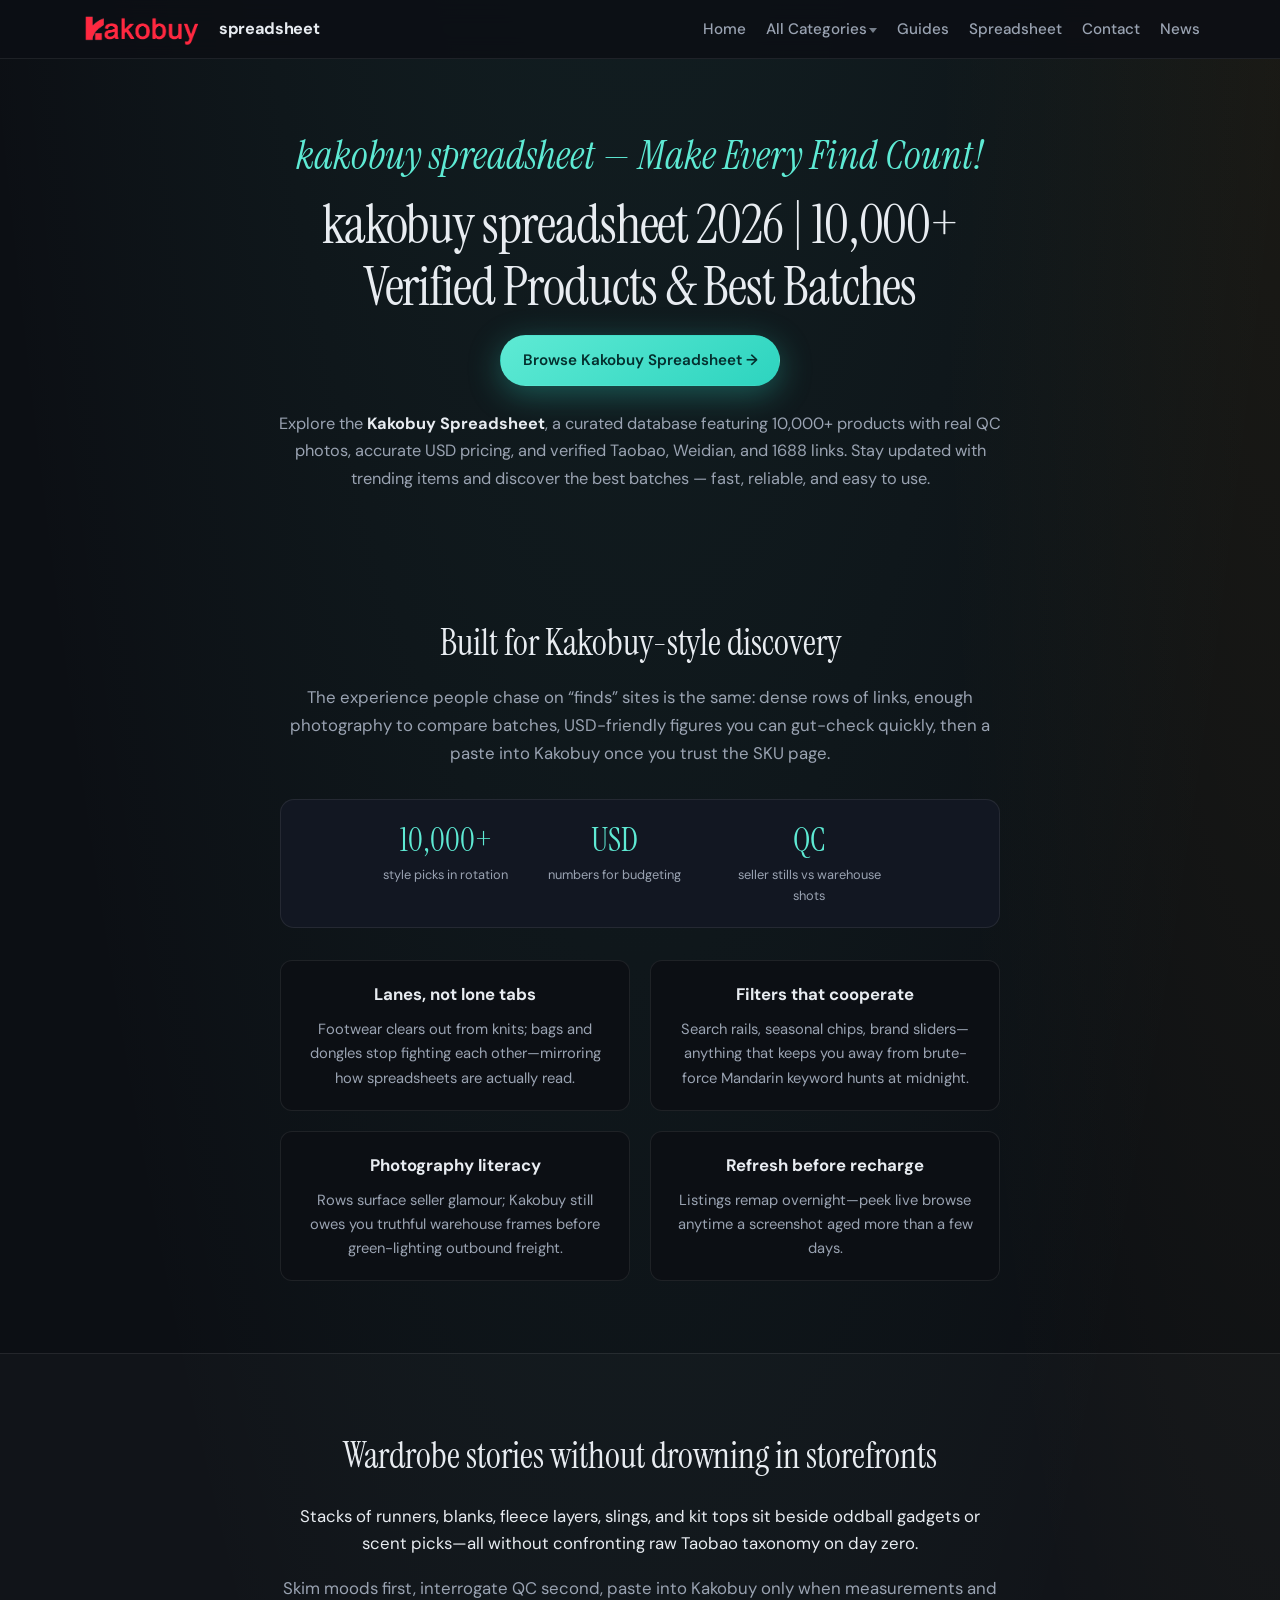
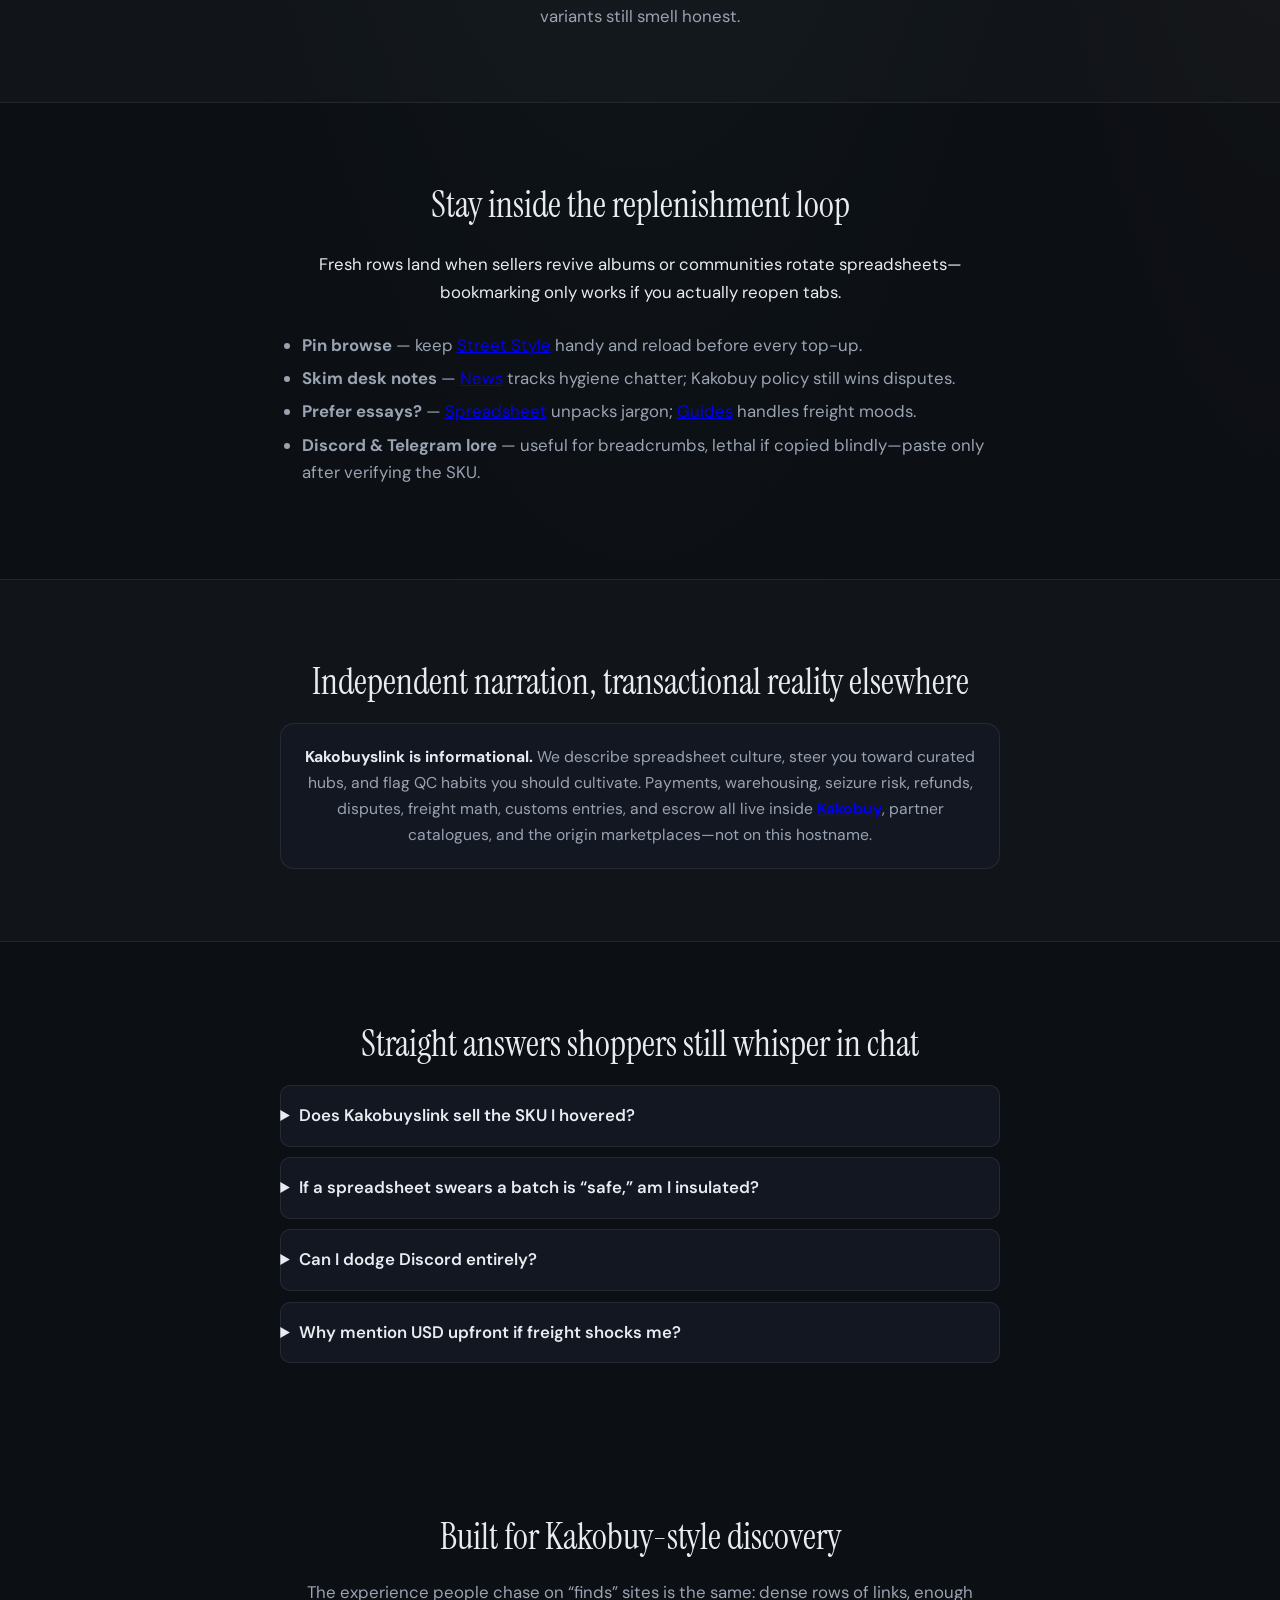
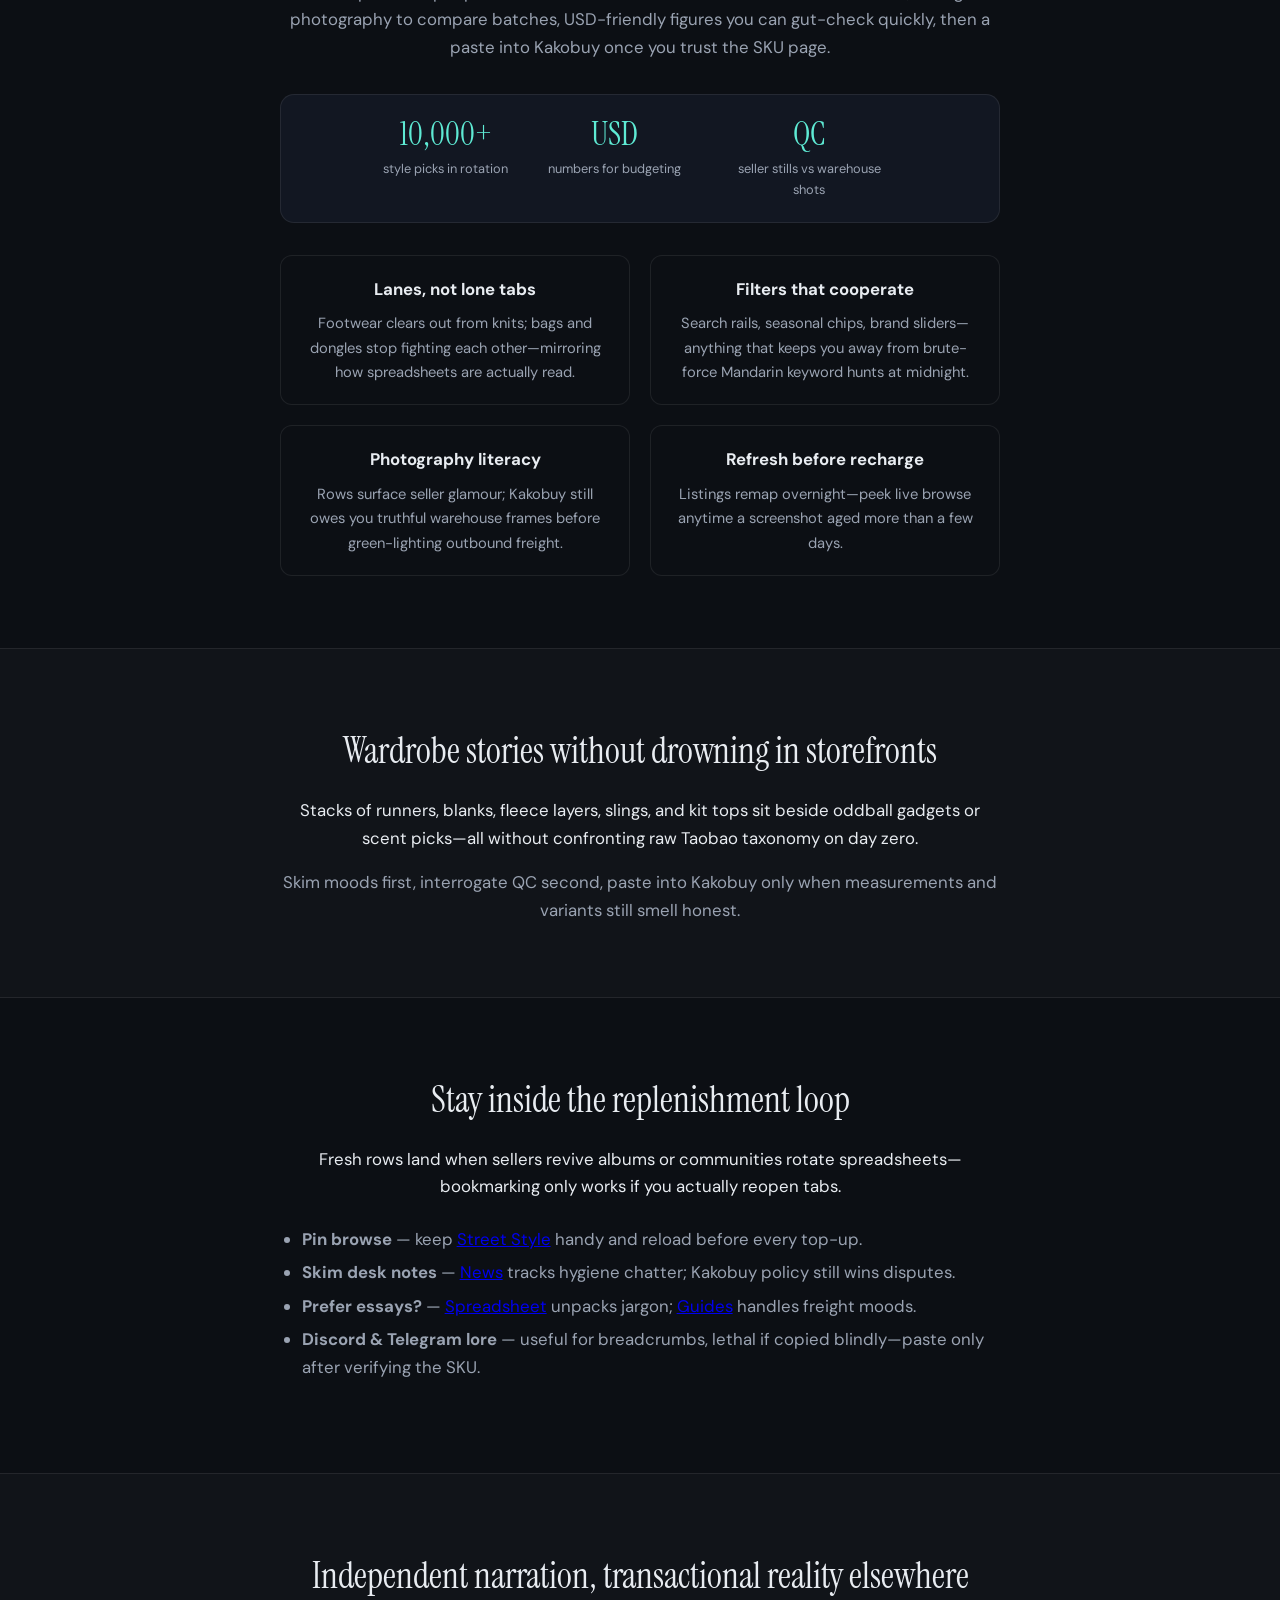
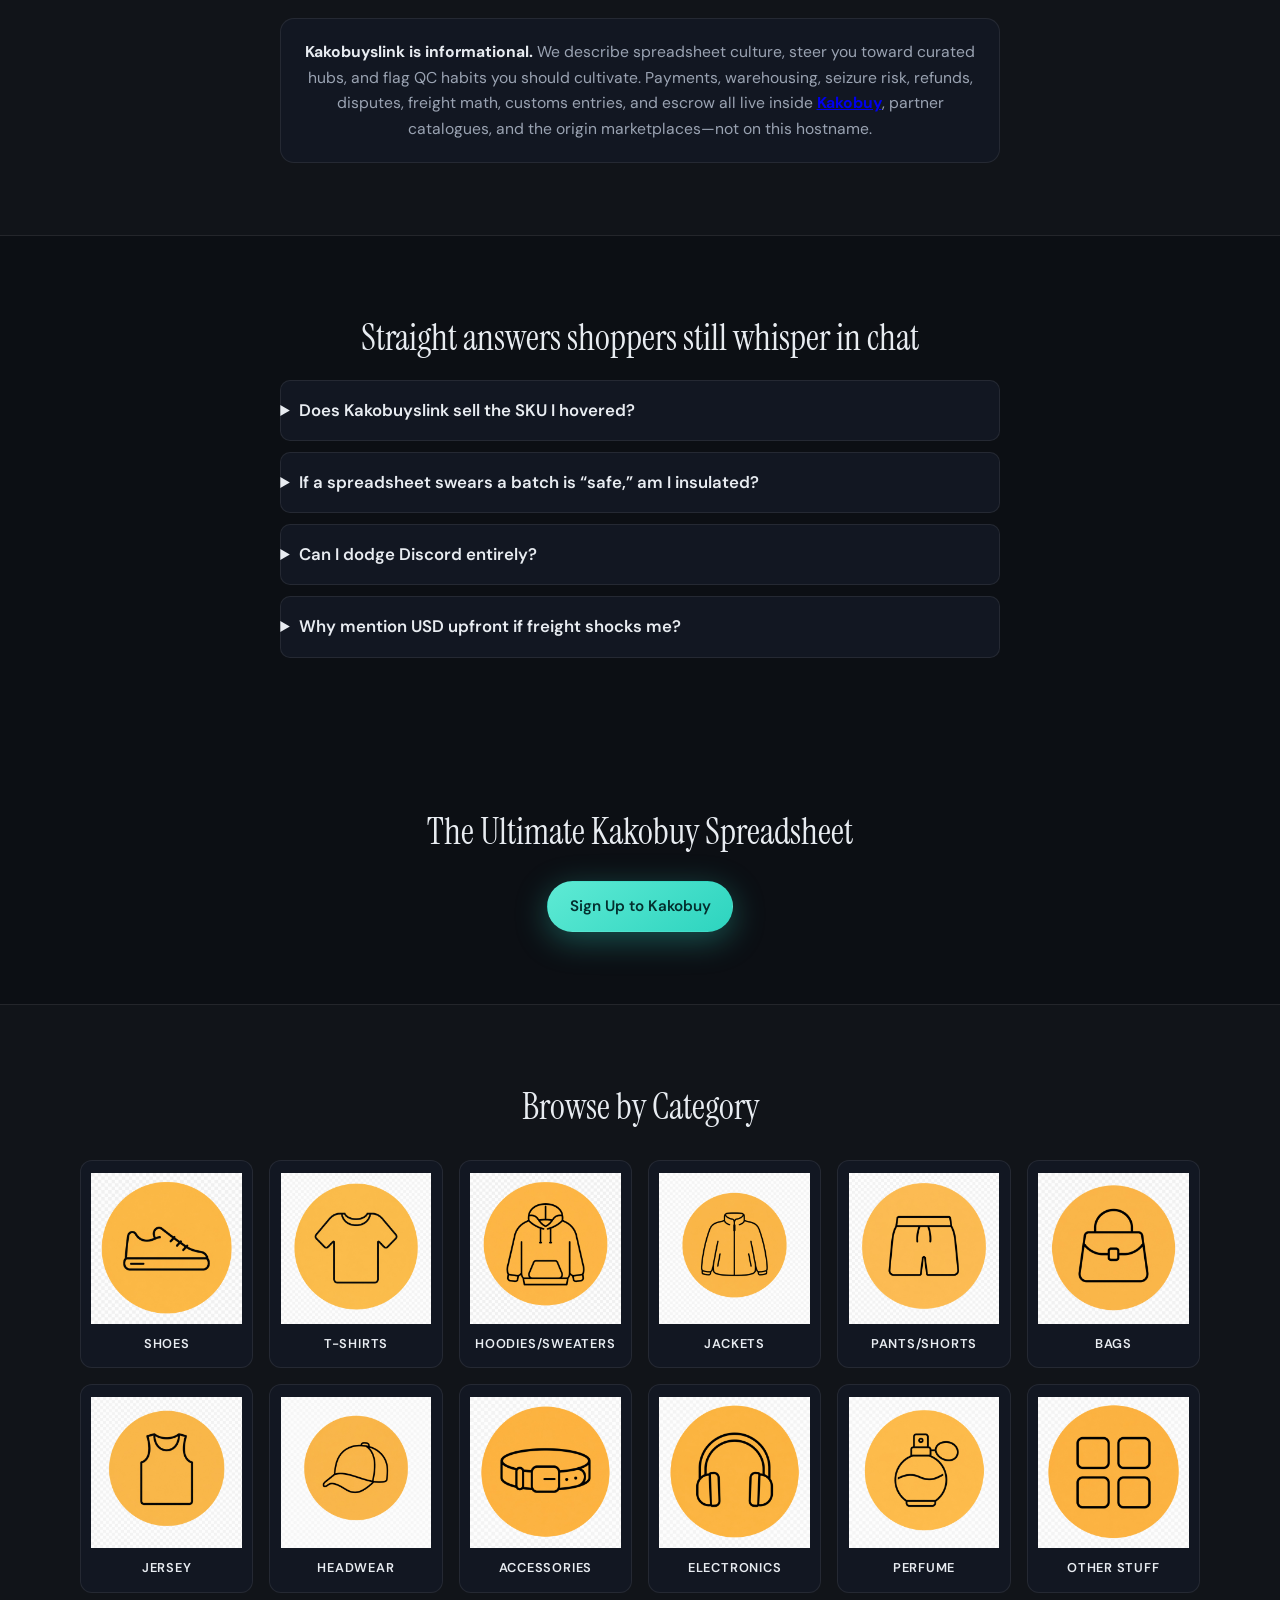
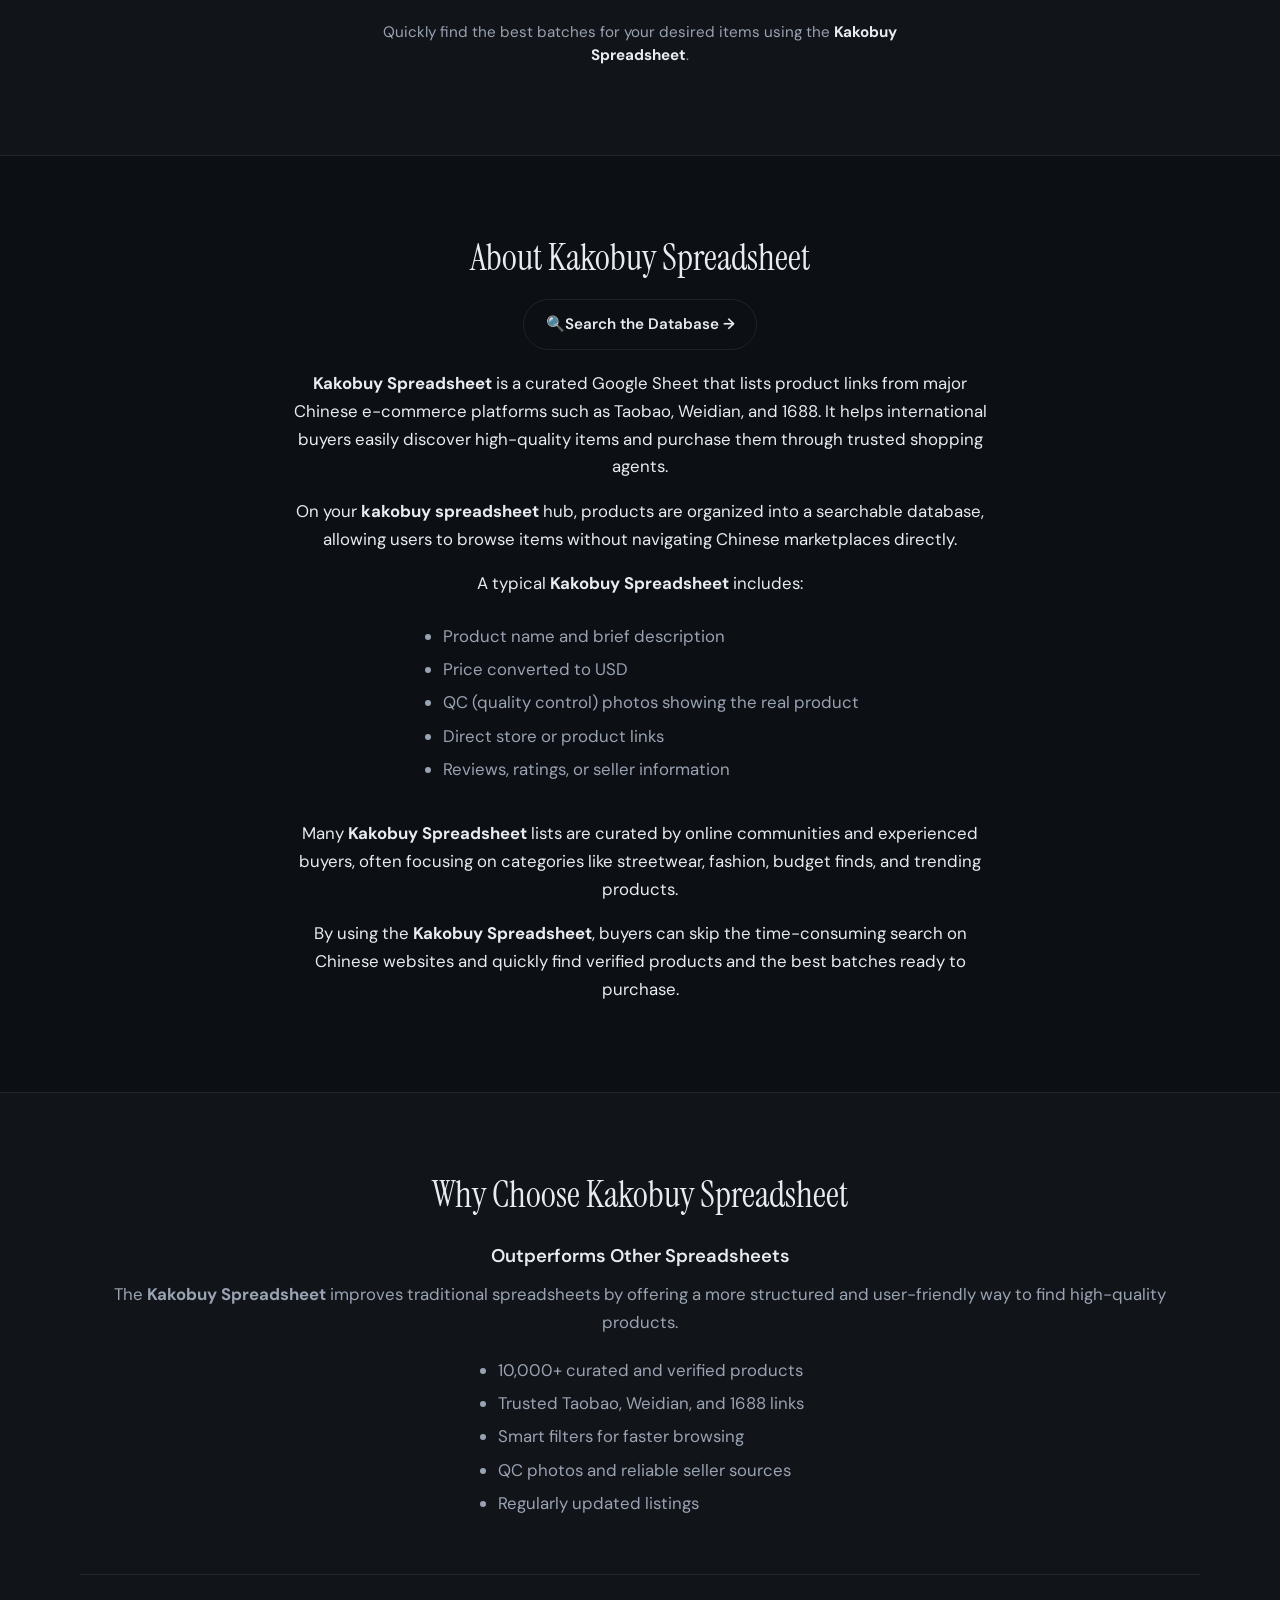
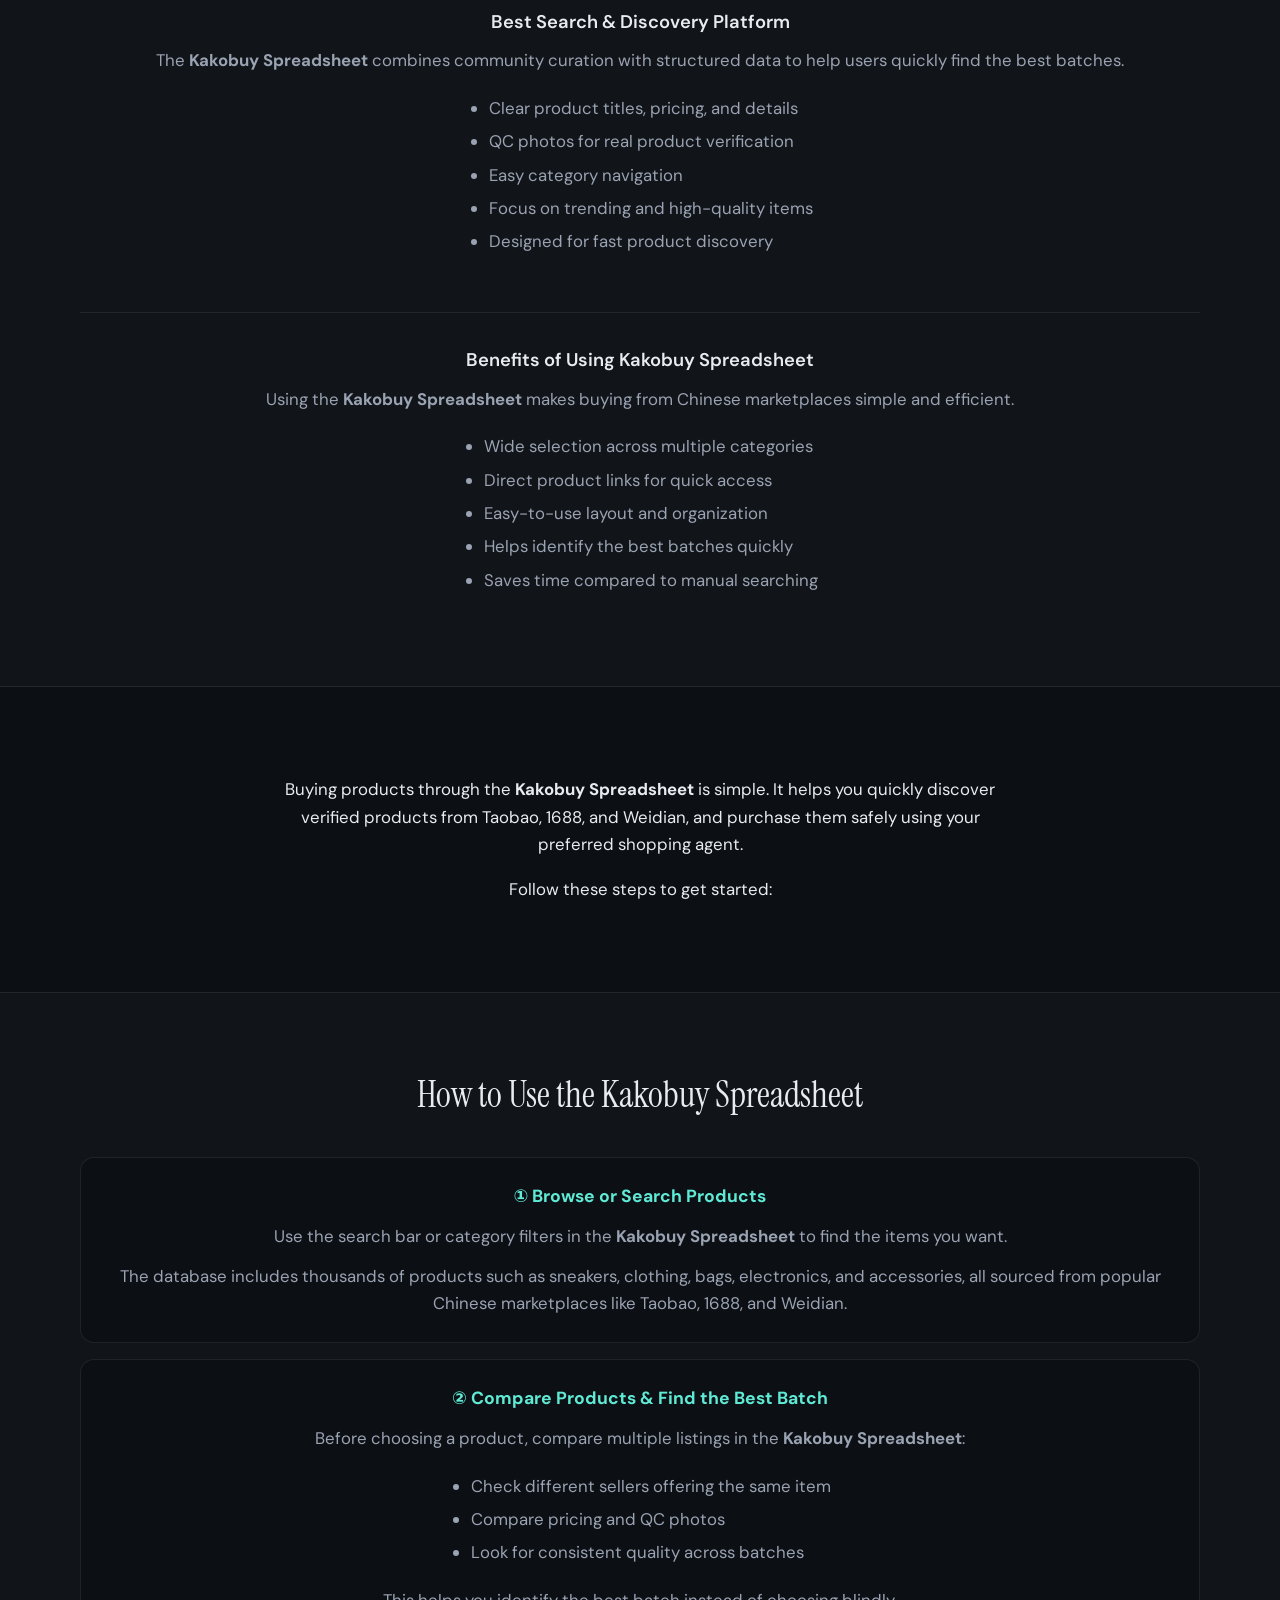
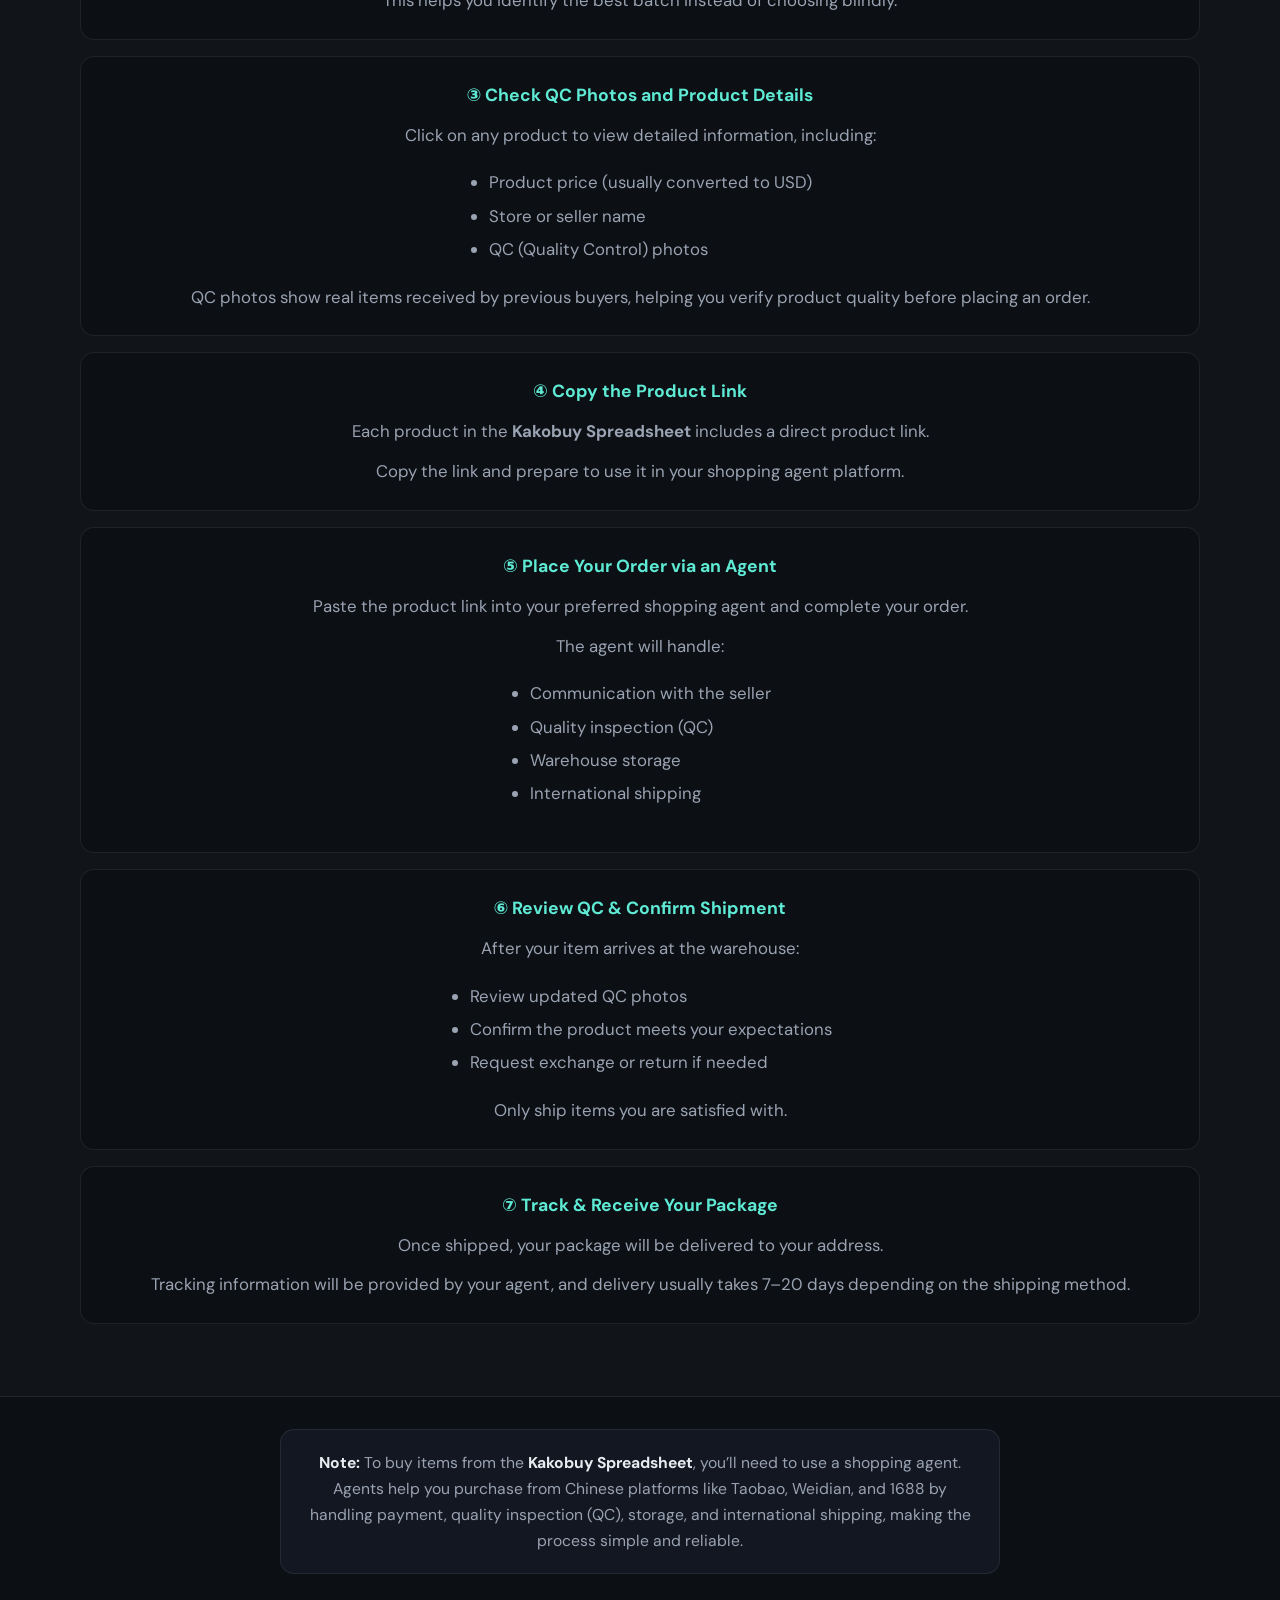
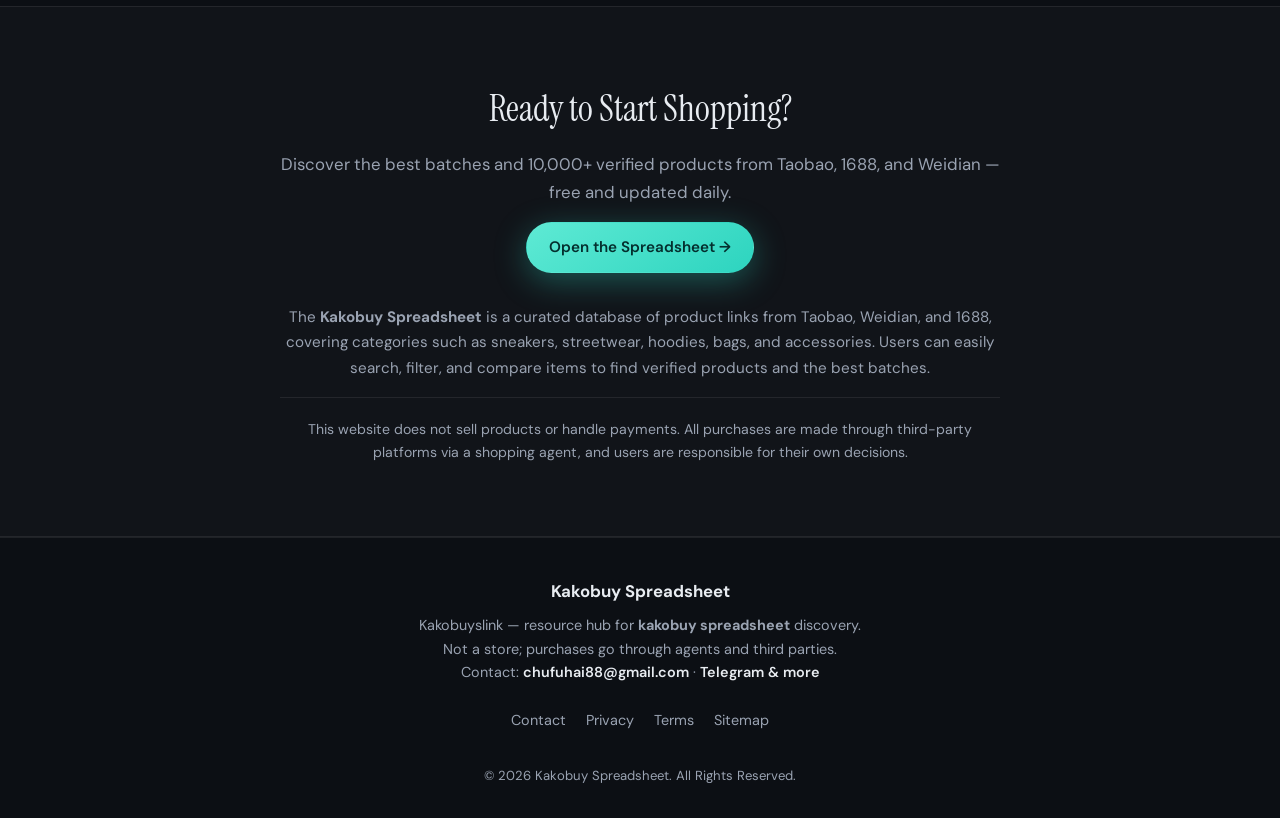
<file: index.html>
<!DOCTYPE html>
<html lang="en">
<head>
  <meta charset="UTF-8">
  <meta name="viewport" content="width=device-width, initial-scale=1">
  <title>kakobuy spreadsheet 2026 | 10,000+ Verified Products &amp; Best Batches | Kakobuyslink</title>
  <meta name="description" content="Explore the Kakobuy Spreadsheet — a curated database with 10,000+ products, real QC photos, accurate USD pricing, and verified Taobao, Weidian, and 1688 links. Find the best batches on Kakobuyslink.">
  <meta name="keywords" content="kakobuy spreadsheet, kakobuy, kakobuyslink, weidian spreadsheet, taobao finds, 1688 spreadsheet, shopping agent, QC photos">
  <link rel="canonical" href="https://kakobuyslink.com/">
  <meta property="og:type" content="website">
  <meta property="og:url" content="https://kakobuyslink.com/">
  <meta property="og:title" content="kakobuy spreadsheet 2026 | 10,000+ Verified Products &amp; Best Batches">
  <meta property="og:description" content="Curated Kakobuy Spreadsheet with real QC photos, USD pricing, and verified links from Taobao, Weidian, and 1688. Updated picks and best batches.">
  <meta property="og:locale" content="en_US">
  <meta property="og:image" content="https://kakobuyslink.com/assets/img/logo-kakobuy-wordmark.png">
  <meta property="og:image:alt" content="Kakobuyslink — Kakobuy Spreadsheet hub">
  <meta name="twitter:card" content="summary_large_image">
  <meta name="twitter:image" content="https://kakobuyslink.com/assets/img/logo-kakobuy-wordmark.png">
  <meta name="twitter:title" content="kakobuy spreadsheet 2026 | Kakobuyslink">
  <meta name="twitter:description" content="10,000+ verified products, QC photos, and trusted marketplace links — the Kakobuy Spreadsheet hub.">
  <link rel="preconnect" href="https://fonts.googleapis.com">
  <link rel="preconnect" href="https://fonts.gstatic.com" crossorigin>
  <link href="https://fonts.googleapis.com/css2?family=DM+Sans:ital,opsz,wght@0,9..40,400;0,9..40,500;0,9..40,600;0,9..40,700;1,9..40,400&family=Instrument+Serif:ital@0;1&display=swap" rel="stylesheet">
  <link rel="icon" type="image/png" href="assets/img/logo-icon.png">
  <link rel="apple-touch-icon" href="assets/img/apple-touch-icon.png">
  <link rel="stylesheet" href="assets/css/style.css">
  <!-- Primary CTAs ("Browse...", "Search the Database...", "Open the Spreadsheet") point to external catalog — update hrefs if URL changes. -->
  <script type="application/ld+json">
  {
    "@context": "https://schema.org",
    "@graph": [
      {
        "@type": "WebSite",
        "@id": "https://kakobuyslink.com/#website",
        "name": "Kakobuyslink",
        "url": "https://kakobuyslink.com/",
        "description": "Kakobuy Spreadsheet — curated product database and guides for agent shopping from Taobao, Weidian, and 1688."
      },
      {
        "@type": "Organization",
        "name": "Kakobuyslink",
        "url": "https://kakobuyslink.com/"
      },
      {
        "@type": "WebPage",
        "@id": "https://kakobuyslink.com/#webpage",
        "name": "kakobuy spreadsheet 2026 | 10,000+ Verified Products & Best Batches",
        "url": "https://kakobuyslink.com/",
        "isPartOf": { "@id": "https://kakobuyslink.com/#website" }
      },
      {
        "@type": "FAQPage",
        "mainEntity": [
          {
            "@type": "Question",
            "name": "What is the Kakobuy spreadsheet?",
            "acceptedAnswer": {
              "@type": "Answer",
              "text": "The Kakobuy spreadsheet is a curated list or database of product links from Chinese marketplaces such as Taobao, Weidian, and 1688. It usually includes USD pricing, QC photos, and seller notes so international buyers can paste links into Kakobuy or another shopping agent to purchase safely."
            }
          },
          {
            "@type": "Question",
            "name": "Do I need a shopping agent to use a Kakobuy spreadsheet?",
            "acceptedAnswer": {
              "@type": "Answer",
              "text": "Yes. Marketplaces like Taobao, Weidian, and 1688 are set up for domestic buyers. A shopping agent handles payment, warehouse QC, consolidation, and international shipping on your behalf."
            }
          }
        ]
      }
    ]
  }
  </script>
</head>
<body>
  <a class="skip-link" href="#main">Skip to content</a>
  <header class="site-header">
    <div class="wrap header-inner">
      <a class="logo" href="/" aria-label="kakobuy spreadsheet home">
        <img class="logo-mark logo-wordmark" src="assets/img/logo-kakobuy-wordmark.png" width="642" height="162" alt="kakobuy" decoding="async">
        <span class="logo-text">spreadsheet</span>
      </a>
      <button type="button" class="nav-toggle" aria-expanded="false" aria-controls="site-nav" id="nav-toggle">
        <span class="nav-toggle-bar"></span>
        <span class="visually-hidden">Menu</span>
      </button>
      <nav class="site-nav" id="site-nav" aria-label="Primary">
        <ul class="nav-primary">
          <li><a href="/">Home</a></li>
          <li class="nav-item-has-sub">
            <a href="https://streetstyle.maisonlooks.com/" class="nav-parent" target="_blank" rel="noopener noreferrer">All Categories <span class="nav-chevron" aria-hidden="true"></span></a>
            <ul class="nav-sub" aria-label="Product categories">
              <li><a href="https://streetstyle.maisonlooks.com/en/c/shoes" target="_blank" rel="noopener noreferrer">Shoes</a></li>
              <li><a href="https://streetstyle.maisonlooks.com/en/search?q=t-shirt" target="_blank" rel="noopener noreferrer">T-Shirts</a></li>
              <li><a href="https://streetstyle.maisonlooks.com/en/search?q=sweatshirt" target="_blank" rel="noopener noreferrer">Hoodies/Sweaters</a></li>
              <li><a href="https://streetstyle.maisonlooks.com/en/c/outerwear" target="_blank" rel="noopener noreferrer">Jackets</a></li>
              <li><a href="https://streetstyle.maisonlooks.com/en/c/bottoms" target="_blank" rel="noopener noreferrer">Pants/Shorts</a></li>
              <li><a href="https://streetstyle.maisonlooks.com/en/search?q=bag" target="_blank" rel="noopener noreferrer">Bags</a></li>
              <li><a href="https://streetstyle.maisonlooks.com/en/search?q=jersey" target="_blank" rel="noopener noreferrer">Jersey</a></li>
              <li><a href="https://streetstyle.maisonlooks.com/en/search?q=cap" target="_blank" rel="noopener noreferrer">Headwear</a></li>
              <li><a href="https://streetstyle.maisonlooks.com/en/c/accessories" target="_blank" rel="noopener noreferrer">Accessories</a></li>
              <li><a href="https://streetstyle.maisonlooks.com/en/c/electronics" target="_blank" rel="noopener noreferrer">Electronics</a></li>
              <li><a href="https://streetstyle.maisonlooks.com/en/c/beauty" target="_blank" rel="noopener noreferrer">Perfume</a></li>
              <li><a href="https://streetstyle.maisonlooks.com/" target="_blank" rel="noopener noreferrer">Other Stuff</a></li>
            </ul>
          </li>
          <li><a href="/guides.html">Guides</a></li>
          <li><a href="/spreadsheet.html">Spreadsheet</a></li>
          <li><a href="/contact.html">Contact</a></li>
          <li><a href="/news.html">News</a></li>
        </ul>
      </nav>
    </div>
  </header>

  <main id="main">
    <section class="hero hero-lit" id="spreadsheet" aria-label="Kakobuy Spreadsheet hero">
      <div class="wrap hero-lit-inner">
        <p class="hero-tagline">kakobuy spreadsheet — Make Every Find Count!</p>
        <h1 class="hero-title">kakobuy spreadsheet 2026 | 10,000+ Verified Products &amp; Best Batches</h1>
        <p class="hero-cta-line">
          <a class="btn btn-primary" href="https://streetstyle.maisonlooks.com/" target="_blank" rel="noopener noreferrer">Browse Kakobuy Spreadsheet →</a>
        </p>
        <p class="hero-lead">Explore the <strong>Kakobuy Spreadsheet</strong>, a curated database featuring 10,000+ products with real QC photos, accurate USD pricing, and verified Taobao, Weidian, and 1688 links. Stay updated with trending items and discover the best batches — fast, reliable, and easy to use.</p>
      </div>    </section>

    <section class="section home-below-fold" id="hub-value" aria-labelledby="hub-value-heading">
      <div class="wrap narrow">
        <h2 id="hub-value-heading">Built for Kakobuy-style discovery</h2>
        <p class="section-intro">The experience people chase on “finds” sites is the same: dense rows of links, enough photography to compare batches, USD-friendly figures you can gut-check quickly, then a paste into Kakobuy once you trust the SKU page.</p>
        <div class="home-stat-strip">
          <div class="home-stat">
            <span class="home-stat-n">10,000+</span>
            <span class="home-stat-l">style picks in rotation</span>
          </div>
          <div class="home-stat">
            <span class="home-stat-n">USD</span>
            <span class="home-stat-l">numbers for budgeting</span>
          </div>
          <div class="home-stat">
            <span class="home-stat-n">QC</span>
            <span class="home-stat-l">seller stills vs warehouse shots</span>
          </div>
        </div>
        <div class="feature-grid home-value-grid">
          <div class="feature">
            <h3>Lanes, not lone tabs</h3>
            <p>Footwear clears out from knits; bags and dongles stop fighting each other—mirroring how spreadsheets are actually read.</p>
          </div>
          <div class="feature">
            <h3>Filters that cooperate</h3>
            <p>Search rails, seasonal chips, brand sliders—anything that keeps you away from brute-force Mandarin keyword hunts at midnight.</p>
          </div>
          <div class="feature">
            <h3>Photography literacy</h3>
            <p>Rows surface seller glamour; Kakobuy still owes you truthful warehouse frames before green-lighting outbound freight.</p>
          </div>
          <div class="feature">
            <h3>Refresh before recharge</h3>
            <p>Listings remap overnight—peek live browse anytime a screenshot aged more than a few days.</p>
          </div>
        </div>
      </div>
    </section>

    <section class="section section-alt home-below-fold" id="fashion-focus" aria-labelledby="fashion-focus-heading">
      <div class="wrap narrow">
        <h2 id="fashion-focus-heading">Wardrobe stories without drowning in storefronts</h2>
        <p>Stacks of runners, blanks, fleece layers, slings, and kit tops sit beside oddball gadgets or scent picks—all without confronting raw Taobao taxonomy on day zero.</p>
        <p class="muted-p">Skim moods first, interrogate QC second, paste into Kakobuy only when measurements and variants still smell honest.</p>
      </div>
    </section>

    <section class="section home-below-fold" id="stay-loop" aria-labelledby="stay-loop-heading">
      <div class="wrap narrow">
        <h2 id="stay-loop-heading">Stay inside the replenishment loop</h2>
        <p>Fresh rows land when sellers revive albums or communities rotate spreadsheets—bookmarking only works if you actually reopen tabs.</p>
        <ul class="content-list home-inline-list">
          <li><strong>Pin browse</strong> — keep <a href="https://streetstyle.maisonlooks.com/" target="_blank" rel="noopener noreferrer">Street Style</a> handy and reload before every top-up.</li>
          <li><strong>Skim desk notes</strong> — <a href="/news.html">News</a> tracks hygiene chatter; Kakobuy policy still wins disputes.</li>
          <li><strong>Prefer essays?</strong> — <a href="/spreadsheet.html">Spreadsheet</a> unpacks jargon; <a href="/guides.html">Guides</a> handles freight moods.</li>
          <li><strong>Discord &amp; Telegram lore</strong> — useful for breadcrumbs, lethal if copied blindly—paste only after verifying the SKU.</li>
        </ul>
      </div>
    </section>

    <section class="section section-alt home-below-fold" id="trust-layer" aria-labelledby="trust-heading">
      <div class="wrap narrow">
        <h2 id="trust-heading">Independent narration, transactional reality elsewhere</h2>
        <p class="agent-note-text home-indie-copy"><strong>Kakobuyslink is informational.</strong> We describe spreadsheet culture, steer you toward curated hubs, and flag QC habits you should cultivate. Payments, warehousing, seizure risk, refunds, disputes, freight math, customs entries, and escrow all live inside <strong><a href="https://kakobuy.com/" target="_blank" rel="noopener noreferrer">Kakobuy</a></strong>, partner catalogues, and the origin marketplaces—not on this hostname.</p>
      </div>
    </section>

    <section class="section home-below-fold home-faq-block" aria-labelledby="home-faq-heading">
      <div class="wrap narrow">
        <h2 id="home-faq-heading">Straight answers shoppers still whisper in chat</h2>
        <div class="home-faq">
          <details>
            <summary>Does Kakobuyslink sell the SKU I hovered?</summary>
            <p>No storefront here—browse partners surface rows, Kakobuy runs checkout, sellers fulfill domestically.</p>
          </details>
          <details>
            <summary>If a spreadsheet swears a batch is “safe,” am I insulated?</summary>
            <p>Community shorthand decays weekly. Verification means repeating sizing, QC, link, and weight checks whenever money moves.</p>
          </details>
          <details>
            <summary>Can I dodge Discord entirely?</summary>
            <p>Yes—the catalogues we link emphasize UI filters. Hobby servers remain optional garnish, not prerequisites.</p>
          </details>
          <details>
            <summary>Why mention USD upfront if freight shocks me?</summary>
            <p>Columns rank intent; Kakobuy’s calculators plus duties, insurance, DIM divisors, and FX finish the terrifying truth.</p>
          </details>
        </div>
      </div>
    </section>

    <section class="section home-below-fold" id="hub-value" aria-labelledby="hub-value-heading">
      <div class="wrap narrow">
        <h2 id="hub-value-heading">Built for Kakobuy-style discovery</h2>
        <p class="section-intro">The experience people chase on “finds” sites is the same: dense rows of links, enough photography to compare batches, USD-friendly figures you can gut-check quickly, then a paste into Kakobuy once you trust the SKU page.</p>
        <div class="home-stat-strip">
          <div class="home-stat">
            <span class="home-stat-n">10,000+</span>
            <span class="home-stat-l">style picks in rotation</span>
          </div>
          <div class="home-stat">
            <span class="home-stat-n">USD</span>
            <span class="home-stat-l">numbers for budgeting</span>
          </div>
          <div class="home-stat">
            <span class="home-stat-n">QC</span>
            <span class="home-stat-l">seller stills vs warehouse shots</span>
          </div>
        </div>
        <div class="feature-grid home-value-grid">
          <div class="feature">
            <h3>Lanes, not lone tabs</h3>
            <p>Footwear clears out from knits; bags and dongles stop fighting each other—mirroring how spreadsheets are actually read.</p>
          </div>
          <div class="feature">
            <h3>Filters that cooperate</h3>
            <p>Search rails, seasonal chips, brand sliders—anything that keeps you away from brute-force Mandarin keyword hunts at midnight.</p>
          </div>
          <div class="feature">
            <h3>Photography literacy</h3>
            <p>Rows surface seller glamour; Kakobuy still owes you truthful warehouse frames before green-lighting outbound freight.</p>
          </div>
          <div class="feature">
            <h3>Refresh before recharge</h3>
            <p>Listings remap overnight—peek live browse anytime a screenshot aged more than a few days.</p>
          </div>
        </div>
      </div>
    </section>

    <section class="section section-alt home-below-fold" id="fashion-focus" aria-labelledby="fashion-focus-heading">
      <div class="wrap narrow">
        <h2 id="fashion-focus-heading">Wardrobe stories without drowning in storefronts</h2>
        <p>Stacks of runners, blanks, fleece layers, slings, and kit tops sit beside oddball gadgets or scent picks—all without confronting raw Taobao taxonomy on day zero.</p>
        <p class="muted-p">Skim moods first, interrogate QC second, paste into Kakobuy only when measurements and variants still smell honest.</p>
      </div>
    </section>

    <section class="section home-below-fold" id="stay-loop" aria-labelledby="stay-loop-heading">
      <div class="wrap narrow">
        <h2 id="stay-loop-heading">Stay inside the replenishment loop</h2>
        <p>Fresh rows land when sellers revive albums or communities rotate spreadsheets—bookmarking only works if you actually reopen tabs.</p>
        <ul class="content-list home-inline-list">
          <li><strong>Pin browse</strong> — keep <a href="https://streetstyle.maisonlooks.com/" target="_blank" rel="noopener noreferrer">Street Style</a> handy and reload before every top-up.</li>
          <li><strong>Skim desk notes</strong> — <a href="/news.html">News</a> tracks hygiene chatter; Kakobuy policy still wins disputes.</li>
          <li><strong>Prefer essays?</strong> — <a href="/spreadsheet.html">Spreadsheet</a> unpacks jargon; <a href="/guides.html">Guides</a> handles freight moods.</li>
          <li><strong>Discord &amp; Telegram lore</strong> — useful for breadcrumbs, lethal if copied blindly—paste only after verifying the SKU.</li>
        </ul>
      </div>
    </section>

    <section class="section section-alt home-below-fold" id="trust-layer" aria-labelledby="trust-heading">
      <div class="wrap narrow">
        <h2 id="trust-heading">Independent narration, transactional reality elsewhere</h2>
        <p class="agent-note-text home-indie-copy"><strong>Kakobuyslink is informational.</strong> We describe spreadsheet culture, steer you toward curated hubs, and flag QC habits you should cultivate. Payments, warehousing, seizure risk, refunds, disputes, freight math, customs entries, and escrow all live inside <strong><a href="https://kakobuy.com/" target="_blank" rel="noopener noreferrer">Kakobuy</a></strong>, partner catalogues, and the origin marketplaces—not on this hostname.</p>
      </div>
    </section>

    <section class="section home-below-fold home-faq-block" aria-labelledby="home-faq-heading">
      <div class="wrap narrow">
        <h2 id="home-faq-heading">Straight answers shoppers still whisper in chat</h2>
        <div class="home-faq">
          <details>
            <summary>Does Kakobuyslink sell the SKU I hovered?</summary>
            <p>No storefront here—browse partners surface rows, Kakobuy runs checkout, sellers fulfill domestically.</p>
          </details>
          <details>
            <summary>If a spreadsheet swears a batch is “safe,” am I insulated?</summary>
            <p>Community shorthand decays weekly. Verification means repeating sizing, QC, link, and weight checks whenever money moves.</p>
          </details>
          <details>
            <summary>Can I dodge Discord entirely?</summary>
            <p>Yes—the catalogues we link emphasize UI filters. Hobby servers remain optional garnish, not prerequisites.</p>
          </details>
          <details>
            <summary>Why mention USD upfront if freight shocks me?</summary>
            <p>Columns rank intent; Kakobuy’s calculators plus duties, insurance, DIM divisors, and FX finish the terrifying truth.</p>
          </details>
        </div>
      </div>
    </section>

    <section class="section section-ultimate" id="ultimate">
      <div class="wrap narrow">
        <h2>The Ultimate Kakobuy Spreadsheet</h2>
        <p class="section-cta">
          <a class="btn btn-primary" href="https://kakobuy.com/" target="_blank" rel="noopener noreferrer">Sign Up to Kakobuy</a>
        </p>
      </div>
    </section>

    <section class="section section-alt section-categories" id="categories">
      <div class="wrap">
        <h2>Browse by Category</h2>
        <div class="category-grid" role="list">
          <a class="cat-tile" id="cat-shoes" role="listitem" href="https://streetstyle.maisonlooks.com/en/c/shoes" target="_blank" rel="noopener noreferrer">
            <img class="cat-tile-thumb" src="assets/img/categories/cat-shoes.png" width="120" height="120" alt="Shoes category" decoding="async" loading="lazy">
            <h3>Shoes</h3>
          </a>
          <a class="cat-tile" id="cat-tshirts" role="listitem" href="https://streetstyle.maisonlooks.com/en/search?q=t-shirt" target="_blank" rel="noopener noreferrer">
            <img class="cat-tile-thumb" src="assets/img/categories/cat-tshirts.png" width="120" height="120" alt="T-Shirts category" decoding="async" loading="lazy">
            <h3>T-Shirts</h3>
          </a>
          <a class="cat-tile" id="cat-hoodies" role="listitem" href="https://streetstyle.maisonlooks.com/en/search?q=sweatshirt" target="_blank" rel="noopener noreferrer">
            <img class="cat-tile-thumb" src="assets/img/categories/cat-hoodies.png" width="120" height="120" alt="Hoodies and sweaters category" decoding="async" loading="lazy">
            <h3>Hoodies/Sweaters</h3>
          </a>
          <a class="cat-tile" id="cat-jackets" role="listitem" href="https://streetstyle.maisonlooks.com/en/c/outerwear" target="_blank" rel="noopener noreferrer">
            <img class="cat-tile-thumb" src="assets/img/categories/cat-jackets.png" width="120" height="120" alt="Jackets category" decoding="async" loading="lazy">
            <h3>Jackets</h3>
          </a>
          <a class="cat-tile" id="cat-pants" role="listitem" href="https://streetstyle.maisonlooks.com/en/c/bottoms" target="_blank" rel="noopener noreferrer">
            <img class="cat-tile-thumb" src="assets/img/categories/cat-pants.png" width="120" height="120" alt="Pants and shorts category" decoding="async" loading="lazy">
            <h3>Pants/Shorts</h3>
          </a>
          <a class="cat-tile" id="cat-bags" role="listitem" href="https://streetstyle.maisonlooks.com/en/search?q=bag" target="_blank" rel="noopener noreferrer">
            <img class="cat-tile-thumb" src="assets/img/categories/cat-bags.png" width="120" height="120" alt="Bags category" decoding="async" loading="lazy">
            <h3>Bags</h3>
          </a>
          <a class="cat-tile" id="cat-jersey" role="listitem" href="https://streetstyle.maisonlooks.com/en/search?q=jersey" target="_blank" rel="noopener noreferrer">
            <img class="cat-tile-thumb" src="assets/img/categories/cat-jersey.png" width="120" height="120" alt="Jersey category" decoding="async" loading="lazy">
            <h3>Jersey</h3>
          </a>
          <a class="cat-tile" id="cat-headwear" role="listitem" href="https://streetstyle.maisonlooks.com/en/search?q=cap" target="_blank" rel="noopener noreferrer">
            <img class="cat-tile-thumb" src="assets/img/categories/cat-headwear.png" width="120" height="120" alt="Headwear category" decoding="async" loading="lazy">
            <h3>Headwear</h3>
          </a>
          <a class="cat-tile" id="cat-accessories" role="listitem" href="https://streetstyle.maisonlooks.com/en/c/accessories" target="_blank" rel="noopener noreferrer">
            <img class="cat-tile-thumb" src="assets/img/categories/cat-accessories.png" width="120" height="120" alt="Accessories category" decoding="async" loading="lazy">
            <h3>Accessories</h3>
          </a>
          <a class="cat-tile" id="cat-electronics" role="listitem" href="https://streetstyle.maisonlooks.com/en/c/electronics" target="_blank" rel="noopener noreferrer">
            <img class="cat-tile-thumb" src="assets/img/categories/cat-electronics.png" width="120" height="120" alt="Electronics category" decoding="async" loading="lazy">
            <h3>Electronics</h3>
          </a>
          <a class="cat-tile" id="cat-perfume" role="listitem" href="https://streetstyle.maisonlooks.com/en/c/beauty" target="_blank" rel="noopener noreferrer">
            <img class="cat-tile-thumb" src="assets/img/categories/cat-perfume.png" width="120" height="120" alt="Perfume category" decoding="async" loading="lazy">
            <h3>Perfume</h3>
          </a>
          <a class="cat-tile" id="cat-other" role="listitem" href="https://streetstyle.maisonlooks.com/" target="_blank" rel="noopener noreferrer">
            <img class="cat-tile-thumb" src="assets/img/categories/cat-other.png" width="120" height="120" alt="Other items category" decoding="async" loading="lazy">
            <h3>Other Stuff</h3>
          </a>
        </div>
        <p class="category-footnote">Quickly find the best batches for your desired items using the <strong>Kakobuy Spreadsheet</strong>.</p>
      </div>
    </section>

    <section class="section" id="about">
      <div class="wrap narrow">
        <h2>About Kakobuy Spreadsheet</h2>
        <p class="section-cta-inline">
          <a class="btn btn-ghost" href="https://streetstyle.maisonlooks.com/" target="_blank" rel="noopener noreferrer">🔍Search the Database →</a>
        </p>
        <p><strong>Kakobuy Spreadsheet</strong> is a curated Google Sheet that lists product links from major Chinese e-commerce platforms such as Taobao, Weidian, and 1688. It helps international buyers easily discover high-quality items and purchase them through trusted shopping agents.</p>
        <p>On your <strong>kakobuy spreadsheet</strong> hub, products are organized into a searchable database, allowing users to browse items without navigating Chinese marketplaces directly.</p>
        <p>A typical <strong>Kakobuy Spreadsheet</strong> includes:</p>
        <ul class="content-list">
          <li>Product name and brief description</li>
          <li>Price converted to USD</li>
          <li>QC (quality control) photos showing the real product</li>
          <li>Direct store or product links</li>
          <li>Reviews, ratings, or seller information</li>
        </ul>
        <p>Many <strong>Kakobuy Spreadsheet</strong> lists are curated by online communities and experienced buyers, often focusing on categories like streetwear, fashion, budget finds, and trending products.</p>
        <p>By using the <strong>Kakobuy Spreadsheet</strong>, buyers can skip the time-consuming search on Chinese websites and quickly find verified products and the best batches ready to purchase.</p>
      </div>
    </section>

    <section class="section section-alt" id="why">
      <div class="wrap">
        <h2>Why Choose Kakobuy Spreadsheet</h2>

        <div class="why-block">
          <h3>Outperforms Other Spreadsheets</h3>
          <p>The <strong>Kakobuy Spreadsheet</strong> improves traditional spreadsheets by offering a more structured and user-friendly way to find high-quality products.</p>
          <ul class="content-list">
            <li>10,000+ curated and verified products</li>
            <li>Trusted Taobao, Weidian, and 1688 links</li>
            <li>Smart filters for faster browsing</li>
            <li>QC photos and reliable seller sources</li>
            <li>Regularly updated listings</li>
          </ul>
        </div>

        <div class="why-block">
          <h3>Best Search &amp; Discovery Platform</h3>
          <p>The <strong>Kakobuy Spreadsheet</strong> combines community curation with structured data to help users quickly find the best batches.</p>
          <ul class="content-list">
            <li>Clear product titles, pricing, and details</li>
            <li>QC photos for real product verification</li>
            <li>Easy category navigation</li>
            <li>Focus on trending and high-quality items</li>
            <li>Designed for fast product discovery</li>
          </ul>
        </div>

        <div class="why-block">
          <h3>Benefits of Using Kakobuy Spreadsheet</h3>
          <p>Using the <strong>Kakobuy Spreadsheet</strong> makes buying from Chinese marketplaces simple and efficient.</p>
          <ul class="content-list">
            <li>Wide selection across multiple categories</li>
            <li>Direct product links for quick access</li>
            <li>Easy-to-use layout and organization</li>
            <li>Helps identify the best batches quickly</li>
            <li>Saves time compared to manual searching</li>
          </ul>
        </div>
      </div>
    </section>

    <section class="section" id="steps-intro">
      <div class="wrap narrow">
        <p>Buying products through the <strong>Kakobuy Spreadsheet</strong> is simple. It helps you quickly discover verified products from Taobao, 1688, and Weidian, and purchase them safely using your preferred shopping agent.</p>
        <p>Follow these steps to get started:</p>
      </div>
    </section>

    <section class="section section-alt steps-section" aria-labelledby="how-to-use">
      <div class="wrap">
        <h2 id="how-to-use">How to Use the Kakobuy Spreadsheet</h2>

        <article class="step-card">
          <h3 class="step-num">① Browse or Search Products</h3>
          <p>Use the search bar or category filters in the <strong>Kakobuy Spreadsheet</strong> to find the items you want.</p>
          <p>The database includes thousands of products such as sneakers, clothing, bags, electronics, and accessories, all sourced from popular Chinese marketplaces like Taobao, 1688, and Weidian.</p>
        </article>

        <article class="step-card">
          <h3 class="step-num">② Compare Products &amp; Find the Best Batch</h3>
          <p>Before choosing a product, compare multiple listings in the <strong>Kakobuy Spreadsheet</strong>:</p>
          <ul class="content-list">
            <li>Check different sellers offering the same item</li>
            <li>Compare pricing and QC photos</li>
            <li>Look for consistent quality across batches</li>
          </ul>
          <p>This helps you identify the best batch instead of choosing blindly.</p>
        </article>

        <article class="step-card">
          <h3 class="step-num">③ Check QC Photos and Product Details</h3>
          <p>Click on any product to view detailed information, including:</p>
          <ul class="content-list">
            <li>Product price (usually converted to USD)</li>
            <li>Store or seller name</li>
            <li>QC (Quality Control) photos</li>
          </ul>
          <p>QC photos show real items received by previous buyers, helping you verify product quality before placing an order.</p>
        </article>

        <article class="step-card">
          <h3 class="step-num">④ Copy the Product Link</h3>
          <p>Each product in the <strong>Kakobuy Spreadsheet</strong> includes a direct product link.</p>
          <p>Copy the link and prepare to use it in your shopping agent platform.</p>
        </article>

        <article class="step-card">
          <h3 class="step-num">⑤ Place Your Order via an Agent</h3>
          <p>Paste the product link into your preferred shopping agent and complete your order.</p>
          <p>The agent will handle:</p>
          <ul class="content-list">
            <li>Communication with the seller</li>
            <li>Quality inspection (QC)</li>
            <li>Warehouse storage</li>
            <li>International shipping</li>
          </ul>
        </article>

        <article class="step-card">
          <h3 class="step-num">⑥ Review QC &amp; Confirm Shipment</h3>
          <p>After your item arrives at the warehouse:</p>
          <ul class="content-list">
            <li>Review updated QC photos</li>
            <li>Confirm the product meets your expectations</li>
            <li>Request exchange or return if needed</li>
          </ul>
          <p>Only ship items you are satisfied with.</p>
        </article>

        <article class="step-card">
          <h3 class="step-num">⑦ Track &amp; Receive Your Package</h3>
          <p>Once shipped, your package will be delivered to your address.</p>
          <p>Tracking information will be provided by your agent, and delivery usually takes 7–20 days depending on the shipping method.</p>
        </article>
      </div>
    </section>

    <section class="section agent-note" id="agent-note">
      <div class="wrap narrow">
        <p class="agent-note-text"><strong>Note:</strong> To buy items from the <strong>Kakobuy Spreadsheet</strong>, you’ll need to use a shopping agent. Agents help you purchase from Chinese platforms like Taobao, Weidian, and 1688 by handling payment, quality inspection (QC), storage, and international shipping, making the process simple and reliable.</p>
      </div>
    </section>

    <section class="section section-alt section-final-cta" id="ready">
      <div class="wrap narrow">
        <h2>Ready to Start Shopping?</h2>
        <p>Discover the best batches and 10,000+ verified products from Taobao, 1688, and Weidian — free and updated daily.</p>
        <p class="section-cta">
          <a class="btn btn-primary" href="https://streetstyle.maisonlooks.com/" target="_blank" rel="noopener noreferrer">Open the Spreadsheet →</a>
        </p>
        <p class="closing-summary">The <strong>Kakobuy Spreadsheet</strong> is a curated database of product links from Taobao, Weidian, and 1688, covering categories such as sneakers, streetwear, hoodies, bags, and accessories. Users can easily search, filter, and compare items to find verified products and the best batches.</p>
        <p class="disclaimer">This website does not sell products or handle payments. All purchases are made through third-party platforms via a shopping agent, and users are responsible for their own decisions.</p>
      </div>
    </section>
  </main>

  <footer class="site-footer" id="contact">
    <div class="wrap footer-grid">
      <div>
        <p class="footer-brand"><a href="https://kakobuyslink.com/">Kakobuy Spreadsheet</a></p>
        <p class="footer-note">Kakobuyslink — resource hub for <strong>kakobuy spreadsheet</strong> discovery. Not a store; purchases go through agents and third parties. Contact: <a href="mailto:chufuhai88@gmail.com">chufuhai88@gmail.com</a> · <a href="/contact.html">Telegram &amp; more</a></p>
      </div>
      <div class="footer-links">
        <a href="/contact.html">Contact</a>
        <a href="/privacy.html">Privacy</a>
        <a href="/terms.html">Terms</a>
        <a href="https://kakobuyslink.com/sitemap.xml">Sitemap</a>
      </div>
    </div>
    <p class="copyright">© <span id="year"></span> <a href="https://kakobuyslink.com/">Kakobuy Spreadsheet</a>. All Rights Reserved.</p>
  </footer>

  <script src="assets/js/main.js" defer></script>
</body>
</html>
</file>
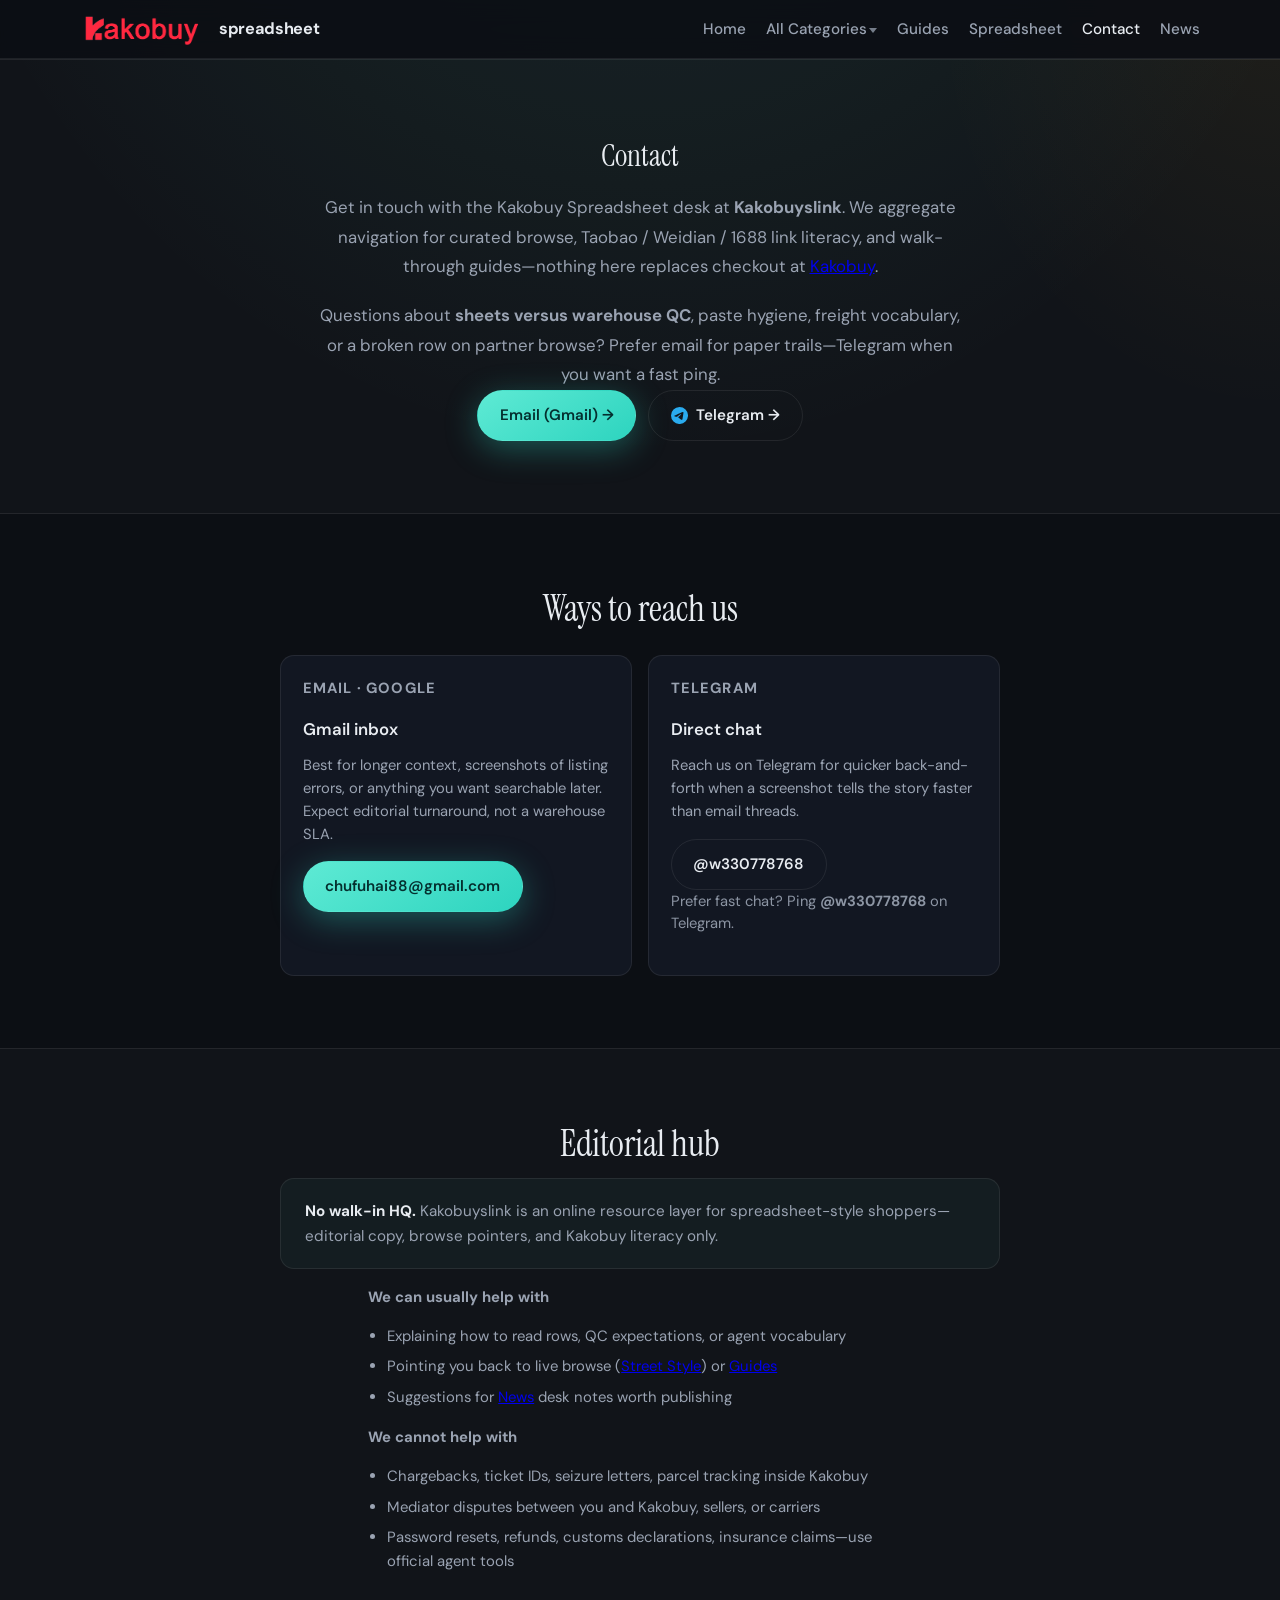
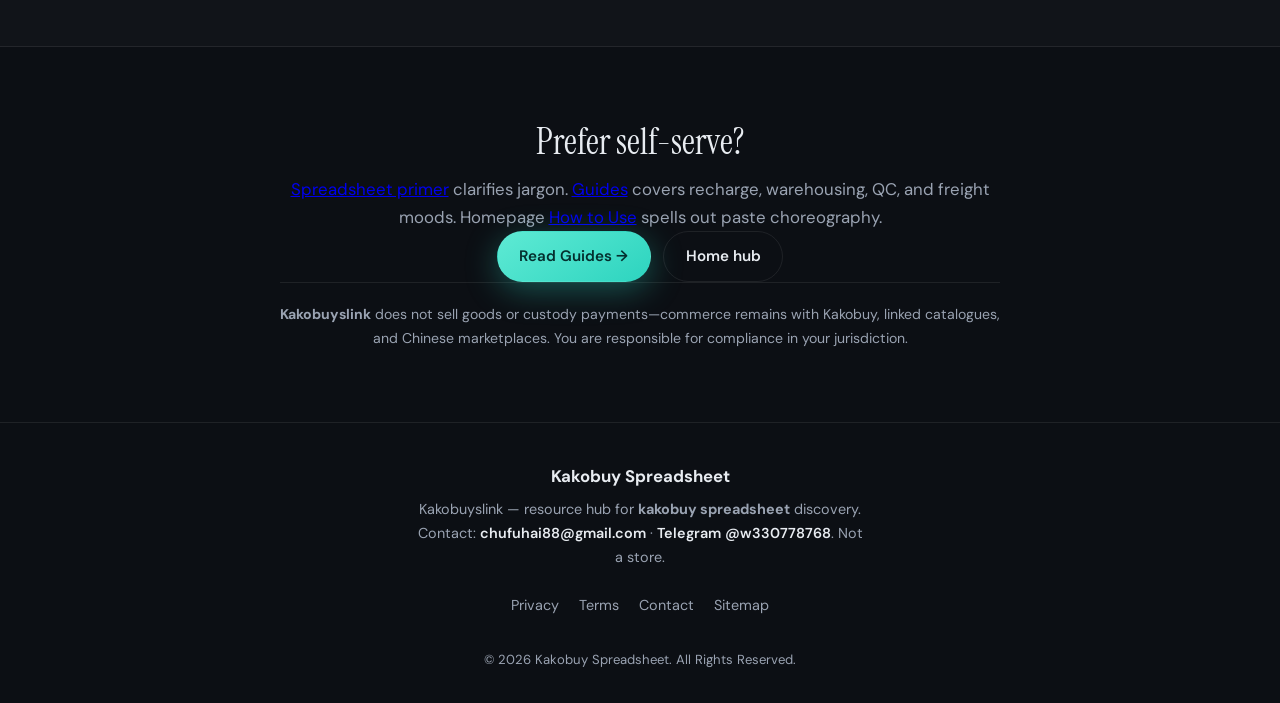
<file: contact.html>
<!DOCTYPE html>
<html lang="en">
<head>
  <meta charset="UTF-8">
  <meta name="viewport" content="width=device-width, initial-scale=1">
  <title>Contact Kakobuy Spreadsheet | Kakobuyslink</title>
  <meta name="description" content="Reach Kakobuyslink about Kakobuy spreadsheet tips, sourcing questions, or site feedback via Gmail or Telegram — we do not process orders or payments.">
  <link rel="canonical" href="https://kakobuyslink.com/contact.html">
  <link rel="preconnect" href="https://fonts.googleapis.com">
  <link rel="preconnect" href="https://fonts.gstatic.com" crossorigin>
  <link href="https://fonts.googleapis.com/css2?family=DM+Sans:ital,opsz,wght@0,9..40,400;0,9..40,500;0,9..40,600;0,9..40,700;1,9..40,400&family=Instrument+Serif:ital@0;1&display=swap" rel="stylesheet">
  <link rel="icon" type="image/png" href="assets/img/logo-icon.png">
  <link rel="apple-touch-icon" href="assets/img/apple-touch-icon.png">
  <link rel="stylesheet" href="assets/css/style.css">
</head>
<body class="page-contact">
  <a class="skip-link" href="#main">Skip to content</a>
  <header class="site-header">
    <div class="wrap header-inner">
      <a class="logo" href="/" aria-label="kakobuy spreadsheet home">
        <img class="logo-mark logo-wordmark" src="assets/img/logo-kakobuy-wordmark.png" width="642" height="162" alt="kakobuy" decoding="async">
        <span class="logo-text">spreadsheet</span>
      </a>
      <button type="button" class="nav-toggle" aria-expanded="false" aria-controls="site-nav" id="nav-toggle">
        <span class="nav-toggle-bar"></span>
        <span class="visually-hidden">Menu</span>
      </button>
      <nav class="site-nav" id="site-nav" aria-label="Primary">
        <ul class="nav-primary">
          <li><a href="/">Home</a></li>
          <li class="nav-item-has-sub">
            <a href="https://streetstyle.maisonlooks.com/" class="nav-parent" target="_blank" rel="noopener noreferrer">All Categories <span class="nav-chevron" aria-hidden="true"></span></a>
            <ul class="nav-sub" aria-label="Product categories">
              <li><a href="https://streetstyle.maisonlooks.com/en/c/shoes" target="_blank" rel="noopener noreferrer">Shoes</a></li>
              <li><a href="https://streetstyle.maisonlooks.com/en/search?q=t-shirt" target="_blank" rel="noopener noreferrer">T-Shirts</a></li>
              <li><a href="https://streetstyle.maisonlooks.com/en/search?q=sweatshirt" target="_blank" rel="noopener noreferrer">Hoodies/Sweaters</a></li>
              <li><a href="https://streetstyle.maisonlooks.com/en/c/outerwear" target="_blank" rel="noopener noreferrer">Jackets</a></li>
              <li><a href="https://streetstyle.maisonlooks.com/en/c/bottoms" target="_blank" rel="noopener noreferrer">Pants/Shorts</a></li>
              <li><a href="https://streetstyle.maisonlooks.com/en/search?q=bag" target="_blank" rel="noopener noreferrer">Bags</a></li>
              <li><a href="https://streetstyle.maisonlooks.com/en/search?q=jersey" target="_blank" rel="noopener noreferrer">Jersey</a></li>
              <li><a href="https://streetstyle.maisonlooks.com/en/search?q=cap" target="_blank" rel="noopener noreferrer">Headwear</a></li>
              <li><a href="https://streetstyle.maisonlooks.com/en/c/accessories" target="_blank" rel="noopener noreferrer">Accessories</a></li>
              <li><a href="https://streetstyle.maisonlooks.com/en/c/electronics" target="_blank" rel="noopener noreferrer">Electronics</a></li>
              <li><a href="https://streetstyle.maisonlooks.com/en/c/beauty" target="_blank" rel="noopener noreferrer">Perfume</a></li>
              <li><a href="https://streetstyle.maisonlooks.com/" target="_blank" rel="noopener noreferrer">Other Stuff</a></li>
            </ul>
          </li>
          <li><a href="/guides.html">Guides</a></li>
          <li><a href="/spreadsheet.html">Spreadsheet</a></li>
          <li><a href="/contact.html" aria-current="page">Contact</a></li>
          <li><a href="/news.html">News</a></li>
        </ul>
      </nav>
    </div>
  </header>

  <main id="main">
    <section class="section section-alt nav-guides contact-quick" aria-labelledby="contact-h1">
      <div class="wrap narrow">
        <h1 id="contact-h1">Contact</h1>
        <p class="contact-lede">Get in touch with the Kakobuy Spreadsheet desk at <strong>Kakobuyslink</strong>. We aggregate navigation for curated browse, Taobao / Weidian / 1688 link literacy, and walk-through guides—nothing here replaces checkout at <a href="https://kakobuy.com/" target="_blank" rel="noopener noreferrer">Kakobuy</a>.</p>
        <p class="contact-lede contact-lede-tight">Questions about <strong>sheets versus warehouse QC</strong>, paste hygiene, freight vocabulary, or a broken row on partner browse? Prefer email for paper trails—Telegram when you want a fast ping.</p>
        <p class="section-cta">
          <a class="btn btn-primary" href="mailto:chufuhai88@gmail.com?subject=Kakobuyslink%20question">Email (Gmail) →</a>
          <a class="btn btn-ghost contact-telegram-cta-btn" href="https://t.me/w330778768" target="_blank" rel="noopener noreferrer">
            <svg class="contact-telegram-cta-mark" xmlns="http://www.w3.org/2000/svg" viewBox="0 0 24 24" aria-hidden="true" focusable="false" fill="currentColor">
              <path d="M11.944 0A12 12 0 0 0 0 12a12 12 0 0 0 12 12 12 12 0 0 0 12-12A12 12 0 0 0 12 0a12 12 0 0 0-.056 0zm4.962 7.224c.1-.002.321.023.465.14a.506.506 0 0 1 .171.325c.016.093.036.306.02.472-.18 1.898-.962 6.502-1.36 8.627-.168.9-.499 1.201-.82 1.23-.696.065-1.225-.46-1.9-.902-1.056-.693-1.653-1.124-2.678-1.8-1.185-.78-.417-1.21.258-1.91.177-.184 3.247-2.977 3.307-3.23.007-.032.014-.15-.056-.212s-.174-.041-.249-.024c-.106.024-1.793 1.14-5.061 3.345-.48.33-.913.49-1.302.48-.428-.008-1.252-.241-1.865-.44-.752-.245-1.349-.374-1.297-.789.027-.216.325-.437.893-.663 3.498-1.524 5.83-2.529 6.998-3.014 3.332-1.386 4.025-1.627 4.476-1.635z"/>
            </svg>
            <span>Telegram →</span>
          </a>
        </p>
      </div>
    </section>

    <section class="section contact-reading" aria-labelledby="contact-channels-heading">
      <div class="wrap narrow">
        <h2 id="contact-channels-heading" class="guides-section-title">Ways to reach us</h2>
        <div class="contact-methods-grid">
          <article class="contact-channel-card">
            <p class="contact-channel-label">Email · Google</p>
            <h3>Gmail inbox</h3>
            <p>Best for longer context, screenshots of listing errors, or anything you want searchable later. Expect editorial turnaround, not a warehouse SLA.</p>
            <a class="btn btn-primary" href="mailto:chufuhai88@gmail.com">chufuhai88@gmail.com</a>
          </article>
          <article class="contact-channel-card">
            <p class="contact-channel-label">Telegram</p>
            <h3>Direct chat</h3>
            <p>Reach us on Telegram for quicker back-and-forth when a screenshot tells the story faster than email threads.</p>
            <a class="btn btn-ghost" href="https://t.me/w330778768" target="_blank" rel="noopener noreferrer">@w330778768</a>
            <p class="contact-telegram-note">Prefer fast chat? Ping <strong>@w330778768</strong> on Telegram.</p>
          </article>
        </div>
      </div>
    </section>

    <section class="section section-alt contact-reading" aria-labelledby="hub-panel-heading">
      <div class="wrap narrow">
        <h2 id="hub-panel-heading" class="guides-section-title">Editorial hub</h2>
        <p class="contact-hub-panel"><strong>No walk-in HQ.</strong> Kakobuyslink is an online resource layer for spreadsheet-style shoppers—editorial copy, browse pointers, and Kakobuy literacy only.</p>

        <div class="contact-scope-list">
          <p><strong>We can usually help with</strong></p>
          <ul>
            <li>Explaining how to read rows, QC expectations, or agent vocabulary</li>
            <li>Pointing you back to live browse (<a href="https://streetstyle.maisonlooks.com/" target="_blank" rel="noopener noreferrer">Street Style</a>) or <a href="/guides.html">Guides</a></li>
            <li>Suggestions for <a href="/news.html">News</a> desk notes worth publishing</li>
          </ul>
          <p style="margin-top: 1rem;"><strong>We cannot help with</strong></p>
          <ul>
            <li>Chargebacks, ticket IDs, seizure letters, parcel tracking inside Kakobuy</li>
            <li>Mediator disputes between you and Kakobuy, sellers, or carriers</li>
            <li>Password resets, refunds, customs declarations, insurance claims—use official agent tools</li>
          </ul>
        </div>
      </div>
    </section>

    <section class="section contact-reading contact-foot" aria-labelledby="stay-informed">
      <div class="wrap narrow">
        <h2 id="stay-informed" class="guides-section-title">Prefer self-serve?</h2>
        <p class="muted-p"><a href="/spreadsheet.html">Spreadsheet primer</a> clarifies jargon. <a href="/guides.html">Guides</a> covers recharge, warehousing, QC, and freight moods. Homepage <a href="/#how-to-use">How to Use</a> spells out paste choreography.</p>
        <p class="section-cta">
          <a class="btn btn-primary" href="/guides.html">Read Guides →</a>
          <a class="btn btn-ghost" href="/">Home hub</a>
        </p>
        <p class="disclaimer" style="margin-top: 1.75rem; font-size: 0.88rem;"><strong>Kakobuyslink</strong> does not sell goods or custody payments—commerce remains with Kakobuy, linked catalogues, and Chinese marketplaces. You are responsible for compliance in your jurisdiction.</p>
      </div>
    </section>
  </main>

  <footer class="site-footer" id="contact">
    <div class="wrap footer-grid">
      <div>
        <p class="footer-brand"><a href="https://kakobuyslink.com/">Kakobuy Spreadsheet</a></p>
        <p class="footer-note">Kakobuyslink — resource hub for <strong>kakobuy spreadsheet</strong> discovery. Contact: <a href="mailto:chufuhai88@gmail.com">chufuhai88@gmail.com</a> · <a href="https://t.me/w330778768" target="_blank" rel="noopener noreferrer">Telegram @w330778768</a>. Not a store.</p>
      </div>
      <div class="footer-links">
        <a href="/privacy.html">Privacy</a>
        <a href="/terms.html">Terms</a>
        <a href="/contact.html">Contact</a>
        <a href="https://kakobuyslink.com/sitemap.xml">Sitemap</a>
      </div>
    </div>
    <p class="copyright">© <span id="year"></span> <a href="https://kakobuyslink.com/">Kakobuy Spreadsheet</a>. All Rights Reserved.</p>
  </footer>

  <script src="assets/js/main.js" defer></script>
</body>
</html>
</file>
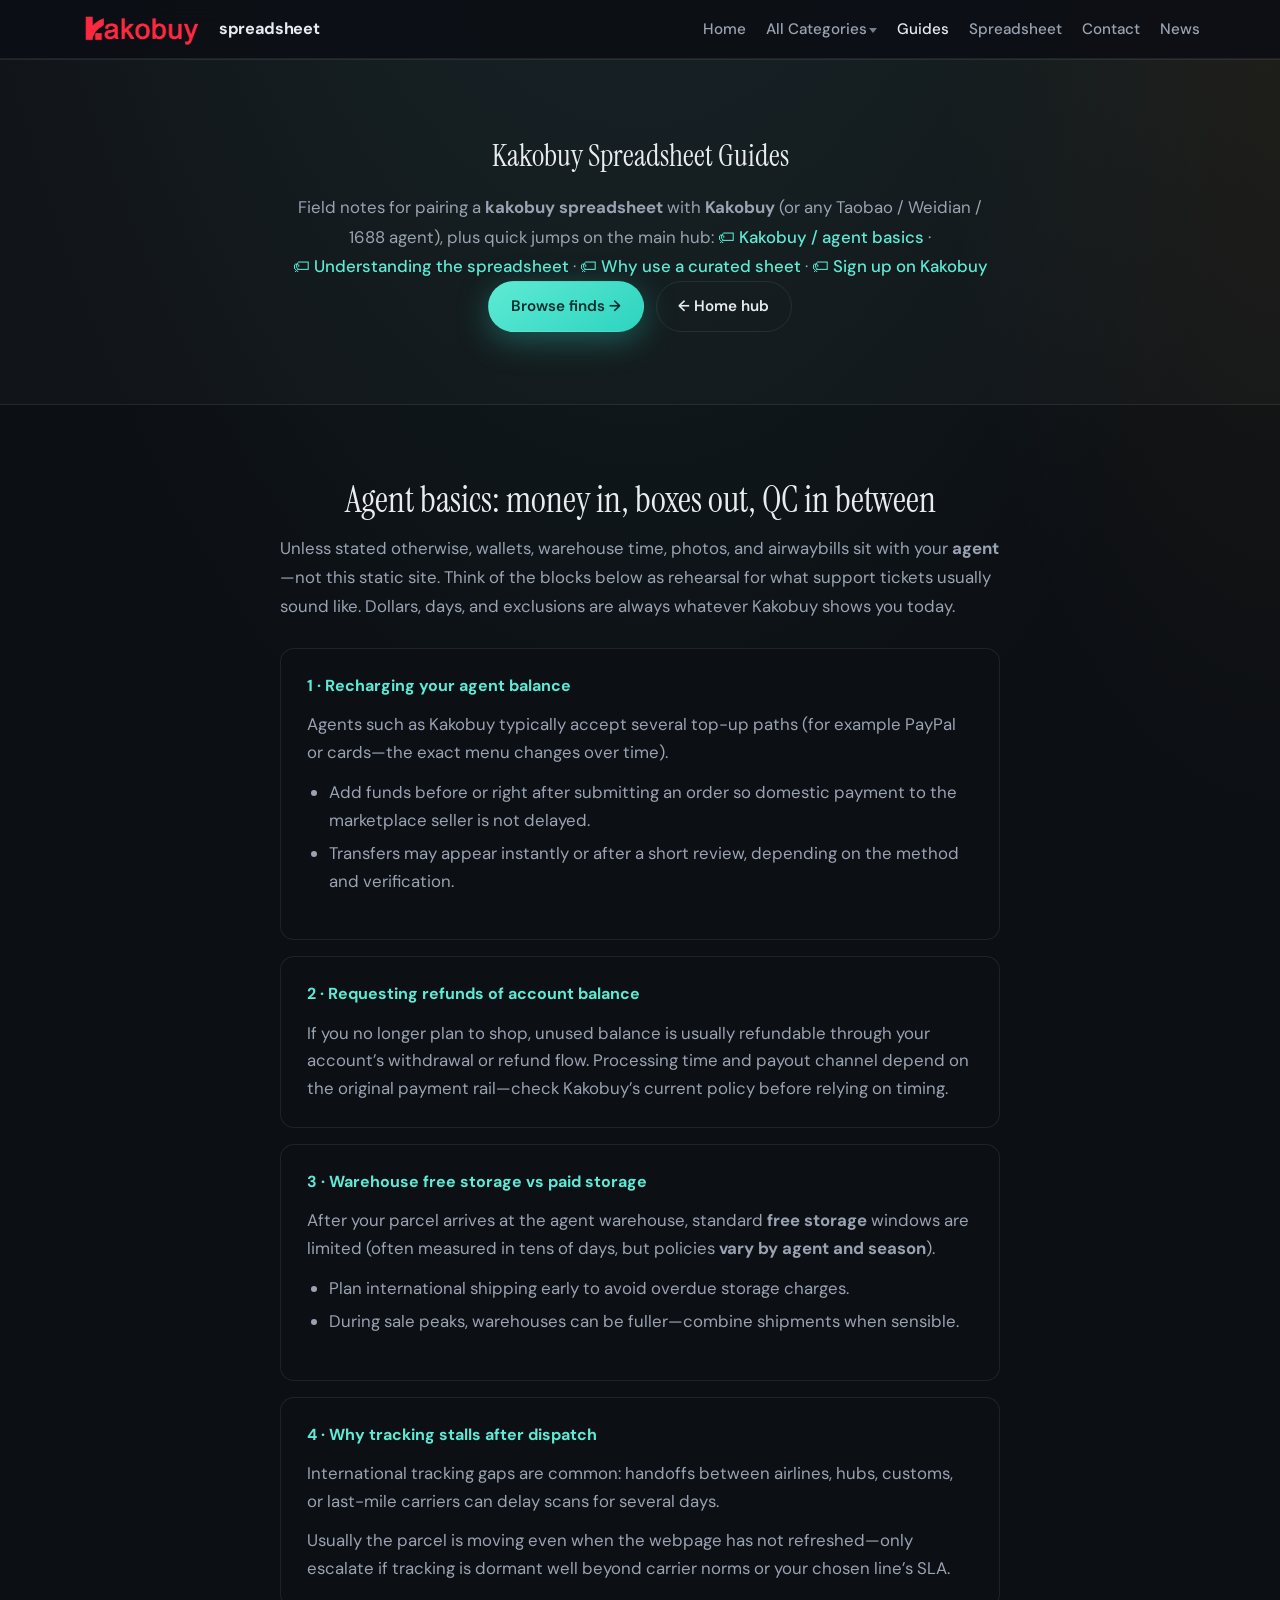
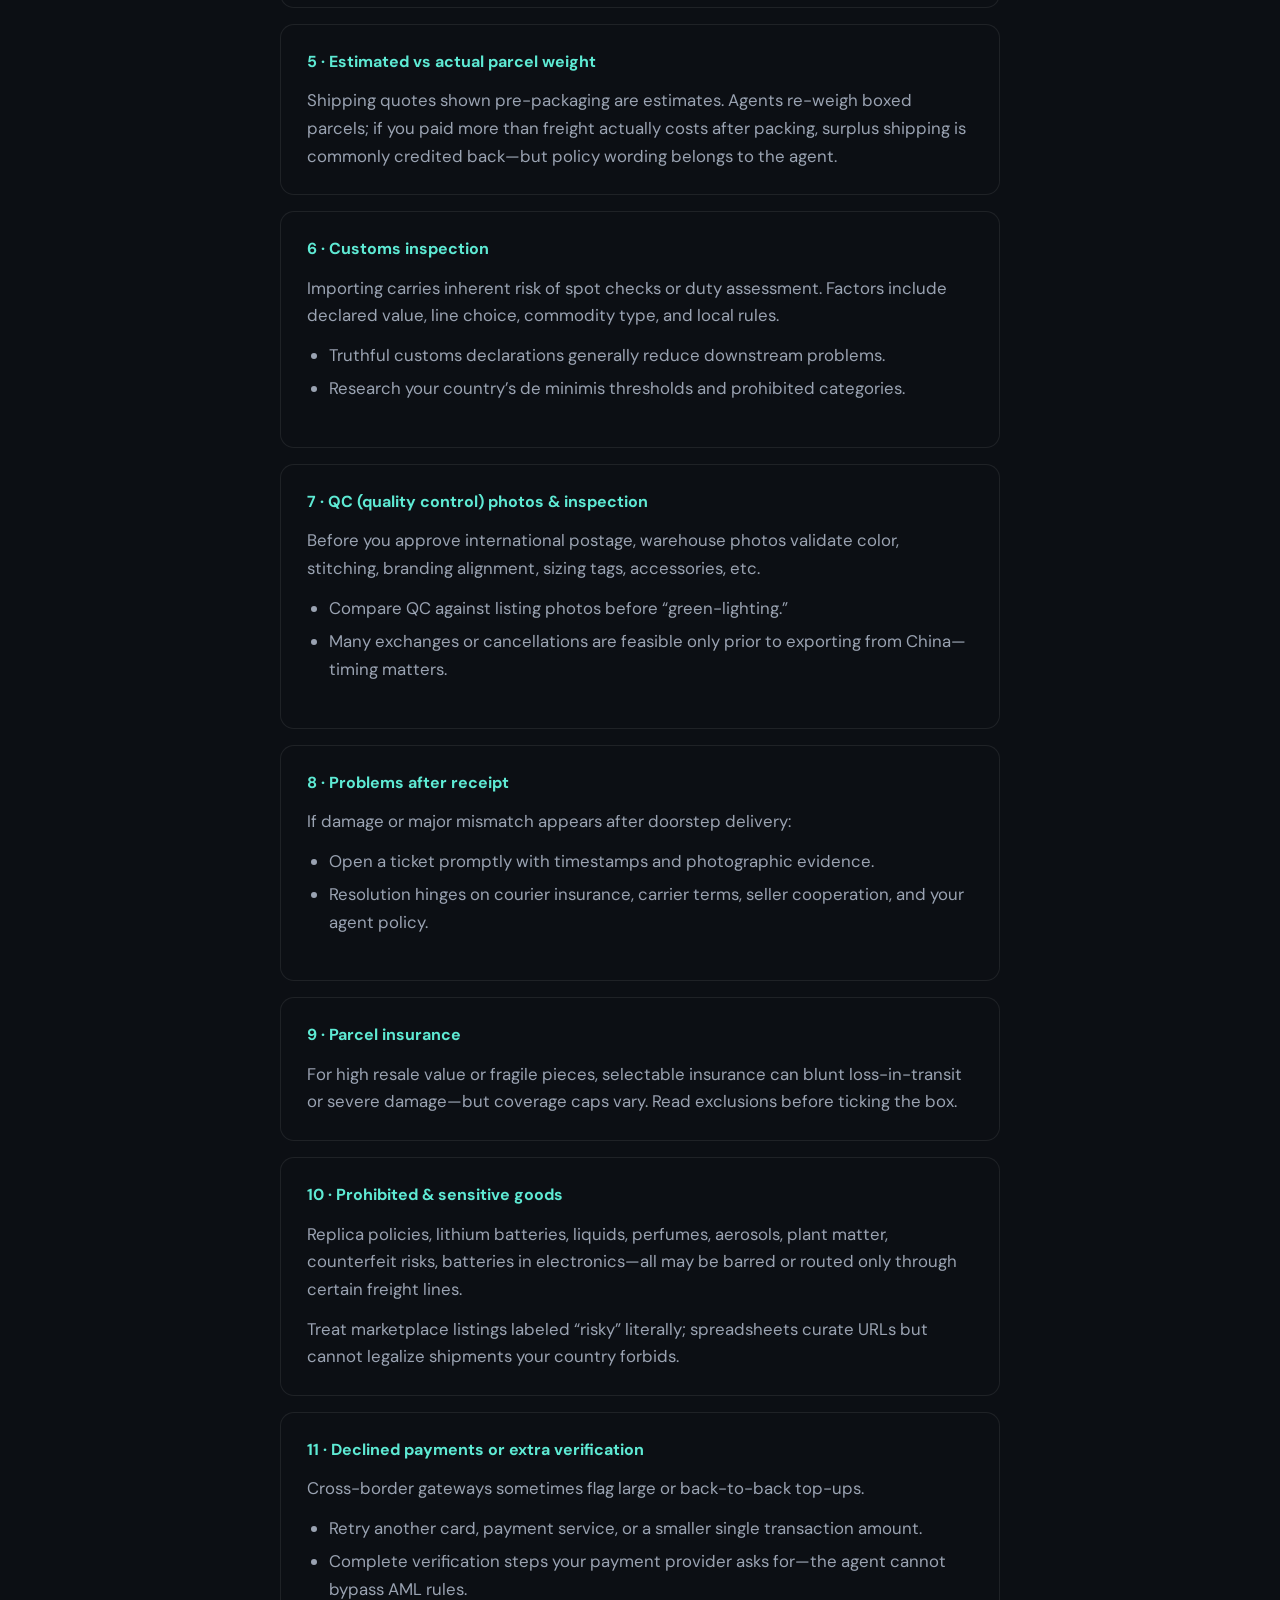
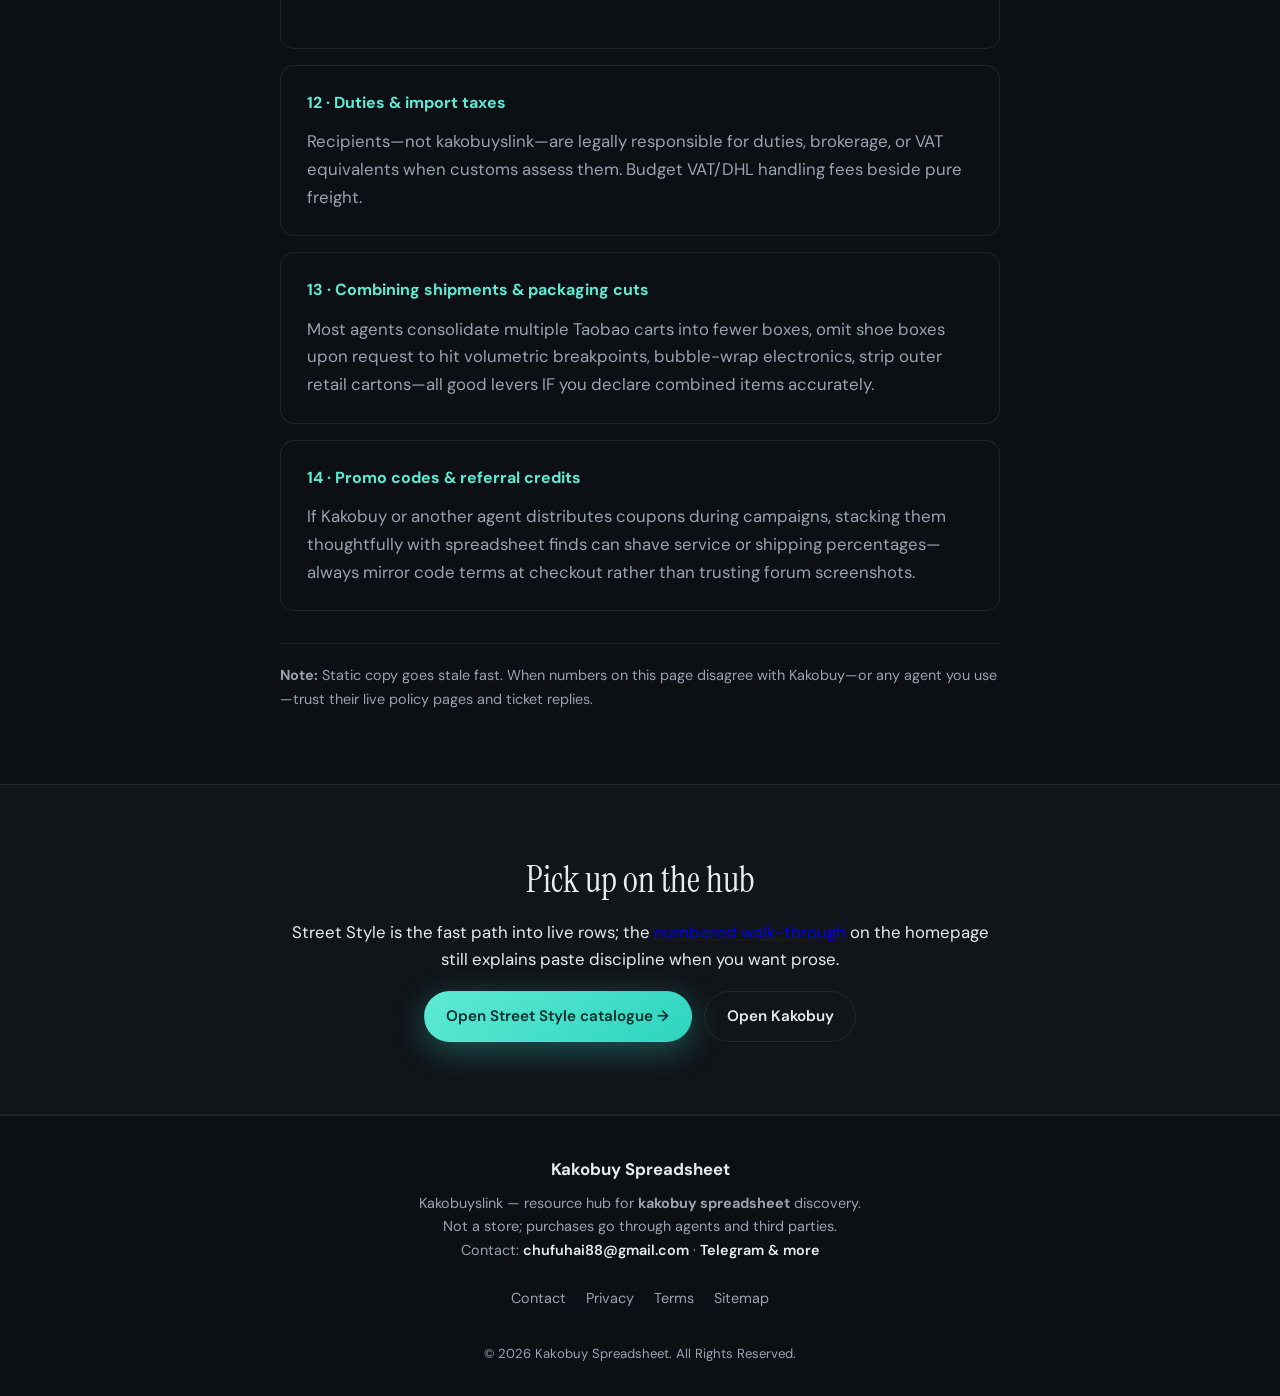
<file: guides.html>
<!DOCTYPE html>
<html lang="en">
<head>
  <meta charset="UTF-8">
  <meta name="viewport" content="width=device-width, initial-scale=1">
  <title>Kakobuy Spreadsheet Guides | Payments, QC, Shipping &amp; Buying Tips | Kakobuyslink</title>
  <meta name="description" content="Kakobuy and shopping-agent FAQ: topping up balance, refunds, warehouse storage, tracking, QC photos, customs, tariffs, consolidated shipping—and how this fits using a kakobuy spreadsheet.">
  <link rel="canonical" href="https://kakobuyslink.com/guides.html">
  <link rel="preconnect" href="https://fonts.googleapis.com">
  <link rel="preconnect" href="https://fonts.gstatic.com" crossorigin>
  <link href="https://fonts.googleapis.com/css2?family=DM+Sans:ital,opsz,wght@0,9..40,400;0,9..40,500;0,9..40,600;0,9..40,700;1,9..40,400&family=Instrument+Serif:ital@0;1&display=swap" rel="stylesheet">
  <link rel="icon" type="image/png" href="assets/img/logo-icon.png">
  <link rel="apple-touch-icon" href="assets/img/apple-touch-icon.png">
  <link rel="stylesheet" href="assets/css/style.css">
</head>
<body class="page-guides">
  <a class="skip-link" href="#main">Skip to content</a>
  <header class="site-header">
    <div class="wrap header-inner">
      <a class="logo" href="/" aria-label="kakobuy spreadsheet home">
        <img class="logo-mark logo-wordmark" src="assets/img/logo-kakobuy-wordmark.png" width="642" height="162" alt="kakobuy" decoding="async">
        <span class="logo-text">spreadsheet</span>
      </a>
      <button type="button" class="nav-toggle" aria-expanded="false" aria-controls="site-nav" id="nav-toggle">
        <span class="nav-toggle-bar"></span>
        <span class="visually-hidden">Menu</span>
      </button>
      <nav class="site-nav" id="site-nav" aria-label="Primary">
        <ul class="nav-primary">
          <li><a href="/">Home</a></li>
          <li class="nav-item-has-sub">
            <a href="https://streetstyle.maisonlooks.com/" class="nav-parent" target="_blank" rel="noopener noreferrer">All Categories <span class="nav-chevron" aria-hidden="true"></span></a>
            <ul class="nav-sub" aria-label="Product categories">
              <li><a href="https://streetstyle.maisonlooks.com/en/c/shoes" target="_blank" rel="noopener noreferrer">Shoes</a></li>
              <li><a href="https://streetstyle.maisonlooks.com/en/search?q=t-shirt" target="_blank" rel="noopener noreferrer">T-Shirts</a></li>
              <li><a href="https://streetstyle.maisonlooks.com/en/search?q=sweatshirt" target="_blank" rel="noopener noreferrer">Hoodies/Sweaters</a></li>
              <li><a href="https://streetstyle.maisonlooks.com/en/c/outerwear" target="_blank" rel="noopener noreferrer">Jackets</a></li>
              <li><a href="https://streetstyle.maisonlooks.com/en/c/bottoms" target="_blank" rel="noopener noreferrer">Pants/Shorts</a></li>
              <li><a href="https://streetstyle.maisonlooks.com/en/search?q=bag" target="_blank" rel="noopener noreferrer">Bags</a></li>
              <li><a href="https://streetstyle.maisonlooks.com/en/search?q=jersey" target="_blank" rel="noopener noreferrer">Jersey</a></li>
              <li><a href="https://streetstyle.maisonlooks.com/en/search?q=cap" target="_blank" rel="noopener noreferrer">Headwear</a></li>
              <li><a href="https://streetstyle.maisonlooks.com/en/c/accessories" target="_blank" rel="noopener noreferrer">Accessories</a></li>
              <li><a href="https://streetstyle.maisonlooks.com/en/c/electronics" target="_blank" rel="noopener noreferrer">Electronics</a></li>
              <li><a href="https://streetstyle.maisonlooks.com/en/c/beauty" target="_blank" rel="noopener noreferrer">Perfume</a></li>
              <li><a href="https://streetstyle.maisonlooks.com/" target="_blank" rel="noopener noreferrer">Other Stuff</a></li>
            </ul>
          </li>
          <li><a href="/guides.html" aria-current="page">Guides</a></li>
          <li><a href="/spreadsheet.html">Spreadsheet</a></li>
          <li><a href="/contact.html">Contact</a></li>
          <li><a href="/news.html">News</a></li>
        </ul>
      </nav>
    </div>
  </header>

  <main id="main">
    <section class="section section-alt nav-guides guides-quick" aria-labelledby="guides-heading">
      <div class="wrap narrow">
        <h1 id="guides-heading">Kakobuy Spreadsheet Guides</h1>
        <p class="guides-intro">
          Field notes for pairing a <strong>kakobuy spreadsheet</strong> with <strong>Kakobuy</strong> (or any Taobao / Weidian / 1688 agent), plus quick jumps on the main hub:
          <a href="/#how-to-use">🏷 Kakobuy / agent basics</a>
          · <a href="/#about">🏷 Understanding the spreadsheet</a>
          · <a href="/#why">🏷 Why use a curated sheet</a>
          · <a href="/#ultimate">🏷 Sign up on Kakobuy</a>
        </p>
        <p class="section-cta">
          <a class="btn btn-primary" href="https://streetstyle.maisonlooks.com/" target="_blank" rel="noopener noreferrer">Browse finds →</a>
          <a class="btn btn-ghost" href="/">← Home hub</a>
        </p>
      </div>
    </section>

    <section class="section guides-reading" aria-labelledby="agent-guide-overview">
      <div class="wrap narrow">
        <h2 id="agent-guide-overview" class="guides-section-title">Agent basics: money in, boxes out, QC in between</h2>
        <p class="guides-reading-lead">Unless stated otherwise, wallets, warehouse time, photos, and airwaybills sit with your <strong>agent</strong>—not this static site. Think of the blocks below as rehearsal for what support tickets usually sound like. Dollars, days, and exclusions are always whatever Kakobuy shows you today.</p>

        <article class="step-card guide-topic">
          <h3 class="guide-topic-title">1 · Recharging your agent balance</h3>
          <p class="muted-p">Agents such as Kakobuy typically accept several top-up paths (for example PayPal or cards—the exact menu changes over time).</p>
          <ul class="content-list">
            <li>Add funds before or right after submitting an order so domestic payment to the marketplace seller is not delayed.</li>
            <li>Transfers may appear instantly or after a short review, depending on the method and verification.</li>
          </ul>
        </article>

        <article class="step-card guide-topic">
          <h3 class="guide-topic-title">2 · Requesting refunds of account balance</h3>
          <p>If you no longer plan to shop, unused balance is usually refundable through your account’s withdrawal or refund flow. Processing time and payout channel depend on the original payment rail—check Kakobuy’s current policy before relying on timing.</p>
        </article>

        <article class="step-card guide-topic">
          <h3 class="guide-topic-title">3 · Warehouse free storage vs paid storage</h3>
          <p>After your parcel arrives at the agent warehouse, standard <strong>free storage</strong> windows are limited (often measured in tens of days, but policies <strong>vary by agent and season</strong>).</p>
          <ul class="content-list">
            <li>Plan international shipping early to avoid overdue storage charges.</li>
            <li>During sale peaks, warehouses can be fuller—combine shipments when sensible.</li>
          </ul>
        </article>

        <article class="step-card guide-topic">
          <h3 class="guide-topic-title">4 · Why tracking stalls after dispatch</h3>
          <p>International tracking gaps are common: handoffs between airlines, hubs, customs, or last-mile carriers can delay scans for several days.</p>
          <p class="muted-p">Usually the parcel is moving even when the webpage has not refreshed—only escalate if tracking is dormant well beyond carrier norms or your chosen line’s SLA.</p>
        </article>

        <article class="step-card guide-topic">
          <h3 class="guide-topic-title">5 · Estimated vs actual parcel weight</h3>
          <p>Shipping quotes shown pre-packaging are estimates. Agents re-weigh boxed parcels; if you paid more than freight actually costs after packing, surplus shipping is commonly credited back—but policy wording belongs to the agent.</p>
        </article>

        <article class="step-card guide-topic">
          <h3 class="guide-topic-title">6 · Customs inspection</h3>
          <p>Importing carries inherent risk of spot checks or duty assessment. Factors include declared value, line choice, commodity type, and local rules.</p>
          <ul class="content-list">
            <li>Truthful customs declarations generally reduce downstream problems.</li>
            <li>Research your country’s de minimis thresholds and prohibited categories.</li>
          </ul>
        </article>

        <article class="step-card guide-topic">
          <h3 class="guide-topic-title">7 · QC (quality control) photos &amp; inspection</h3>
          <p>Before you approve international postage, warehouse photos validate color, stitching, branding alignment, sizing tags, accessories, etc.</p>
          <ul class="content-list">
            <li>Compare QC against listing photos before “green-lighting.”</li>
            <li>Many exchanges or cancellations are feasible only prior to exporting from China—timing matters.</li>
          </ul>
        </article>

        <article class="step-card guide-topic">
          <h3 class="guide-topic-title">8 · Problems after receipt</h3>
          <p class="muted-p">If damage or major mismatch appears after doorstep delivery:</p>
          <ul class="content-list">
            <li>Open a ticket promptly with timestamps and photographic evidence.</li>
            <li>Resolution hinges on courier insurance, carrier terms, seller cooperation, and your agent policy.</li>
          </ul>
        </article>

        <article class="step-card guide-topic">
          <h3 class="guide-topic-title">9 · Parcel insurance</h3>
          <p>For high resale value or fragile pieces, selectable insurance can blunt loss-in-transit or severe damage—but coverage caps vary. Read exclusions before ticking the box.</p>
        </article>

        <article class="step-card guide-topic">
          <h3 class="guide-topic-title">10 · Prohibited &amp; sensitive goods</h3>
          <p>Replica policies, lithium batteries, liquids, perfumes, aerosols, plant matter, counterfeit risks, batteries in electronics—all may be barred or routed only through certain freight lines.</p>
          <p class="muted-p">Treat marketplace listings labeled “risky” literally; spreadsheets curate URLs but cannot legalize shipments your country forbids.</p>
        </article>

        <article class="step-card guide-topic">
          <h3 class="guide-topic-title">11 · Declined payments or extra verification</h3>
          <p>Cross-border gateways sometimes flag large or back-to-back top-ups.</p>
          <ul class="content-list">
            <li>Retry another card, payment service, or a smaller single transaction amount.</li>
            <li>Complete verification steps your payment provider asks for—the agent cannot bypass AML rules.</li>
          </ul>
        </article>

        <article class="step-card guide-topic">
          <h3 class="guide-topic-title">12 · Duties &amp; import taxes</h3>
          <p>Recipients—not kakobuyslink—are legally responsible for duties, brokerage, or VAT equivalents when customs assess them. Budget VAT/DHL handling fees beside pure freight.</p>
        </article>

        <article class="step-card guide-topic">
          <h3 class="guide-topic-title">13 · Combining shipments &amp; packaging cuts</h3>
          <p>Most agents consolidate multiple Taobao carts into fewer boxes, omit shoe boxes upon request to hit volumetric breakpoints, bubble-wrap electronics, strip outer retail cartons—all good levers IF you declare combined items accurately.</p>
        </article>

        <article class="step-card guide-topic">
          <h3 class="guide-topic-title">14 · Promo codes &amp; referral credits</h3>
          <p>If Kakobuy or another agent distributes coupons during campaigns, stacking them thoughtfully with spreadsheet finds can shave service or shipping percentages—always mirror code terms at checkout rather than trusting forum screenshots.</p>
        </article>

        <p class="guides-policy-note"><strong>Note:</strong> Static copy goes stale fast. When numbers on this page disagree with Kakobuy—or any agent you use—trust their live policy pages and ticket replies.</p>
      </div>
    </section>

    <section class="section section-alt guides-outro" aria-labelledby="guides-next">
      <div class="wrap narrow">
        <h2 id="guides-next" class="guides-section-title">Pick up on the hub</h2>
        <p>Street Style is the fast path into live rows; the <a href="/#how-to-use">numbered walk-through</a> on the homepage still explains paste discipline when you want prose.</p>
        <p class="section-cta">
          <a class="btn btn-primary" href="https://streetstyle.maisonlooks.com/" target="_blank" rel="noopener noreferrer">Open Street Style catalogue →</a>
          <a class="btn btn-ghost" href="https://kakobuy.com/" target="_blank" rel="noopener noreferrer">Open Kakobuy</a>
        </p>
      </div>
    </section>
  </main>

  <footer class="site-footer" id="contact">
    <div class="wrap footer-grid">
      <div>
        <p class="footer-brand"><a href="https://kakobuyslink.com/">Kakobuy Spreadsheet</a></p>
        <p class="footer-note">Kakobuyslink — resource hub for <strong>kakobuy spreadsheet</strong> discovery. Not a store; purchases go through agents and third parties. Contact: <a href="mailto:chufuhai88@gmail.com">chufuhai88@gmail.com</a> · <a href="/contact.html">Telegram &amp; more</a></p>
      </div>
      <div class="footer-links">
        <a href="/contact.html">Contact</a>
        <a href="/privacy.html">Privacy</a>
        <a href="/terms.html">Terms</a>
        <a href="https://kakobuyslink.com/sitemap.xml">Sitemap</a>
      </div>
    </div>
    <p class="copyright">© <span id="year"></span> <a href="https://kakobuyslink.com/">Kakobuy Spreadsheet</a>. All Rights Reserved.</p>
  </footer>

  <script src="assets/js/main.js" defer></script>
</body>
</html>
</file>
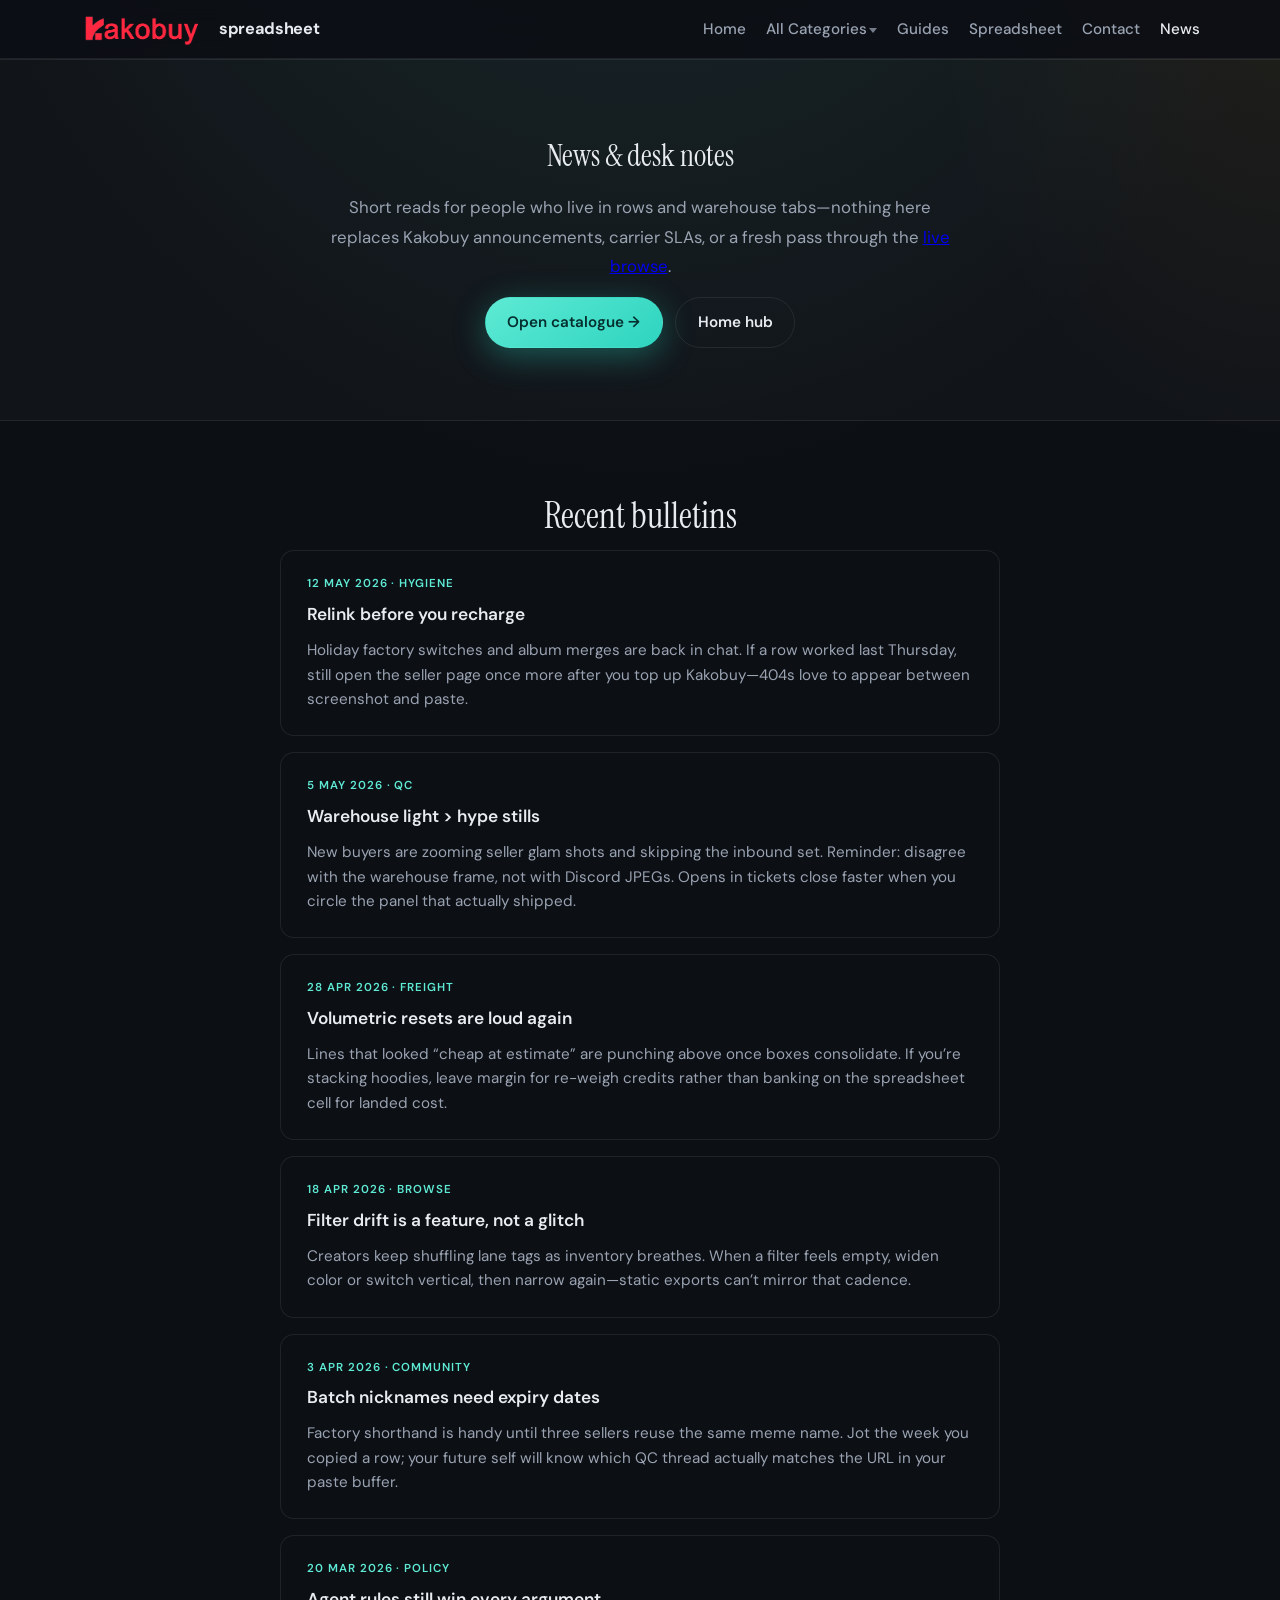
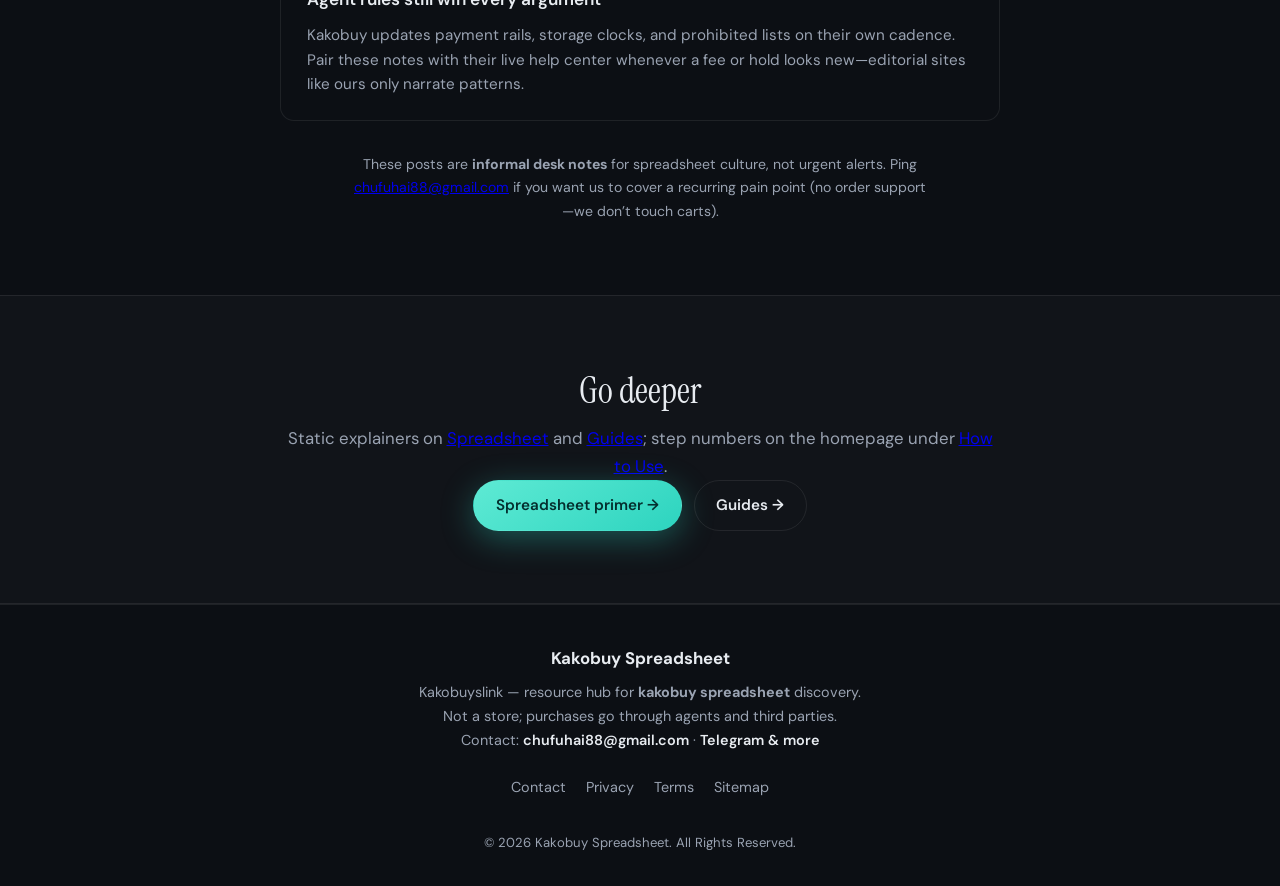
<file: news.html>
<!DOCTYPE html>
<html lang="en">
<head>
  <meta charset="UTF-8">
  <meta name="viewport" content="width=device-width, initial-scale=1">
  <title>News &amp; Desk Notes | Kakobuy Spreadsheet | Kakobuyslink</title>
  <meta name="description" content="Occasional desk notes for Kakobuy spreadsheet shoppers: link hygiene, QC habits, freight-season heads-ups, and reminders to trust live browse over stale screenshots.">
  <link rel="canonical" href="https://kakobuyslink.com/news.html">
  <link rel="preconnect" href="https://fonts.googleapis.com">
  <link rel="preconnect" href="https://fonts.gstatic.com" crossorigin>
  <link href="https://fonts.googleapis.com/css2?family=DM+Sans:ital,opsz,wght@0,9..40,400;0,9..40,500;0,9..40,600;0,9..40,700;1,9..40,400&family=Instrument+Serif:ital@0;1&display=swap" rel="stylesheet">
  <link rel="icon" type="image/png" href="assets/img/logo-icon.png">
  <link rel="apple-touch-icon" href="assets/img/apple-touch-icon.png">
  <link rel="stylesheet" href="assets/css/style.css">
</head>
<body class="page-news">
  <a class="skip-link" href="#main">Skip to content</a>
  <header class="site-header">
    <div class="wrap header-inner">
      <a class="logo" href="/" aria-label="kakobuy spreadsheet home">
        <img class="logo-mark logo-wordmark" src="assets/img/logo-kakobuy-wordmark.png" width="642" height="162" alt="kakobuy" decoding="async">
        <span class="logo-text">spreadsheet</span>
      </a>
      <button type="button" class="nav-toggle" aria-expanded="false" aria-controls="site-nav" id="nav-toggle">
        <span class="nav-toggle-bar"></span>
        <span class="visually-hidden">Menu</span>
      </button>
      <nav class="site-nav" id="site-nav" aria-label="Primary">
        <ul class="nav-primary">
          <li><a href="/">Home</a></li>
          <li class="nav-item-has-sub">
            <a href="https://streetstyle.maisonlooks.com/" class="nav-parent" target="_blank" rel="noopener noreferrer">All Categories <span class="nav-chevron" aria-hidden="true"></span></a>
            <ul class="nav-sub" aria-label="Product categories">
              <li><a href="https://streetstyle.maisonlooks.com/en/c/shoes" target="_blank" rel="noopener noreferrer">Shoes</a></li>
              <li><a href="https://streetstyle.maisonlooks.com/en/search?q=t-shirt" target="_blank" rel="noopener noreferrer">T-Shirts</a></li>
              <li><a href="https://streetstyle.maisonlooks.com/en/search?q=sweatshirt" target="_blank" rel="noopener noreferrer">Hoodies/Sweaters</a></li>
              <li><a href="https://streetstyle.maisonlooks.com/en/c/outerwear" target="_blank" rel="noopener noreferrer">Jackets</a></li>
              <li><a href="https://streetstyle.maisonlooks.com/en/c/bottoms" target="_blank" rel="noopener noreferrer">Pants/Shorts</a></li>
              <li><a href="https://streetstyle.maisonlooks.com/en/search?q=bag" target="_blank" rel="noopener noreferrer">Bags</a></li>
              <li><a href="https://streetstyle.maisonlooks.com/en/search?q=jersey" target="_blank" rel="noopener noreferrer">Jersey</a></li>
              <li><a href="https://streetstyle.maisonlooks.com/en/search?q=cap" target="_blank" rel="noopener noreferrer">Headwear</a></li>
              <li><a href="https://streetstyle.maisonlooks.com/en/c/accessories" target="_blank" rel="noopener noreferrer">Accessories</a></li>
              <li><a href="https://streetstyle.maisonlooks.com/en/c/electronics" target="_blank" rel="noopener noreferrer">Electronics</a></li>
              <li><a href="https://streetstyle.maisonlooks.com/en/c/beauty" target="_blank" rel="noopener noreferrer">Perfume</a></li>
              <li><a href="https://streetstyle.maisonlooks.com/" target="_blank" rel="noopener noreferrer">Other Stuff</a></li>
            </ul>
          </li>
          <li><a href="/guides.html">Guides</a></li>
          <li><a href="/spreadsheet.html">Spreadsheet</a></li>
          <li><a href="/contact.html">Contact</a></li>
          <li><a href="/news.html" aria-current="page">News</a></li>
        </ul>
      </nav>
    </div>
  </header>

  <main id="main">
    <section class="section section-alt nav-guides news-quick" aria-labelledby="news-page-h1">
      <div class="wrap narrow">
        <h1 id="news-page-h1">News &amp; desk notes</h1>
        <p class="news-lede">Short reads for people who live in rows and warehouse tabs—nothing here replaces Kakobuy announcements, carrier SLAs, or a fresh pass through the <a href="https://streetstyle.maisonlooks.com/" target="_blank" rel="noopener noreferrer">live browse</a>.</p>
        <p class="section-cta">
          <a class="btn btn-primary" href="https://streetstyle.maisonlooks.com/" target="_blank" rel="noopener noreferrer">Open catalogue →</a>
          <a class="btn btn-ghost" href="/">Home hub</a>
        </p>
      </div>
    </section>

    <section class="section news-reading" aria-labelledby="bulletins">
      <div class="wrap narrow">
        <h2 id="bulletins" class="guides-section-title">Recent bulletins</h2>

        <article class="step-card news-bulletin">
          <p class="news-kicker">12 May 2026 · Hygiene</p>
          <h3>Relink before you recharge</h3>
          <p>Holiday factory switches and album merges are back in chat. If a row worked last Thursday, still open the seller page once more after you top up Kakobuy—404s love to appear between screenshot and paste.</p>
        </article>

        <article class="step-card news-bulletin">
          <p class="news-kicker">5 May 2026 · QC</p>
          <h3>Warehouse light &gt; hype stills</h3>
          <p>New buyers are zooming seller glam shots and skipping the inbound set. Reminder: disagree with the warehouse frame, not with Discord JPEGs. Opens in tickets close faster when you circle the panel that actually shipped.</p>
        </article>

        <article class="step-card news-bulletin">
          <p class="news-kicker">28 Apr 2026 · Freight</p>
          <h3>Volumetric resets are loud again</h3>
          <p>Lines that looked “cheap at estimate” are punching above once boxes consolidate. If you’re stacking hoodies, leave margin for re-weigh credits rather than banking on the spreadsheet cell for landed cost.</p>
        </article>

        <article class="step-card news-bulletin">
          <p class="news-kicker">18 Apr 2026 · Browse</p>
          <h3>Filter drift is a feature, not a glitch</h3>
          <p>Creators keep shuffling lane tags as inventory breathes. When a filter feels empty, widen color or switch vertical, then narrow again—static exports can’t mirror that cadence.</p>
        </article>

        <article class="step-card news-bulletin">
          <p class="news-kicker">3 Apr 2026 · Community</p>
          <h3>Batch nicknames need expiry dates</h3>
          <p>Factory shorthand is handy until three sellers reuse the same meme name. Jot the week you copied a row; your future self will know which QC thread actually matches the URL in your paste buffer.</p>
        </article>

        <article class="step-card news-bulletin">
          <p class="news-kicker">20 Mar 2026 · Policy</p>
          <h3>Agent rules still win every argument</h3>
          <p>Kakobuy updates payment rails, storage clocks, and prohibited lists on their own cadence. Pair these notes with their live help center whenever a fee or hold looks new—editorial sites like ours only narrate patterns.</p>
        </article>

        <p class="news-footnote">These posts are <strong>informal desk notes</strong> for spreadsheet culture, not urgent alerts. Ping <a href="mailto:chufuhai88@gmail.com">chufuhai88@gmail.com</a> if you want us to cover a recurring pain point (no order support—we don’t touch carts).</p>
      </div>
    </section>

    <section class="section section-alt news-outro" aria-labelledby="more-read">
      <div class="wrap narrow">
        <h2 id="more-read" class="guides-section-title">Go deeper</h2>
        <p class="muted-p">Static explainers on <a href="/spreadsheet.html">Spreadsheet</a> and <a href="/guides.html">Guides</a>; step numbers on the homepage under <a href="/#how-to-use">How to Use</a>.</p>
        <p class="section-cta">
          <a class="btn btn-primary" href="/spreadsheet.html">Spreadsheet primer →</a>
          <a class="btn btn-ghost" href="/guides.html">Guides →</a>
        </p>
      </div>
    </section>
  </main>

  <footer class="site-footer" id="contact">
    <div class="wrap footer-grid">
      <div>
        <p class="footer-brand"><a href="https://kakobuyslink.com/">Kakobuy Spreadsheet</a></p>
        <p class="footer-note">Kakobuyslink — resource hub for <strong>kakobuy spreadsheet</strong> discovery. Not a store; purchases go through agents and third parties. Contact: <a href="mailto:chufuhai88@gmail.com">chufuhai88@gmail.com</a> · <a href="/contact.html">Telegram &amp; more</a></p>
      </div>
      <div class="footer-links">
        <a href="/contact.html">Contact</a>
        <a href="/privacy.html">Privacy</a>
        <a href="/terms.html">Terms</a>
        <a href="https://kakobuyslink.com/sitemap.xml">Sitemap</a>
      </div>
    </div>
    <p class="copyright">© <span id="year"></span> <a href="https://kakobuyslink.com/">Kakobuy Spreadsheet</a>. All Rights Reserved.</p>
  </footer>

  <script src="assets/js/main.js" defer></script>
</body>
</html>
</file>
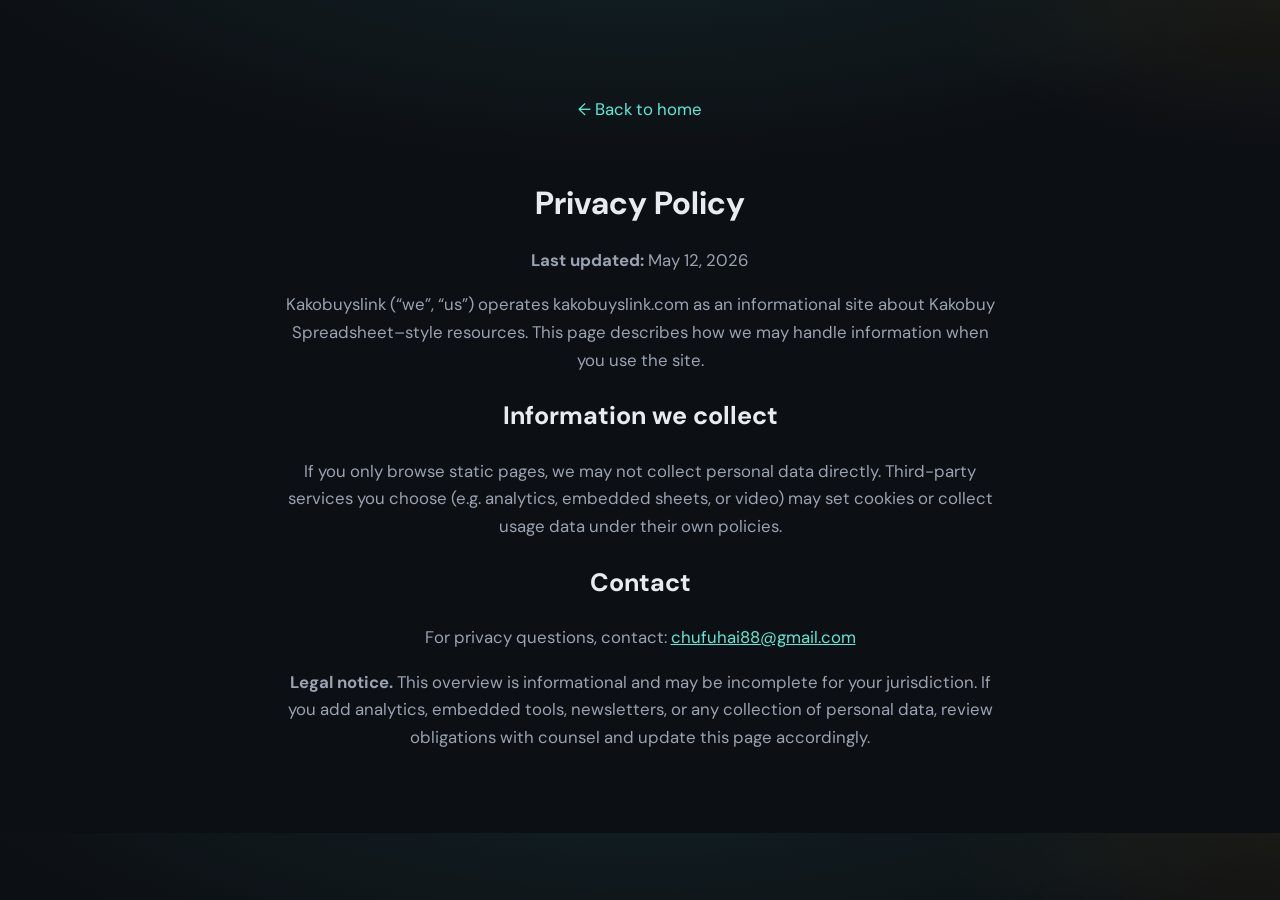
<file: privacy.html>
<!DOCTYPE html>
<html lang="en">
<head>
  <meta charset="UTF-8">
  <meta name="viewport" content="width=device-width, initial-scale=1">
  <title>Privacy Policy | Kakobuyslink</title>
  <meta name="description" content="Privacy policy for Kakobuyslink (Kakobuy Spreadsheet resource site).">
  <link rel="canonical" href="https://kakobuyslink.com/privacy.html">
  <link rel="icon" type="image/png" href="assets/img/logo-icon.png">
  <link rel="apple-touch-icon" href="assets/img/apple-touch-icon.png">
  <link rel="preconnect" href="https://fonts.googleapis.com">
  <link rel="preconnect" href="https://fonts.gstatic.com" crossorigin>
  <link href="https://fonts.googleapis.com/css2?family=DM+Sans:wght@400;600;700&display=swap" rel="stylesheet">
  <link rel="stylesheet" href="assets/css/style.css">
  <style>
    .legal { padding: 6rem 0 4rem; max-width: 720px; margin: 0 auto; width: 92vw; }
    .legal h1 { font-size: 2rem; margin-bottom: 1rem; }
    .legal p, .legal li { color: var(--muted); }
    .legal a { color: var(--accent); }
    .back { display: inline-block; margin-bottom: 2rem; color: var(--accent); text-decoration: none; }
  </style>
</head>
<body>
  <main class="legal">
    <a class="back" href="/">← Back to home</a>
    <h1>Privacy Policy</h1>
    <p><strong>Last updated:</strong> May 12, 2026</p>
    <p>Kakobuyslink (“we”, “us”) operates kakobuyslink.com as an informational site about Kakobuy Spreadsheet–style resources. This page describes how we may handle information when you use the site.</p>
    <h2>Information we collect</h2>
    <p>If you only browse static pages, we may not collect personal data directly. Third-party services you choose (e.g. analytics, embedded sheets, or video) may set cookies or collect usage data under their own policies.</p>
    <h2>Contact</h2>
    <p>For privacy questions, contact: <a href="mailto:chufuhai88@gmail.com">chufuhai88@gmail.com</a></p>
    <p><strong>Legal notice.</strong> This overview is informational and may be incomplete for your jurisdiction. If you add analytics, embedded tools, newsletters, or any collection of personal data, review obligations with counsel and update this page accordingly.</p>
  </main>
</body>
</html>
</file>
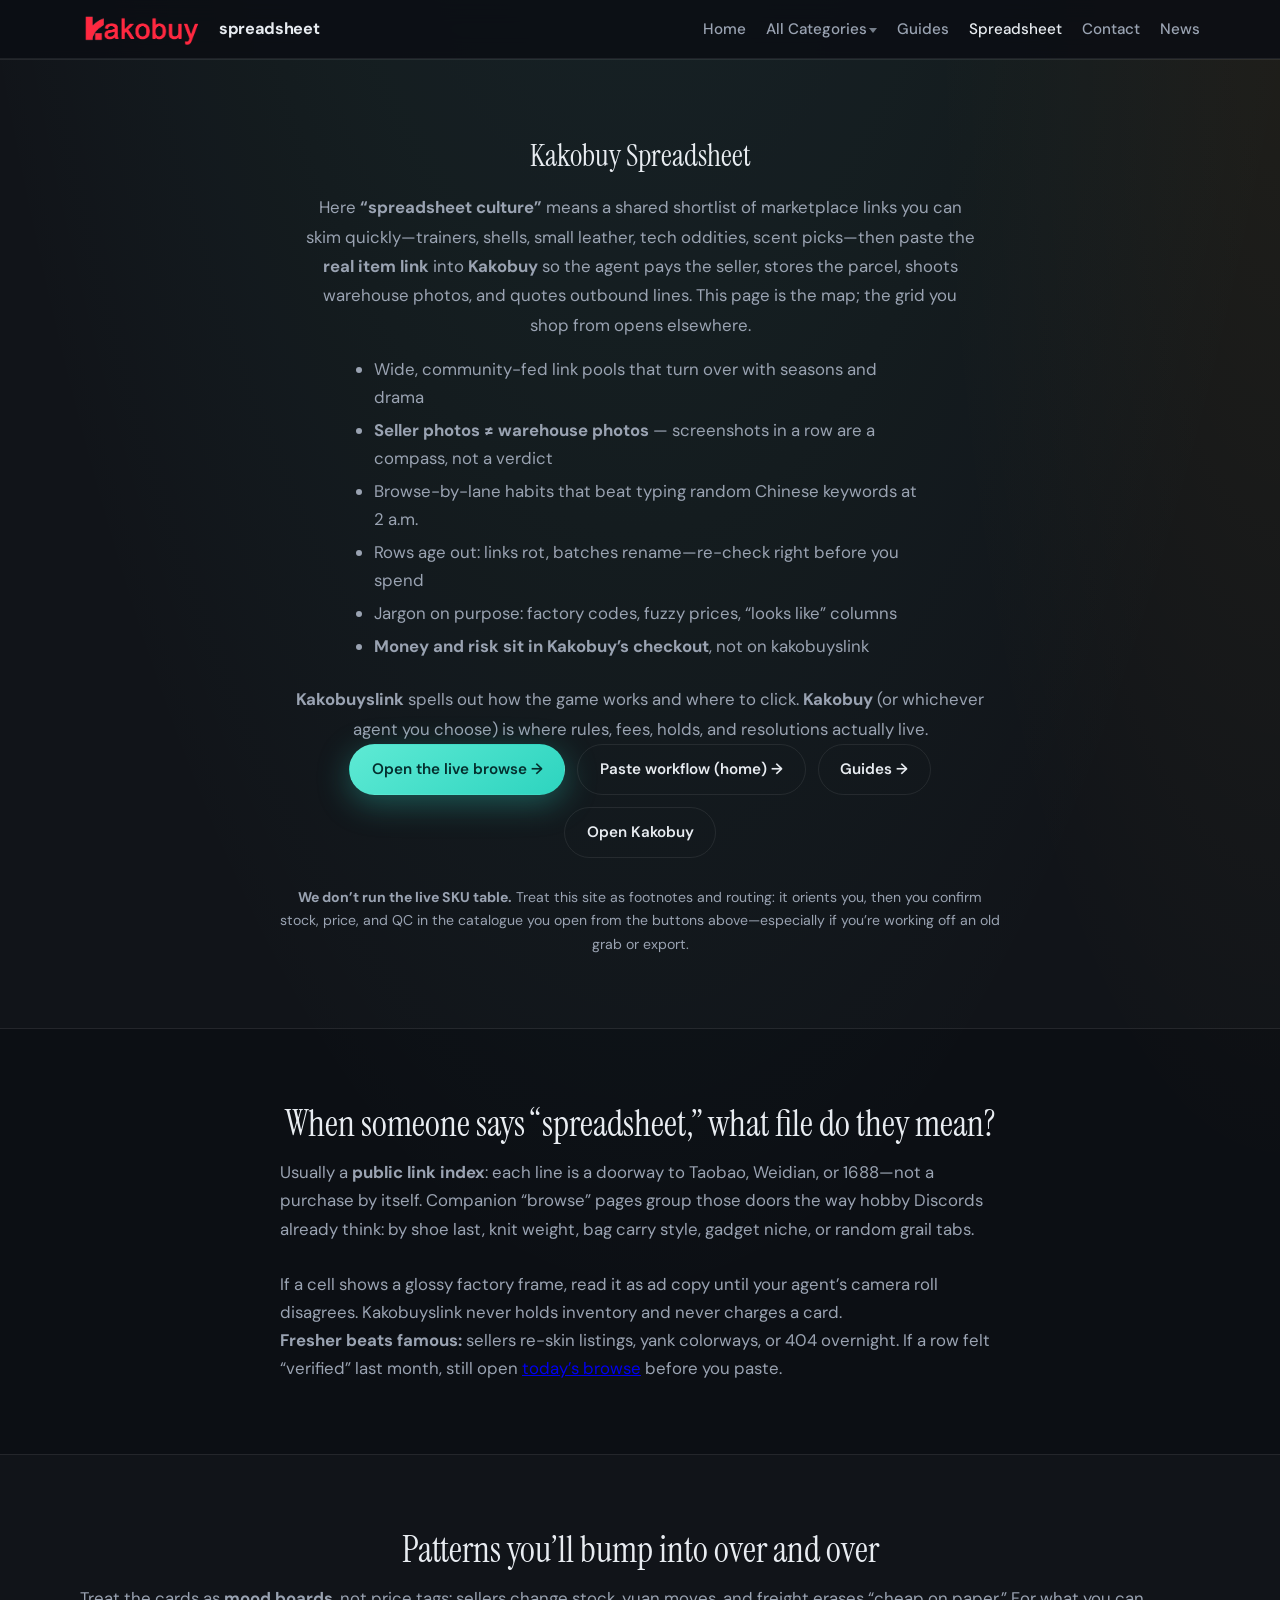
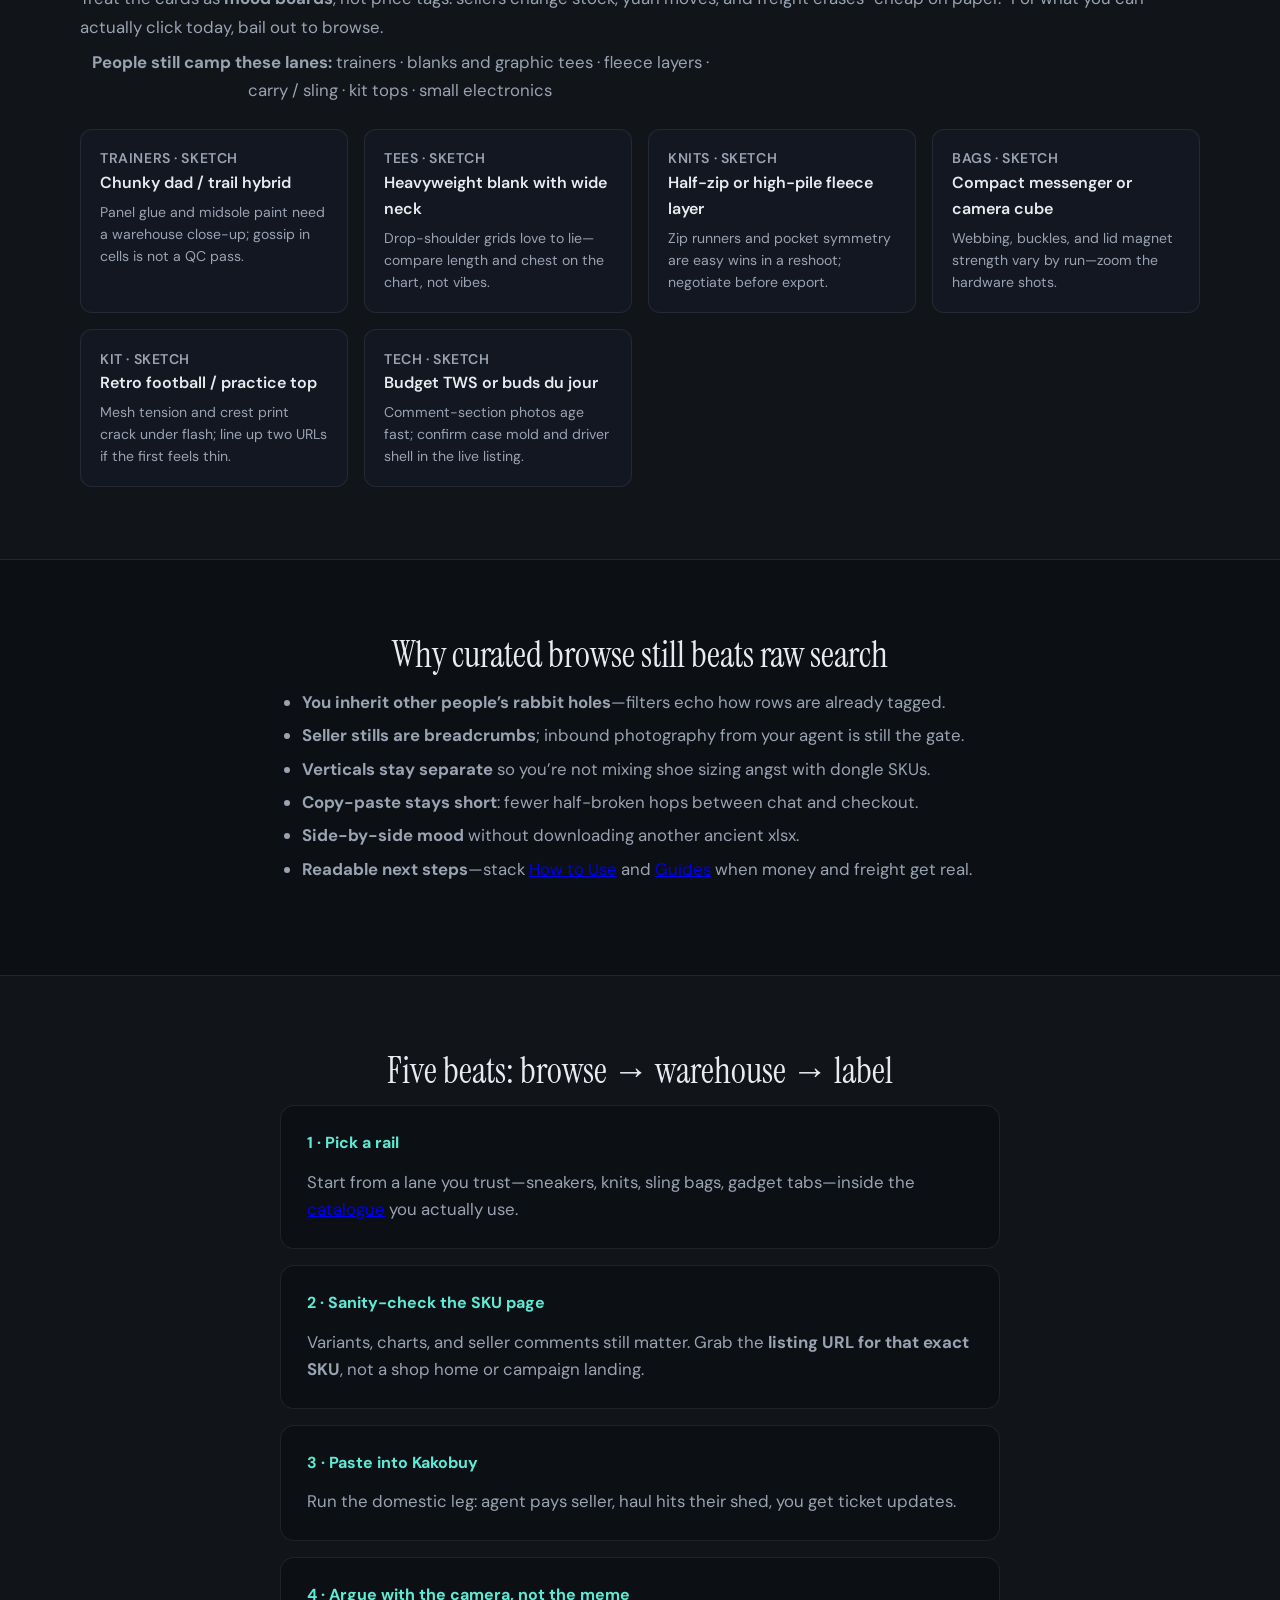
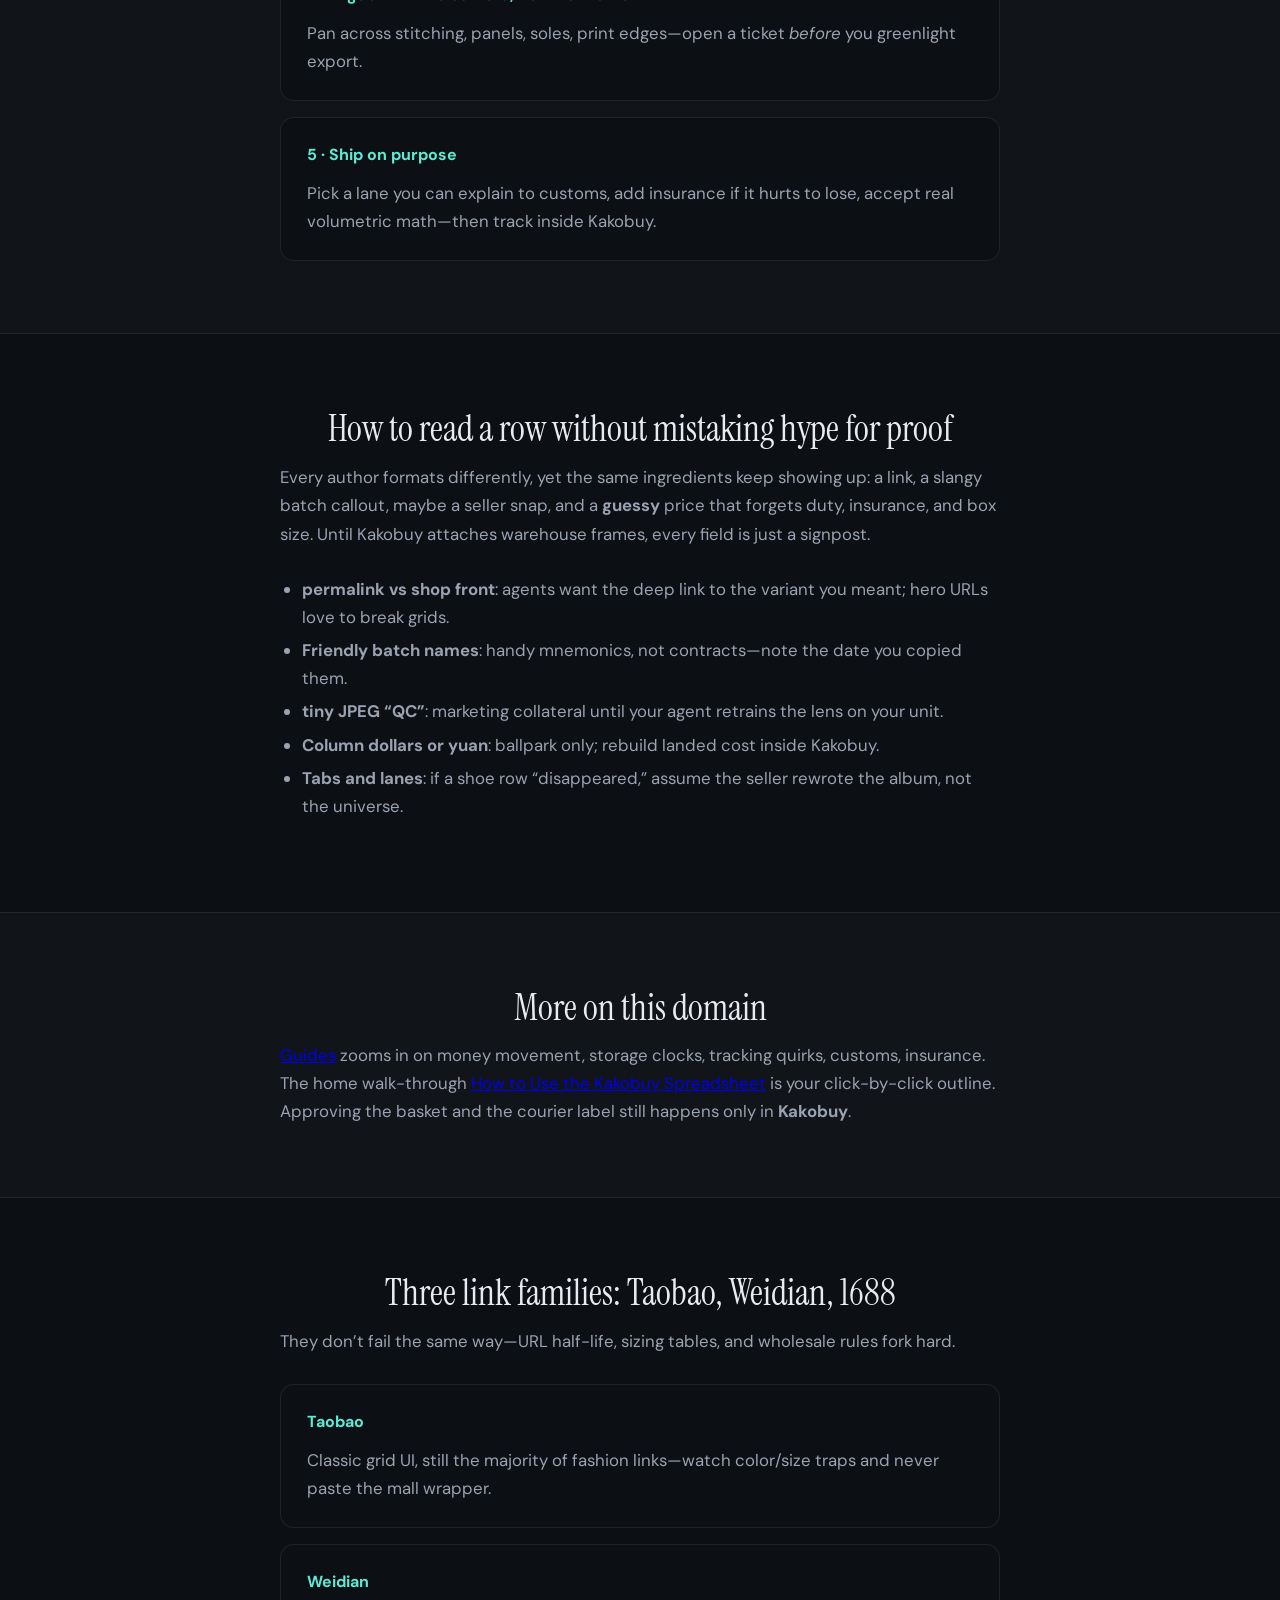
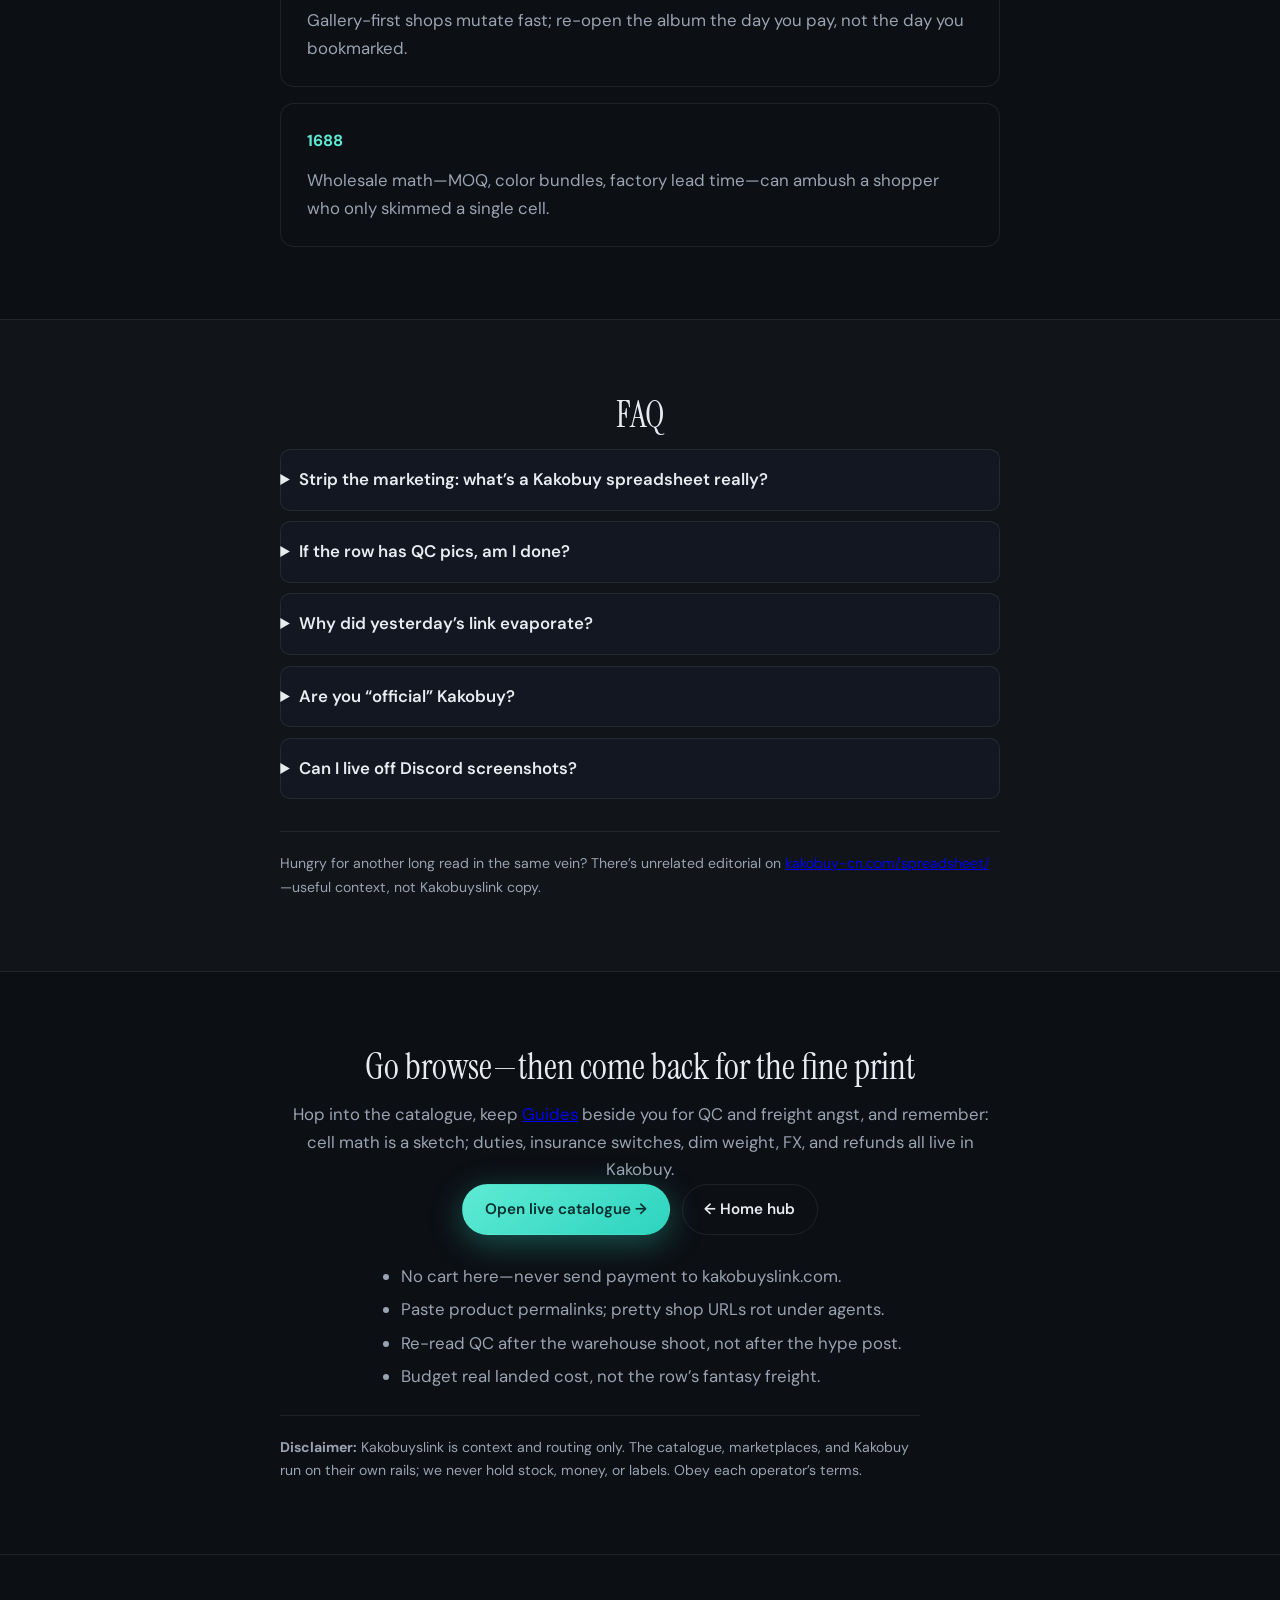
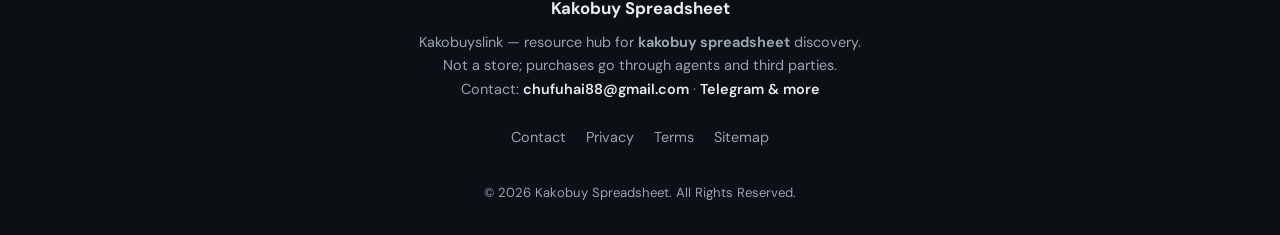
<file: spreadsheet.html>
<!DOCTYPE html>
<html lang="en">
<head>
  <meta charset="UTF-8">
  <meta name="viewport" content="width=device-width, initial-scale=1">
  <title>Kakobuy Spreadsheet catalogue | How it works, QC &amp; paste workflow | Kakobuyslink</title>
  <meta name="description" content="Plain-English tour of the Kakobuy spreadsheet idea: curated links, QC reality checks, paste habits for Taobao / Weidian / 1688, and how Kakobuyslink differs from the live grid and from checkout.">
  <link rel="canonical" href="https://kakobuyslink.com/spreadsheet.html">
  <link rel="preconnect" href="https://fonts.googleapis.com">
  <link rel="preconnect" href="https://fonts.gstatic.com" crossorigin>
  <link href="https://fonts.googleapis.com/css2?family=DM+Sans:ital,opsz,wght@0,9..40,400;0,9..40,500;0,9..40,600;0,9..40,700;1,9..40,400&family=Instrument+Serif:ital@0;1&display=swap" rel="stylesheet">
  <link rel="icon" type="image/png" href="assets/img/logo-icon.png">
  <link rel="apple-touch-icon" href="assets/img/apple-touch-icon.png">
  <link rel="stylesheet" href="assets/css/style.css">
</head>
<body class="page-spreadsheet">
  <a class="skip-link" href="#main">Skip to content</a>
  <header class="site-header">
    <div class="wrap header-inner">
      <a class="logo" href="/" aria-label="kakobuy spreadsheet home">
        <img class="logo-mark logo-wordmark" src="assets/img/logo-kakobuy-wordmark.png" width="642" height="162" alt="kakobuy" decoding="async">
        <span class="logo-text">spreadsheet</span>
      </a>
      <button type="button" class="nav-toggle" aria-expanded="false" aria-controls="site-nav" id="nav-toggle">
        <span class="nav-toggle-bar"></span>
        <span class="visually-hidden">Menu</span>
      </button>
      <nav class="site-nav" id="site-nav" aria-label="Primary">
        <ul class="nav-primary">
          <li><a href="/">Home</a></li>
          <li class="nav-item-has-sub">
            <a href="https://streetstyle.maisonlooks.com/" class="nav-parent" target="_blank" rel="noopener noreferrer">All Categories <span class="nav-chevron" aria-hidden="true"></span></a>
            <ul class="nav-sub" aria-label="Product categories">
              <li><a href="https://streetstyle.maisonlooks.com/en/c/shoes" target="_blank" rel="noopener noreferrer">Shoes</a></li>
              <li><a href="https://streetstyle.maisonlooks.com/en/search?q=t-shirt" target="_blank" rel="noopener noreferrer">T-Shirts</a></li>
              <li><a href="https://streetstyle.maisonlooks.com/en/search?q=sweatshirt" target="_blank" rel="noopener noreferrer">Hoodies/Sweaters</a></li>
              <li><a href="https://streetstyle.maisonlooks.com/en/c/outerwear" target="_blank" rel="noopener noreferrer">Jackets</a></li>
              <li><a href="https://streetstyle.maisonlooks.com/en/c/bottoms" target="_blank" rel="noopener noreferrer">Pants/Shorts</a></li>
              <li><a href="https://streetstyle.maisonlooks.com/en/search?q=bag" target="_blank" rel="noopener noreferrer">Bags</a></li>
              <li><a href="https://streetstyle.maisonlooks.com/en/search?q=jersey" target="_blank" rel="noopener noreferrer">Jersey</a></li>
              <li><a href="https://streetstyle.maisonlooks.com/en/search?q=cap" target="_blank" rel="noopener noreferrer">Headwear</a></li>
              <li><a href="https://streetstyle.maisonlooks.com/en/c/accessories" target="_blank" rel="noopener noreferrer">Accessories</a></li>
              <li><a href="https://streetstyle.maisonlooks.com/en/c/electronics" target="_blank" rel="noopener noreferrer">Electronics</a></li>
              <li><a href="https://streetstyle.maisonlooks.com/en/c/beauty" target="_blank" rel="noopener noreferrer">Perfume</a></li>
              <li><a href="https://streetstyle.maisonlooks.com/" target="_blank" rel="noopener noreferrer">Other Stuff</a></li>
            </ul>
          </li>
          <li><a href="/guides.html">Guides</a></li>
          <li><a href="/spreadsheet.html" aria-current="page">Spreadsheet</a></li>
          <li><a href="/contact.html">Contact</a></li>
          <li><a href="/news.html">News</a></li>
        </ul>
      </nav>
    </div>
  </header>

  <main id="main">
    <section class="section section-alt nav-guides spreadsheet-quick" aria-labelledby="spreadsheet-h1">
      <div class="wrap narrow">
        <h1 id="spreadsheet-h1">Kakobuy Spreadsheet</h1>
        <p class="spreadsheet-intro">Here <strong>“spreadsheet culture”</strong> means a shared shortlist of marketplace links you can skim quickly—trainers, shells, small leather, tech oddities, scent picks—then paste the <strong>real item link</strong> into <strong>Kakobuy</strong> so the agent pays the seller, stores the parcel, shoots warehouse photos, and quotes outbound lines. This page is the map; the grid you shop from opens elsewhere.</p>
        <ul class="spreadsheet-pull-list">
          <li>Wide, community-fed link pools that turn over with seasons and drama</li>
          <li><strong>Seller photos ≠ warehouse photos</strong> — screenshots in a row are a compass, not a verdict</li>
          <li>Browse-by-lane habits that beat typing random Chinese keywords at 2 a.m.</li>
          <li>Rows age out: links rot, batches rename—re-check right before you spend</li>
          <li>Jargon on purpose: factory codes, fuzzy prices, “looks like” columns</li>
          <li><strong>Money and risk sit in Kakobuy’s checkout</strong>, not on kakobuyslink</li>
        </ul>
        <p class="guides-intro"><strong>Kakobuyslink</strong> spells out how the game works and where to click. <strong>Kakobuy</strong> (or whichever agent you choose) is where rules, fees, holds, and resolutions actually live.</p>
        <p class="section-cta">
          <a class="btn btn-primary" href="https://streetstyle.maisonlooks.com/" target="_blank" rel="noopener noreferrer">Open the live browse →</a>
          <a class="btn btn-ghost" href="/#how-to-use">Paste workflow (home) →</a>
          <a class="btn btn-ghost" href="/guides.html">Guides →</a>
          <a class="btn btn-ghost" href="https://kakobuy.com/" target="_blank" rel="noopener noreferrer">Open Kakobuy</a>
        </p>
        <p class="spreadsheet-footnote spreadsheet-footnote--inline"><strong>We don’t run the live SKU table.</strong> Treat this site as footnotes and routing: it orients you, then you confirm stock, price, and QC in the catalogue you open from the buttons above—especially if you’re working off an old grab or export.</p>
      </div>
    </section>

    <section class="section spreadsheet-reading" aria-labelledby="what-is">
      <div class="wrap narrow">
        <h2 id="what-is" class="guides-section-title">When someone says “spreadsheet,” what file do they mean?</h2>
        <p class="guides-reading-lead">Usually a <strong>public link index</strong>: each line is a doorway to Taobao, Weidian, or 1688—not a purchase by itself. Companion “browse” pages group those doors the way hobby Discords already think: by shoe last, knit weight, bag carry style, gadget niche, or random grail tabs.</p>
        <p class="muted-p">If a cell shows a glossy factory frame, read it as ad copy until your agent’s camera roll disagrees. Kakobuyslink never holds inventory and never charges a card.</p>
        <p class="muted-p"><strong>Fresher beats famous:</strong> sellers re-skin listings, yank colorways, or 404 overnight. If a row felt “verified” last month, still open <a href="https://streetstyle.maisonlooks.com/" target="_blank" rel="noopener noreferrer">today’s browse</a> before you paste.</p>
      </div>
    </section>

    <section class="section section-alt spreadsheet-reading" aria-labelledby="archetypes">
      <div class="wrap">
        <h2 id="archetypes" class="guides-section-title">Patterns you’ll bump into over and over</h2>
        <p class="guides-reading-lead spreadsheet-archetypes-lead">Treat the cards as <strong>mood boards</strong>, not price tags: sellers change stock, yuan moves, and freight erases “cheap on paper.” For what you can actually click today, bail out to browse.</p>
        <p class="muted-p spreadsheet-hot-filters"><strong>People still camp these lanes:</strong> trainers · blanks and graphic tees · fleece layers · carry / sling · kit tops · small electronics</p>

        <div class="spreadsheet-archetype-grid">
          <article class="archetype-card">
            <p class="archetype-meta">Trainers · Sketch</p>
            <h3>Chunky dad / trail hybrid</h3>
            <p>Panel glue and midsole paint need a warehouse close-up; gossip in cells is not a QC pass.</p>
          </article>
          <article class="archetype-card">
            <p class="archetype-meta">Tees · Sketch</p>
            <h3>Heavyweight blank with wide neck</h3>
            <p>Drop-shoulder grids love to lie—compare length and chest on the chart, not vibes.</p>
          </article>
          <article class="archetype-card">
            <p class="archetype-meta">Knits · Sketch</p>
            <h3>Half-zip or high-pile fleece layer</h3>
            <p>Zip runners and pocket symmetry are easy wins in a reshoot; negotiate before export.</p>
          </article>
          <article class="archetype-card">
            <p class="archetype-meta">Bags · Sketch</p>
            <h3>Compact messenger or camera cube</h3>
            <p>Webbing, buckles, and lid magnet strength vary by run—zoom the hardware shots.</p>
          </article>
          <article class="archetype-card">
            <p class="archetype-meta">Kit · Sketch</p>
            <h3>Retro football / practice top</h3>
            <p>Mesh tension and crest print crack under flash; line up two URLs if the first feels thin.</p>
          </article>
          <article class="archetype-card">
            <p class="archetype-meta">Tech · Sketch</p>
            <h3>Budget TWS or buds du jour</h3>
            <p>Comment-section photos age fast; confirm case mold and driver shell in the live listing.</p>
          </article>
        </div>
      </div>
    </section>

    <section class="section spreadsheet-reading" aria-labelledby="why-wins">
      <div class="wrap narrow">
        <h2 id="why-wins" class="guides-section-title">Why curated browse still beats raw search</h2>
        <ul class="content-list">
          <li><strong>You inherit other people’s rabbit holes</strong>—filters echo how rows are already tagged.</li>
          <li><strong>Seller stills are breadcrumbs</strong>; inbound photography from your agent is still the gate.</li>
          <li><strong>Verticals stay separate</strong> so you’re not mixing shoe sizing angst with dongle SKUs.</li>
          <li><strong>Copy-paste stays short</strong>: fewer half-broken hops between chat and checkout.</li>
          <li><strong>Side-by-side mood</strong> without downloading another ancient xlsx.</li>
          <li><strong>Readable next steps</strong>—stack <a href="/#how-to-use">How to Use</a> and <a href="/guides.html">Guides</a> when money and freight get real.</li>
        </ul>
      </div>
    </section>

    <section class="section section-alt spreadsheet-reading" aria-labelledby="workflow">
      <div class="wrap narrow">
        <h2 id="workflow" class="guides-section-title">Five beats: browse → warehouse → label</h2>

        <article class="step-card guide-topic">
          <h3 class="guide-topic-title">1 · Pick a rail</h3>
          <p class="muted-p">Start from a lane you trust—sneakers, knits, sling bags, gadget tabs—inside the <a href="https://streetstyle.maisonlooks.com/" target="_blank" rel="noopener noreferrer">catalogue</a> you actually use.</p>
        </article>
        <article class="step-card guide-topic">
          <h3 class="guide-topic-title">2 · Sanity-check the SKU page</h3>
          <p class="muted-p">Variants, charts, and seller comments still matter. Grab the <strong>listing URL for that exact SKU</strong>, not a shop home or campaign landing.</p>
        </article>
        <article class="step-card guide-topic">
          <h3 class="guide-topic-title">3 · Paste into Kakobuy</h3>
          <p class="muted-p">Run the domestic leg: agent pays seller, haul hits their shed, you get ticket updates.</p>
        </article>
        <article class="step-card guide-topic">
          <h3 class="guide-topic-title">4 · Argue with the camera, not the meme</h3>
          <p class="muted-p">Pan across stitching, panels, soles, print edges—open a ticket <em>before</em> you greenlight export.</p>
        </article>
        <article class="step-card guide-topic">
          <h3 class="guide-topic-title">5 · Ship on purpose</h3>
          <p class="muted-p">Pick a lane you can explain to customs, add insurance if it hurts to lose, accept real volumetric math—then track inside Kakobuy.</p>
        </article>
      </div>
    </section>

    <section class="section spreadsheet-reading" aria-labelledby="reading-rows">
      <div class="wrap narrow">
        <h2 id="reading-rows" class="guides-section-title">How to read a row without mistaking hype for proof</h2>
        <p class="guides-reading-lead">Every author formats differently, yet the same ingredients keep showing up: a link, a slangy batch callout, maybe a seller snap, and a <strong>guessy</strong> price that forgets duty, insurance, and box size. Until Kakobuy attaches warehouse frames, every field is just a signpost.</p>
        <ul class="content-list">
          <li><strong>permalink vs shop front</strong>: agents want the deep link to the variant you meant; hero URLs love to break grids.</li>
          <li><strong>Friendly batch names</strong>: handy mnemonics, not contracts—note the date you copied them.</li>
          <li><strong>tiny JPEG “QC”</strong>: marketing collateral until your agent retrains the lens on your unit.</li>
          <li><strong>Column dollars or yuan</strong>: ballpark only; rebuild landed cost inside Kakobuy.</li>
          <li><strong>Tabs and lanes</strong>: if a shoe row “disappeared,” assume the seller rewrote the album, not the universe.</li>
        </ul>
      </div>
    </section>

    <section class="section section-alt spreadsheet-reading" aria-labelledby="companions">
      <div class="wrap narrow">
        <h2 id="companions" class="guides-section-title">More on this domain</h2>
        <p class="muted-p"><a href="/guides.html">Guides</a> zooms in on money movement, storage clocks, tracking quirks, customs, insurance. The home walk-through <a href="/#how-to-use">How to Use the Kakobuy Spreadsheet</a> is your click-by-click outline. Approving the basket and the courier label still happens only in <strong>Kakobuy</strong>.</p>
      </div>
    </section>

    <section class="section spreadsheet-reading" aria-labelledby="marketplaces">
      <div class="wrap narrow">
        <h2 id="marketplaces" class="guides-section-title">Three link families: Taobao, Weidian, 1688</h2>
        <p class="guides-reading-lead">They don’t fail the same way—URL half-life, sizing tables, and wholesale rules fork hard.</p>
        <article class="step-card guide-topic">
          <h3 class="guide-topic-title">Taobao</h3>
          <p class="muted-p">Classic grid UI, still the majority of fashion links—watch color/size traps and never paste the mall wrapper.</p>
        </article>
        <article class="step-card guide-topic">
          <h3 class="guide-topic-title">Weidian</h3>
          <p class="muted-p">Gallery-first shops mutate fast; re-open the album the day you pay, not the day you bookmarked.</p>
        </article>
        <article class="step-card guide-topic">
          <h3 class="guide-topic-title">1688</h3>
          <p class="muted-p">Wholesale math—MOQ, color bundles, factory lead time—can ambush a shopper who only skimmed a single cell.</p>
        </article>
      </div>
    </section>

    <section class="section section-alt spreadsheet-reading" aria-labelledby="faq-ss">
      <div class="wrap narrow">
        <h2 id="faq-ss" class="guides-section-title">FAQ</h2>
        <div class="spreadsheet-faq">
          <details>
            <summary>Strip the marketing: what’s a Kakobuy spreadsheet really?</summary>
            <p>A crowd-routed list of Chinese marketplace URLs you paste into Kakobuy. We narrate; the browse UI you launch from our buttons shows what’s live today; Kakobuy settles the bill.</p>
          </details>
          <details>
            <summary>If the row has QC pics, am I done?</summary>
            <p>Not until your agent’s warehouse set matches what you expect. Seller JPEGs are previews, not rulings.</p>
          </details>
          <details>
            <summary>Why did yesterday’s link evaporate?</summary>
            <p>Shops constantly retitle, merge, or sunset SKUs. Reload through browse instead of assuming someone “deleted your grail on purpose.”</p>
          </details>
          <details>
            <summary>Are you “official” Kakobuy?</summary>
            <p>No—Kakobuyslink is its own notes site. Commerce and policy live with Kakobuy at <a href="https://kakobuy.com/" target="_blank" rel="noopener noreferrer">kakobuy.com</a>.</p>
          </details>
          <details>
            <summary>Can I live off Discord screenshots?</summary>
            <p>They’re the fastest-aging artifact in the loop. Pair them with the <a href="/#how-to-use">home checklist</a> and <a href="/guides.html">Guides</a> when something expensive is in the box.</p>
          </details>
        </div>

        <p class="spreadsheet-footnote">Hungry for another long read in the same vein? There’s unrelated editorial on <a href="https://kakobuy-cn.com/spreadsheet/" target="_blank" rel="noopener noreferrer">kakobuy-cn.com/spreadsheet/</a>—useful context, not Kakobuyslink copy.</p>
      </div>
    </section>

    <section class="section spreadsheet-outro spreadsheet-reading" aria-labelledby="ready-catalogue">
      <div class="wrap narrow">
        <h2 id="ready-catalogue" class="guides-section-title">Go browse—then come back for the fine print</h2>
        <p class="muted-p">Hop into the catalogue, keep <a href="/guides.html">Guides</a> beside you for QC and freight angst, and remember: cell math is a sketch; duties, insurance switches, dim weight, FX, and refunds all live in Kakobuy.</p>
        <p class="section-cta">
          <a class="btn btn-primary" href="https://streetstyle.maisonlooks.com/" target="_blank" rel="noopener noreferrer">Open live catalogue →</a>
          <a class="btn btn-ghost" href="/">← Home hub</a>
        </p>
        <ul class="spreadsheet-pull-list spreadsheet-outro-notes">
          <li>No cart here—never send payment to kakobuyslink.com.</li>
          <li>Paste product permalinks; pretty shop URLs rot under agents.</li>
          <li>Re-read QC after the warehouse shoot, not after the hype post.</li>
          <li>Budget real landed cost, not the row’s fantasy freight.</li>
        </ul>
        <p class="disclaimer spreadsheet-footnote spreadsheet-outro-disclaimer"><strong>Disclaimer:</strong> Kakobuyslink is context and routing only. The catalogue, marketplaces, and Kakobuy run on their own rails; we never hold stock, money, or labels. Obey each operator’s terms.</p>
      </div>
    </section>
  </main>

  <footer class="site-footer" id="contact">
    <div class="wrap footer-grid">
      <div>
        <p class="footer-brand"><a href="https://kakobuyslink.com/">Kakobuy Spreadsheet</a></p>
        <p class="footer-note">Kakobuyslink — resource hub for <strong>kakobuy spreadsheet</strong> discovery. Not a store; purchases go through agents and third parties. Contact: <a href="mailto:chufuhai88@gmail.com">chufuhai88@gmail.com</a> · <a href="/contact.html">Telegram &amp; more</a></p>
      </div>
      <div class="footer-links">
        <a href="/contact.html">Contact</a>
        <a href="/privacy.html">Privacy</a>
        <a href="/terms.html">Terms</a>
        <a href="https://kakobuyslink.com/sitemap.xml">Sitemap</a>
      </div>
    </div>
    <p class="copyright">© <span id="year"></span> <a href="https://kakobuyslink.com/">Kakobuy Spreadsheet</a>. All Rights Reserved.</p>
  </footer>

  <script src="assets/js/main.js" defer></script>
</body>
</html>
</file>
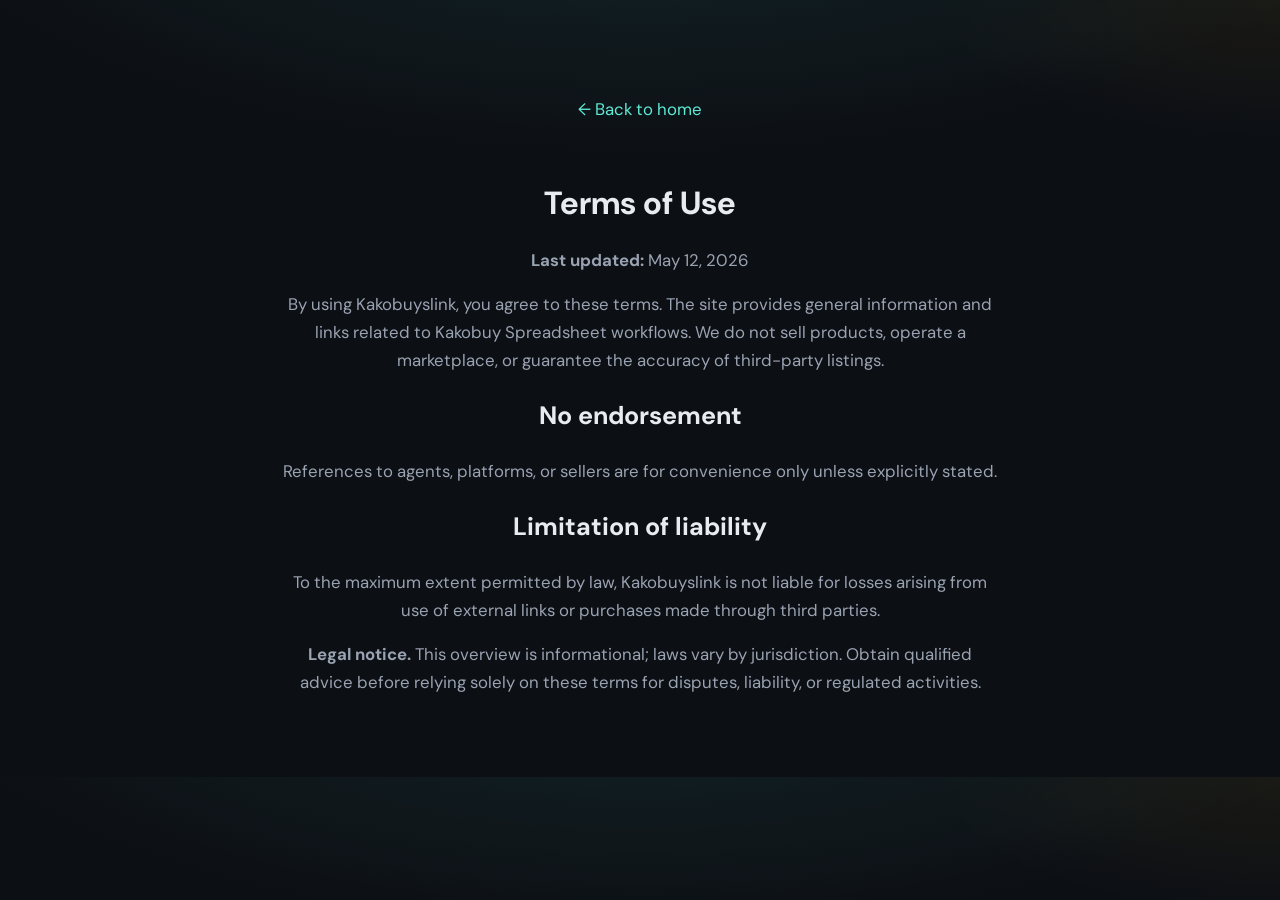
<file: terms.html>
<!DOCTYPE html>
<html lang="en">
<head>
  <meta charset="UTF-8">
  <meta name="viewport" content="width=device-width, initial-scale=1">
  <title>Terms of Use | Kakobuyslink</title>
  <meta name="description" content="Terms of use for Kakobuyslink Kakobuy Spreadsheet resource site.">
  <link rel="canonical" href="https://kakobuyslink.com/terms.html">
  <link rel="icon" type="image/png" href="assets/img/logo-icon.png">
  <link rel="apple-touch-icon" href="assets/img/apple-touch-icon.png">
  <link rel="preconnect" href="https://fonts.googleapis.com">
  <link rel="preconnect" href="https://fonts.gstatic.com" crossorigin>
  <link href="https://fonts.googleapis.com/css2?family=DM+Sans:wght@400;600;700&display=swap" rel="stylesheet">
  <link rel="stylesheet" href="assets/css/style.css">
  <style>
    .legal { padding: 6rem 0 4rem; max-width: 720px; margin: 0 auto; width: 92vw; }
    .legal h1 { font-size: 2rem; margin-bottom: 1rem; }
    .legal p, .legal li { color: var(--muted); }
    .legal a { color: var(--accent); }
    .back { display: inline-block; margin-bottom: 2rem; color: var(--accent); text-decoration: none; }
  </style>
</head>
<body>
  <main class="legal">
    <a class="back" href="/">← Back to home</a>
    <h1>Terms of Use</h1>
    <p><strong>Last updated:</strong> May 12, 2026</p>
    <p>By using Kakobuyslink, you agree to these terms. The site provides general information and links related to Kakobuy Spreadsheet workflows. We do not sell products, operate a marketplace, or guarantee the accuracy of third-party listings.</p>
    <h2>No endorsement</h2>
    <p>References to agents, platforms, or sellers are for convenience only unless explicitly stated.</p>
    <h2>Limitation of liability</h2>
    <p>To the maximum extent permitted by law, Kakobuyslink is not liable for losses arising from use of external links or purchases made through third parties.</p>
    <p><strong>Legal notice.</strong> This overview is informational; laws vary by jurisdiction. Obtain qualified advice before relying solely on these terms for disputes, liability, or regulated activities.</p>
  </main>
</body>
</html>
</file>
<file: assets/css/style.css>
/* Kakobuyslink — Kakobuy Spreadsheet landing */
:root {
  --bg: #0c0f14;
  --bg-elevated: #121722;
  --border: rgba(255, 255, 255, 0.08);
  --text: #e8ecf1;
  --muted: #9aa3b2;
  --accent: #5eead4;
  --accent-dim: rgba(94, 234, 212, 0.15);
  --warning: #fbbf24;
  --font-sans: "DM Sans", system-ui, sans-serif;
  --font-serif: "Instrument Serif", Georgia, serif;
  --radius: 14px;
  --shadow: 0 24px 80px rgba(0, 0, 0, 0.45);
}

*,
*::before,
*::after {
  box-sizing: border-box;
}

html {
  scroll-behavior: smooth;
  scroll-padding-top: 5rem;
}

body {
  margin: 0;
  font-family: var(--font-sans);
  font-size: 1.05rem;
  line-height: 1.65;
  color: var(--text);
  background: var(--bg);
  background-image:
    radial-gradient(ellipse 120% 80% at 50% -20%, rgba(94, 234, 212, 0.12), transparent 50%),
    radial-gradient(ellipse 60% 40% at 100% 0%, rgba(251, 191, 36, 0.06), transparent 45%);
}

.visually-hidden {
  position: absolute;
  width: 1px;
  height: 1px;
  padding: 0;
  margin: -1px;
  overflow: hidden;
  clip: rect(0, 0, 0, 0);
  white-space: nowrap;
  border: 0;
}

.skip-link {
  position: absolute;
  left: -9999px;
  top: 0;
  z-index: 100;
  padding: 0.75rem 1rem;
  background: var(--accent);
  color: var(--bg);
  font-weight: 600;
}

.skip-link:focus {
  left: 1rem;
  top: 1rem;
}

.wrap {
  width: min(1120px, 92vw);
  margin-inline: auto;
}

.wrap.narrow {
  width: min(720px, 92vw);
}

/* Homepage copy — headings, paragraphs, and CTAs centered */
main {
  text-align: center;
}

main .content-list {
  display: inline-block;
  text-align: left;
  margin-inline: auto;
  vertical-align: top;
}

.page-guides main,
.page-spreadsheet main,
.page-news main,
.page-contact main {
  text-align: left;
}

.page-guides .guides-quick,
.page-spreadsheet .spreadsheet-quick,
.page-news .news-quick,
.page-contact .contact-quick {
  text-align: center;
}

.page-guides .guides-quick .guides-intro,
.page-spreadsheet .spreadsheet-quick .spreadsheet-intro,
.page-news .news-quick .news-lede,
.page-contact .contact-quick .contact-lede {
  text-align: center;
}

.page-guides main .content-list,
.page-spreadsheet main .content-list,
.page-news main .content-list,
.page-contact main .content-list {
  display: block;
  margin-inline: unset;
}

.page-guides .guides-outro,
.page-spreadsheet .spreadsheet-outro,
.page-news .news-outro,
.page-contact .contact-foot {
  text-align: center;
}

.guides-reading-lead {
  margin: 0 0 1.75rem;
  color: var(--muted);
  line-height: 1.7;
}

.guides-section-title {
  font-family: var(--font-serif);
  font-size: clamp(1.5rem, 2.5vw, 2rem);
  font-weight: 400;
  margin: 0 0 0.85rem;
  line-height: 1.25;
}

.guides-reading .guides-section-title,
.spreadsheet-reading .guides-section-title,
.news-reading .guides-section-title,
.contact-reading .guides-section-title {
  text-align: center;
}

.guide-topic-title {
  font-family: var(--font-sans);
  font-size: 1rem;
  font-weight: 700;
  margin: 0 0 0.75rem;
  color: var(--accent);
}



.guides-policy-note {
  margin: 2rem 0 0;
  padding-top: 1.25rem;
  border-top: 1px solid var(--border);
  font-size: 0.9rem;
  color: var(--muted);
  line-height: 1.65;
}

.page-guides .guides-quick .section-cta,
.page-spreadsheet .spreadsheet-quick .section-cta,
.page-news .news-quick .section-cta,
.page-contact .contact-quick .section-cta {
  display: flex;
  flex-wrap: wrap;
  gap: 0.75rem;
  justify-content: center;
  align-items: center;
}

.page-guides .guides-outro .section-cta,
.page-spreadsheet .spreadsheet-outro .section-cta,
.page-news .news-outro .section-cta,
.page-contact .contact-foot .section-cta {
  display: flex;
  flex-wrap: wrap;
  gap: 0.75rem;
  justify-content: center;
  align-items: center;
}

.spreadsheet-intro {
  margin: 0 auto 1rem;
  max-width: 42rem;
  color: var(--muted);
  line-height: 1.75;
}

.spreadsheet-pull-list {
  margin: 1rem auto 1.5rem;
  max-width: 36rem;
  text-align: left;
  padding-left: 1.35rem;
  color: var(--muted);
}

.spreadsheet-pull-list li + li {
  margin-top: 0.35rem;
}

.page-spreadsheet .spreadsheet-quick .spreadsheet-pull-list {
  margin-inline: auto;
}

.spreadsheet-archetype-grid {
  display: grid;
  grid-template-columns: repeat(auto-fill, minmax(240px, 1fr));
  gap: 1rem;
  margin: 1.5rem 0 0;
}

.archetype-card {
  background: var(--bg-elevated);
  border: 1px solid var(--border);
  border-radius: 12px;
  padding: 1.15rem 1.2rem;
  text-align: left;
  transition:
    border-color 0.18s ease,
    transform 0.18s ease;
}

.archetype-card:hover {
  border-color: rgba(94, 234, 212, 0.3);
  transform: translateY(-2px);
}

.archetype-card h3 {
  margin: 0 0 0.35rem;
  font-size: 1rem;
  font-weight: 600;
  color: var(--text);
}

.archetype-meta {
  font-size: 0.78rem;
  font-weight: 600;
  letter-spacing: 0.04em;
  text-transform: uppercase;
  color: var(--accent);
  margin: 0 0 0.5rem;
}

.archetype-card p {
  margin: 0;
  font-size: 0.88rem;
  color: var(--muted);
  line-height: 1.55;
}

.spreadsheet-faq details {
  margin: 0;
  padding: 1rem 1.15rem;
  border: 1px solid var(--border);
  border-radius: 10px;
  background: var(--bg-elevated);
  text-align: left;
}

.spreadsheet-faq details + details {
  margin-top: 0.65rem;
}

.spreadsheet-faq summary {
  cursor: pointer;
  font-weight: 600;
  color: var(--text);
  list-style-position: outside;
}

.spreadsheet-faq details[open] summary {
  margin-bottom: 0.5rem;
  color: var(--accent);
}

.spreadsheet-faq details p {
  margin: 0;
  font-size: 0.95rem;
  color: var(--muted);
  line-height: 1.6;
}

.spreadsheet-footnote {
  margin: 2rem 0 0;
  padding-top: 1.25rem;
  border-top: 1px solid var(--border);
  font-size: 0.88rem;
  color: var(--muted);
  line-height: 1.65;
}

.spreadsheet-footnote--inline {
  margin-top: 1.75rem;
  padding-top: 0;
  border-top: none;
}

.page-spreadsheet .spreadsheet-outro .spreadsheet-pull-list {
  display: inline-block;
  text-align: left;
}

.page-spreadsheet .spreadsheet-outro .spreadsheet-outro-notes {
  margin-top: 1.75rem;
}

.page-spreadsheet .spreadsheet-outro .spreadsheet-outro-disclaimer {
  border-top: 1px solid var(--border);
  padding-top: 1.25rem;
  margin-top: 1.5rem;
  max-width: 40rem;
  margin-inline: auto;
  text-align: left;
}

.spreadsheet-archetypes-lead {
  margin-bottom: 0.5rem;
}

.spreadsheet-hot-filters {
  text-align: center;
  margin: 0 auto 0.25rem;
  max-width: 40rem;
}

.news-lede {
  margin: 0 auto 1rem;
  max-width: 40rem;
  color: var(--muted);
  line-height: 1.75;
}

.news-bulletin .news-kicker {
  margin: 0 0 0.4rem;
  font-size: 0.72rem;
  font-weight: 600;
  letter-spacing: 0.08em;
  text-transform: uppercase;
  color: var(--accent);
}

.news-bulletin h3 {
  margin: 0 0 0.6rem;
  font-size: 1.08rem;
  font-weight: 600;
  color: var(--text);
  font-family: var(--font-sans);
}

.news-bulletin p {
  margin: 0;
  font-size: 0.95rem;
  color: var(--muted);
  line-height: 1.6;
}

.news-bulletin p + p {
  margin-top: 0.65rem;
}

.news-footnote {
  margin: 2rem auto 0;
  max-width: 36rem;
  font-size: 0.88rem;
  color: var(--muted);
  line-height: 1.65;
  text-align: center;
}

.contact-lede {
  margin: 0 auto 1.25rem;
  max-width: 40rem;
  color: var(--muted);
  line-height: 1.75;
}

.contact-lede-tight {
  margin-bottom: 0;
}

.contact-reading .guides-section-title {
  text-align: center;
}

.contact-methods-grid {
  display: grid;
  grid-template-columns: repeat(auto-fill, minmax(260px, 1fr));
  gap: 1rem;
  margin-top: 1.5rem;
}

.contact-channel-card {
  padding: 1.35rem 1.35rem 1.5rem;
  border-radius: var(--radius);
  border: 1px solid var(--border);
  background: var(--bg-elevated);
  text-align: left;
}

.contact-channel-label {
  margin: 0 0 0.5rem;
  font-size: 0.72rem;
  font-weight: 700;
  letter-spacing: 0.08em;
  text-transform: uppercase;
  color: var(--accent);
}

.contact-channel-card h3 {
  margin: 0 0 0.65rem;
  font-size: 1.05rem;
  font-weight: 600;
}

.contact-channel-card p {
  margin: 0 0 1rem;
  font-size: 0.92rem;
  color: var(--muted);
  line-height: 1.55;
}

.contact-channel-card .btn {
  width: fit-content;
}

.contact-hub-panel {
  margin: 0;
  padding: 1.25rem 1.5rem;
  border-radius: var(--radius);
  border: 1px solid var(--border);
  background: rgba(94, 234, 212, 0.04);
  color: var(--muted);
  font-size: 0.95rem;
  line-height: 1.6;
}

.contact-hub-panel strong {
  color: var(--text);
}

.contact-scope-list {
  margin: 1rem auto 0;
  max-width: 34rem;
  font-size: 0.93rem;
  color: var(--muted);
}

.contact-scope-list ul {
  margin: 0.5rem 0 0;
  padding-left: 1.2rem;
  text-align: left;
}

.contact-scope-list li + li {
  margin-top: 0.35rem;
}

.contact-telegram-note {
  margin: 0.75rem 0 0;
  font-size: 0.8rem;
  color: var(--muted);
  opacity: 0.9;
}

.contact-telegram-cta-btn {
  gap: 0.5rem;
}

.contact-telegram-cta-btn .contact-telegram-cta-mark {
  display: block;
  flex-shrink: 0;
  width: 1.12em;
  height: 1.12em;
  color: #2aabee;
}

.contact-channel-card code {
  font-size: 0.85em;
  padding: 0.1rem 0.32rem;
  border-radius: 4px;
  background: rgba(0, 0, 0, 0.35);
  color: var(--warning);
}

/* Header */
.site-header {
  position: sticky;
  top: 0;
  z-index: 50;
  border-bottom: 1px solid var(--border);
  background: rgba(12, 15, 20, 0.85);
  backdrop-filter: blur(12px);
  overflow: visible;
}

.header-inner {
  display: flex;
  align-items: center;
  justify-content: space-between;
  gap: 1rem;
  padding: 0.85rem 0;
  position: relative;
}

.logo {
  display: flex;
  align-items: center;
  gap: 0.6rem;
  text-decoration: none;
  color: var(--text);
  font-weight: 700;
  letter-spacing: -0.02em;
  min-width: 0;
  flex-shrink: 1;
}

.logo-text {
  font-size: clamp(0.8rem, 2.6vw, 1.02rem);
  line-height: 1.2;
}

.logo .logo-wordmark + .logo-text {
  margin-left: 0.35em;
}

.logo-mark {
  display: block;
  width: 2.25rem;
  height: 2.25rem;
  border-radius: 10px;
  object-fit: cover;
  flex-shrink: 0;
  box-shadow: 0 1px 0 rgba(255, 255, 255, 0.08);
}

.logo-mark.logo-wordmark {
  width: auto;
  height: clamp(1.45rem, 3.9vw, 1.95rem);
  max-width: min(200px, 46vw);
  border-radius: 6px;
  object-fit: contain;
  box-shadow: none;
}

.nav-toggle {
  display: none;
  width: 44px;
  height: 44px;
  border: 1px solid var(--border);
  border-radius: 10px;
  background: var(--bg-elevated);
  cursor: pointer;
  position: relative;
}

.nav-toggle-bar,
.nav-toggle-bar::before,
.nav-toggle-bar::after {
  display: block;
  width: 20px;
  height: 2px;
  background: var(--text);
  border-radius: 1px;
  position: absolute;
  left: 50%;
  transform: translateX(-50%);
  transition: transform 0.2s, opacity 0.2s;
}

.nav-toggle-bar {
  top: 50%;
  margin-top: -1px;
}

.nav-toggle-bar::before,
.nav-toggle-bar::after {
  content: "";
}

.nav-toggle-bar::before {
  top: -6px;
}

.nav-toggle-bar::after {
  top: 6px;
}

.nav-primary {
  list-style: none;
  margin: 0;
  padding: 0;
  display: flex;
  flex-wrap: wrap;
  align-items: center;
  gap: 0.35rem 1.25rem;
}

.site-nav a {
  color: var(--muted);
  text-decoration: none;
  font-size: 0.95rem;
  font-weight: 500;
}

.site-nav a:hover,
.site-nav a:focus-visible {
  color: var(--text);
}

.site-nav a[aria-current="page"] {
  color: var(--text);
}

.nav-item-has-sub {
  position: relative;
}

.nav-parent {
  display: inline-flex;
  align-items: center;
  gap: 0.15rem;
  white-space: nowrap;
}

.nav-chevron {
  display: inline-block;
  width: 0;
  height: 0;
  border-left: 4px solid transparent;
  border-right: 4px solid transparent;
  border-top: 5px solid currentColor;
  margin-top: 2px;
  opacity: 0.75;
}

.nav-sub {
  list-style: none;
  margin: 0;
  padding: 0.4rem 0;
  position: absolute;
  left: 0;
  top: 100%;
  margin-top: 0.15rem;
  min-width: 220px;
  background: var(--bg-elevated);
  border: 1px solid var(--border);
  border-radius: 12px;
  box-shadow: var(--shadow);
  z-index: 60;
  opacity: 0;
  visibility: hidden;
  transform: translateY(6px);
  transition: opacity 0.18s ease, transform 0.18s ease, visibility 0.18s;
}

.nav-sub::before {
  content: "";
  position: absolute;
  top: -12px;
  left: -10px;
  right: -10px;
  height: 14px;
}

.nav-item-has-sub:hover .nav-sub,
.nav-item-has-sub:focus-within .nav-sub {
  opacity: 1;
  visibility: visible;
  transform: translateY(0);
}

.nav-sub a {
  display: block;
  padding: 0.45rem 1rem;
  font-size: 0.9rem;
  color: var(--muted);
}

.nav-sub a:hover,
.nav-sub a:focus-visible {
  color: var(--accent);
  background: rgba(94, 234, 212, 0.06);
}

.nav-guides h1,
.nav-guides h2,
.nav-news h2 {
  font-family: var(--font-serif);
  font-size: clamp(1.5rem, 2.5vw, 1.85rem);
  font-weight: 400;
  margin: 0 0 0.75rem;
}

.guides-intro {
  margin: 0;
  color: var(--muted);
  line-height: 1.75;
}

.guides-intro a {
  color: var(--accent);
  text-decoration: none;
  font-weight: 500;
  white-space: nowrap;
}

.guides-intro a:hover,
.guides-intro a:focus-visible {
  text-decoration: underline;
}

.muted-p {
  margin: 0;
  color: var(--muted);
}

/* Hero */
.hero {
  padding: clamp(3rem, 8vw, 5.5rem) 0 4rem;
}

.hero-grid {
  display: grid;
  grid-template-columns: 1.1fr 0.9fr;
  gap: clamp(2rem, 5vw, 4rem);
  align-items: center;
}

@media (max-width: 900px) {
  .hero-grid {
    grid-template-columns: 1fr;
  }
}

.eyebrow {
  font-size: 0.8rem;
  text-transform: uppercase;
  letter-spacing: 0.12em;
  color: var(--accent);
  font-weight: 600;
  margin: 0 0 0.75rem;
}

.hero h1 {
  font-family: var(--font-serif);
  font-size: clamp(2.25rem, 5vw, 3.35rem);
  font-weight: 400;
  line-height: 1.15;
  margin: 0 0 1rem;
  letter-spacing: -0.02em;
}

.hero h1 em {
  font-style: italic;
  color: var(--accent);
}

/* Hero — lit-style single column */
.hero-lit {
  padding: clamp(2.5rem, 7vw, 4.5rem) 0 3rem;
  text-align: center;
}

.hero-lit-inner {
  max-width: 46rem;
  margin-inline: auto;
}

.hero-tagline {
  font-family: var(--font-serif);
  font-size: clamp(1.75rem, 4vw, 2.5rem);
  font-weight: 400;
  font-style: italic;
  color: var(--accent);
  margin: 0 0 1rem;
  line-height: 1.2;
}

.hero-title {
  font-family: var(--font-serif);
  font-size: clamp(1.35rem, 3vw, 1.85rem);
  font-weight: 400;
  line-height: 1.3;
  margin: 0 0 1.25rem;
  letter-spacing: -0.02em;
  color: var(--text);
}

.hero-lit .hero-cta-line {
  margin: 0 0 1.5rem;
}

.hero-lead {
  margin: 0;
  color: var(--muted);
  font-size: 1.02rem;
  line-height: 1.7;
}

.hero-lead strong {
  color: var(--text);
}

.lead {
  color: var(--muted);
  margin: 0 0 1.5rem;
  max-width: 38rem;
}

.lead strong {
  color: var(--text);
}

.hero-actions {
  display: flex;
  flex-wrap: wrap;
  gap: 0.75rem;
  margin-bottom: 1.75rem;
}

.btn {
  display: inline-flex;
  align-items: center;
  justify-content: center;
  padding: 0.75rem 1.35rem;
  border-radius: 999px;
  font-weight: 600;
  font-size: 0.95rem;
  text-decoration: none;
  border: 1px solid transparent;
  cursor: pointer;
  transition: transform 0.15s, box-shadow 0.15s, background 0.15s;
}

.btn:active {
  transform: scale(0.98);
}

.btn-primary {
  background: linear-gradient(145deg, #5eead4, #2dd4bf);
  color: #042f2e;
  box-shadow: 0 8px 32px rgba(45, 212, 191, 0.35);
}

.btn-primary:hover,
.btn-primary:focus-visible {
  box-shadow: 0 12px 40px rgba(45, 212, 191, 0.45);
}

.btn-ghost {
  border-color: var(--border);
  color: var(--text);
  background: transparent;
}

.btn-ghost:hover,
.btn-ghost:focus-visible {
  border-color: rgba(255, 255, 255, 0.2);
  background: var(--bg-elevated);
}

.hero-stats {
  list-style: none;
  margin: 0;
  padding: 0;
  display: grid;
  gap: 0.5rem;
  color: var(--muted);
  font-size: 0.92rem;
}

.hero-stats strong {
  color: var(--text);
}

/* Sheet preview */
.hero-panel {
  position: relative;
}

.sheet-preview {
  position: relative;
  background: var(--bg-elevated);
  border: 1px solid var(--border);
  border-radius: var(--radius);
  padding: 1.25rem;
  box-shadow: var(--shadow);
  overflow: hidden;
}

.sheet-row {
  display: grid;
  grid-template-columns: 1.4fr 0.7fr 0.5fr 0.6fr;
  gap: 0.5rem;
  padding: 0.55rem 0.35rem;
  font-size: 0.82rem;
  color: var(--muted);
  border-bottom: 1px solid var(--border);
  align-items: center;
}

.sheet-head {
  font-weight: 600;
  color: var(--text);
  text-transform: uppercase;
  font-size: 0.7rem;
  letter-spacing: 0.06em;
}

.sheet-row:last-of-type {
  border-bottom: none;
}

.pill {
  display: inline-block;
  padding: 0.2rem 0.5rem;
  border-radius: 6px;
  background: var(--accent-dim);
  color: var(--accent);
  font-size: 0.72rem;
  font-weight: 600;
  text-align: center;
}

.sheet-glow {
  position: absolute;
  inset: auto -20% -40% -20%;
  height: 60%;
  background: radial-gradient(ellipse at center, rgba(94, 234, 212, 0.2), transparent 70%);
  pointer-events: none;
}

/* Sections */
.section {
  padding: clamp(3rem, 6vw, 4.5rem) 0;
}

.section-alt {
  background: rgba(255, 255, 255, 0.02);
  border-block: 1px solid var(--border);
}

.section h2 {
  font-family: var(--font-serif);
  font-size: clamp(1.75rem, 3vw, 2.25rem);
  font-weight: 400;
  margin: 0 0 0.75rem;
}

.section-intro {
  color: var(--muted);
  max-width: 52rem;
  margin: 0 0 2rem;
}

.home-stat-strip {
  display: flex;
  flex-wrap: wrap;
  justify-content: center;
  gap: 1.75rem 2.5rem;
  margin: 0 0 2rem;
  padding: 1.35rem 1.25rem;
  border: 1px solid var(--border);
  border-radius: var(--radius);
  background: var(--bg-elevated);
}

.home-stat {
  text-align: center;
  min-width: 7.5rem;
}

.home-stat-n {
  display: block;
  font-family: var(--font-serif);
  font-size: clamp(1.5rem, 3vw, 2rem);
  font-weight: 400;
  line-height: 1.15;
  color: var(--accent);
}

.home-stat-l {
  display: block;
  margin-top: 0.3rem;
  font-size: 0.8rem;
  color: var(--muted);
  max-width: 11rem;
  margin-inline: auto;
}

.home-value-grid {
  margin-top: 0.35rem;
}

.home-indie-copy {
  margin: 0;
}

.home-inline-list.content-list {
  text-align: left;
}

.home-faq-block .home-faq {
  margin-top: 0.5rem;
  text-align: left;
}

.home-faq details {
  padding: 1rem 1.15rem;
  border: 1px solid var(--border);
  border-radius: 10px;
  background: var(--bg-elevated);
}

.home-faq details + details {
  margin-top: 0.65rem;
}

.home-faq summary {
  cursor: pointer;
  font-weight: 600;
  color: var(--text);
  list-style-position: outside;
}

.home-faq details[open] summary {
  margin-bottom: 0.5rem;
  color: var(--accent);
}

.home-faq details p {
  margin: 0;
  font-size: 0.95rem;
  color: var(--muted);
  line-height: 1.6;
}

.section-ultimate {
  text-align: center;
}

.section-ultimate h2 {
  margin-bottom: 1.25rem;
}

.section-cta {
  margin: 0;
}

.section-cta-inline {
  margin: 0 0 1.25rem;
}

.content-list {
  margin: 0.5rem 0 1.25rem;
  padding-left: 1.35rem;
  color: var(--muted);
}

.content-list li + li {
  margin-top: 0.35rem;
}

.section-categories .category-grid {
  margin-top: 1.5rem;
}

.section-categories a.cat-tile {
  text-decoration: none;
  color: inherit;
}

.cat-tile {
  display: flex;
  flex-direction: column;
  align-items: center;
  justify-content: center;
  gap: 0.15rem;
  min-height: 0;
  text-align: center;
  transition:
    background 0.18s ease,
    transform 0.18s ease,
    border-color 0.18s ease;
}

.section-categories .wrap > h2 {
  color: var(--text);
}

.section-categories .category-footnote {
  color: var(--muted);
}

.section-categories .category-footnote strong {
  color: var(--text);
}

.section-categories .cat-tile {
  align-items: stretch;
  background: var(--bg-elevated);
  border: 1px solid var(--border);
  border-radius: 12px;
  padding: 0.75rem 0.65rem 0.85rem;
  gap: 0.55rem;
}

.section-categories .cat-tile:hover {
  border-color: rgba(94, 234, 212, 0.35);
  background: rgba(255, 255, 255, 0.03);
  transform: translateY(-2px);
}

.section-categories .cat-tile-thumb {
  display: block;
  width: 100%;
  height: auto;
  aspect-ratio: 1;
  object-fit: contain;
  flex-shrink: 0;
}

.cat-tile h3 {
  margin: 0;
  font-size: 0.8rem;
  font-weight: 600;
  text-transform: uppercase;
  letter-spacing: 0.06em;
  color: var(--text);
}

.category-footnote {
  margin-top: 1.75rem;
  font-size: 0.95rem;
  line-height: 1.55;
  text-align: center;
  max-width: 36rem;
  margin-inline: auto;
}

.why-block {
  margin-top: 2.25rem;
  padding-top: 2rem;
  border-top: 1px solid var(--border);
}

.why-block:first-of-type {
  margin-top: 1rem;
  padding-top: 0;
  border-top: none;
}

.why-block h3 {
  font-size: 1.15rem;
  font-weight: 600;
  margin: 0 0 0.65rem;
}

.why-block > p {
  margin: 0 0 0.75rem;
  color: var(--muted);
}

.steps-section h2 {
  margin-bottom: 2rem;
}

.step-card {
  background: var(--bg);
  border: 1px solid var(--border);
  border-radius: var(--radius);
  padding: 1.5rem 1.65rem;
  margin-bottom: 1rem;
}

.step-card:last-child {
  margin-bottom: 0;
}

.step-num {
  font-size: 1.1rem;
  font-weight: 700;
  margin: 0 0 0.75rem;
  color: var(--accent);
}

.step-card p {
  margin: 0 0 0.75rem;
  color: var(--muted);
}

.step-card p:last-child {
  margin-bottom: 0;
}

.agent-note {
  padding-top: 2rem;
  padding-bottom: 2rem;
}

.agent-note-text {
  margin: 0;
  padding: 1.25rem 1.5rem;
  border-radius: var(--radius);
  border: 1px solid var(--border);
  background: var(--bg-elevated);
  color: var(--muted);
  font-size: 0.98rem;
}

.agent-note-text strong {
  color: var(--text);
}

.section-final-cta {
  text-align: center;
}

.section-final-cta h2 {
  margin-bottom: 0.75rem;
}

.section-final-cta > .wrap.narrow > p:not(.section-cta):not(.disclaimer) {
  color: var(--muted);
  margin: 0 0 1rem;
}

.closing-summary,
.disclaimer {
  font-size: 0.95rem;
  line-height: 1.65;
}

.closing-summary {
  margin: 2rem 0 1rem !important;
  color: var(--muted) !important;
}

.disclaimer {
  margin: 0 !important;
  padding-top: 1.25rem;
  border-top: 1px solid var(--border);
  color: var(--muted);
  font-size: 0.88rem;
}

.cta-card {
  background: var(--bg-elevated);
  border: 1px solid var(--border);
  border-radius: var(--radius);
  padding: 1.75rem;
}

.cta-card-title {
  font-weight: 700;
  margin: 0 0 0.5rem;
}

.cta-card code {
  font-size: 0.88em;
  padding: 0.1rem 0.35rem;
  border-radius: 6px;
  background: rgba(0, 0, 0, 0.35);
  color: var(--warning);
}

.cta-card .btn {
  margin-top: 1.25rem;
}

/* Categories */
.category-grid {
  display: grid;
  grid-template-columns: repeat(auto-fill, minmax(160px, 1fr));
  gap: 1rem;
}

.cat-card {
  background: var(--bg-elevated);
  border: 1px solid var(--border);
  border-radius: 12px;
  padding: 1.15rem 1.25rem;
  transition: border-color 0.15s, transform 0.15s;
}

.cat-card:hover {
  border-color: rgba(94, 234, 212, 0.35);
  transform: translateY(-2px);
}

.cat-card h3 {
  margin: 0 0 0.35rem;
  font-size: 1rem;
  font-weight: 600;
}

.cat-card p {
  margin: 0;
  font-size: 0.85rem;
  color: var(--muted);
}

/* Split */
.split {
  display: grid;
  grid-template-columns: 1fr min(320px, 100%);
  gap: 2.5rem;
  align-items: start;
}

@media (max-width: 800px) {
  .split {
    grid-template-columns: 1fr;
  }
}

.aside-card {
  background: var(--bg-elevated);
  border: 1px solid var(--border);
  border-radius: var(--radius);
  padding: 1.5rem;
}

.aside-card h3 {
  margin: 0 0 1rem;
  font-size: 1rem;
}

.checklist {
  margin: 0;
  padding-left: 1.2rem;
  color: var(--muted);
  font-size: 0.92rem;
}

.checklist li + li {
  margin-top: 0.5rem;
}

/* Features */
.feature-grid {
  display: grid;
  grid-template-columns: repeat(auto-fill, minmax(240px, 1fr));
  gap: 1.25rem;
}

.feature {
  padding: 1.25rem;
  border-radius: 12px;
  border: 1px solid var(--border);
  background: var(--bg);
}

.feature h3 {
  margin: 0 0 0.5rem;
  font-size: 1.05rem;
}

.feature p {
  margin: 0;
  color: var(--muted);
  font-size: 0.92rem;
}

/* Steps */
.steps {
  margin: 0;
  padding-left: 1.25rem;
  max-width: 40rem;
  color: var(--muted);
}

.steps li + li {
  margin-top: 0.75rem;
}

.steps strong {
  color: var(--text);
}

/* Guides */
.guide-list {
  list-style: none;
  margin: 0;
  padding: 0;
  display: grid;
  gap: 0.65rem;
}

.guide-list a {
  display: block;
  padding: 0.85rem 1rem;
  border-radius: 10px;
  border: 1px solid var(--border);
  background: var(--bg);
  color: var(--text);
  text-decoration: none;
  font-weight: 500;
}

.guide-list a:hover,
.guide-list a:focus-visible {
  border-color: rgba(94, 234, 212, 0.4);
  color: var(--accent);
}

.contact a {
  color: var(--accent);
}

/* Footer */
.site-footer {
  padding: 2.5rem 0 2rem;
  border-top: 1px solid var(--border);
  text-align: center;
}

.footer-grid {
  display: flex;
  flex-wrap: wrap;
  flex-direction: column;
  justify-content: center;
  align-items: center;
  gap: 1.5rem;
}

.footer-brand {
  font-weight: 700;
  margin: 0 0 0.5rem;
}

.footer-brand a {
  color: var(--text);
  text-decoration: none;
}

.footer-brand a:hover {
  color: var(--accent);
}

.footer-note {
  margin: 0;
  color: var(--muted);
  font-size: 0.9rem;
  max-width: 28rem;
  margin-inline: auto;
}

.footer-note a {
  color: var(--text);
  text-decoration: none;
  font-weight: 600;
}

.footer-note a:hover {
  color: var(--accent);
}

.copyright a {
  color: var(--muted);
  text-decoration: none;
}

.copyright a:hover {
  color: var(--accent);
}

.footer-links {
  display: flex;
  flex-wrap: wrap;
  justify-content: center;
  gap: 1.25rem;
}

.footer-links a {
  color: var(--muted);
  text-decoration: none;
  font-size: 0.9rem;
}

.footer-links a:hover {
  color: var(--accent);
}

.copyright {
  text-align: center;
  margin: 2rem 0 0;
  font-size: 0.82rem;
  color: var(--muted);
}

/* Mobile nav */
@media (max-width: 768px) {
  .nav-toggle {
    display: block;
  }

  .site-nav {
    position: absolute;
    left: 0;
    right: 0;
    top: 100%;
    background: var(--bg);
    border-bottom: 1px solid var(--border);
    max-height: 0;
    overflow: hidden;
    transition: max-height 0.28s ease;
  }

  .site-nav.is-open {
    max-height: min(90vh, 720px);
    overflow-y: auto;
  }

  .nav-primary {
    flex-direction: column;
    align-items: stretch;
    padding: 1rem 4vw 1.25rem;
    gap: 0.35rem;
  }

  .site-nav a.nav-parent,
  .site-nav .nav-primary > li > a:not(.nav-parent) {
    display: block;
    padding: 0.5rem 0;
  }

  .nav-item-has-sub {
    position: static;
  }

  .nav-sub {
    position: static;
    opacity: 1;
    visibility: visible;
    transform: none;
    min-width: 0;
    margin: 0.15rem 0 0.5rem 0.35rem;
    padding: 0.15rem 0 0.25rem 0.85rem;
    border: none;
    border-left: 1px solid var(--border);
    border-radius: 0;
    box-shadow: none;
    background: transparent;
  }

  .nav-sub a {
    padding: 0.4rem 0;
  }

  .nav-chevron {
    margin-left: 0.35rem;
  }
}
</file>
